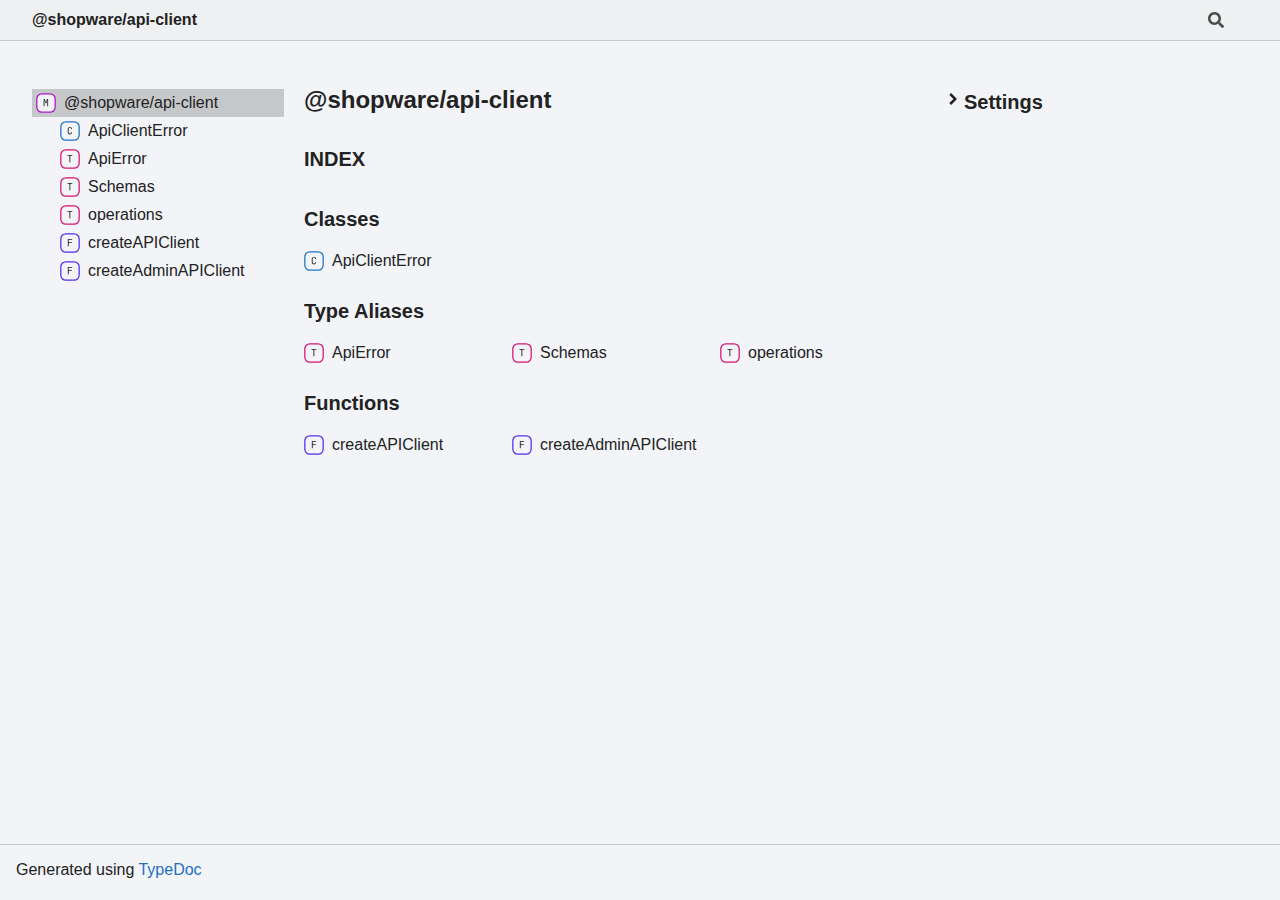
<file: modules.html>
<!DOCTYPE html><html class="default" lang="en"><head><meta charSet="utf-8"/><meta http-equiv="x-ua-compatible" content="IE=edge"/><title>@shopware/api-client</title><meta name="description" content="Documentation for @shopware/api-client"/><meta name="viewport" content="width=device-width, initial-scale=1"/><link rel="stylesheet" href="assets/style.css"/><link rel="stylesheet" href="assets/highlight.css"/><script defer src="assets/main.js"></script><script async src="assets/icons.js" id="tsd-icons-script"></script><script async src="assets/search.js" id="tsd-search-script"></script><script async src="assets/navigation.js" id="tsd-nav-script"></script></head><body><script>document.documentElement.dataset.theme = localStorage.getItem("tsd-theme") || "os";document.body.style.display="none";setTimeout(() => app?app.showPage():document.body.style.removeProperty("display"),500)</script><header class="tsd-page-toolbar"><div class="tsd-toolbar-contents container"><div class="table-cell" id="tsd-search" data-base="."><div class="field"><label for="tsd-search-field" class="tsd-widget tsd-toolbar-icon search no-caption"><svg width="16" height="16" viewBox="0 0 16 16" fill="none"><use href="assets/icons.svg#icon-search"></use></svg></label><input type="text" id="tsd-search-field" aria-label="Search"/></div><div class="field"><div id="tsd-toolbar-links"></div></div><ul class="results"><li class="state loading">Preparing search index...</li><li class="state failure">The search index is not available</li></ul><a href="index.html" class="title">@shopware/api-client</a></div><div class="table-cell" id="tsd-widgets"><a href="#" class="tsd-widget tsd-toolbar-icon menu no-caption" data-toggle="menu" aria-label="Menu"><svg width="16" height="16" viewBox="0 0 16 16" fill="none"><use href="assets/icons.svg#icon-menu"></use></svg></a></div></div></header><div class="container container-main"><div class="col-content"><div class="tsd-page-title"><h2>@shopware/api-client</h2></div><section class="tsd-panel-group tsd-index-group"><section class="tsd-panel tsd-index-panel"><h3 class="tsd-index-heading uppercase">Index</h3><section class="tsd-index-section"><h3 class="tsd-index-heading">Classes</h3><div class="tsd-index-list"><a href="classes/ApiClientError.html" class="tsd-index-link"><svg class="tsd-kind-icon" viewBox="0 0 24 24"><use href="assets/icons.svg#icon-128"></use></svg><span>Api<wbr/>Client<wbr/>Error</span></a>
</div></section><section class="tsd-index-section"><h3 class="tsd-index-heading">Type Aliases</h3><div class="tsd-index-list"><a href="types/ApiError.html" class="tsd-index-link"><svg class="tsd-kind-icon" viewBox="0 0 24 24"><use href="assets/icons.svg#icon-2097152"></use></svg><span>Api<wbr/>Error</span></a>
<a href="types/Schemas.html" class="tsd-index-link"><svg class="tsd-kind-icon" viewBox="0 0 24 24"><use href="assets/icons.svg#icon-2097152"></use></svg><span>Schemas</span></a>
<a href="types/operations.html" class="tsd-index-link"><svg class="tsd-kind-icon" viewBox="0 0 24 24"><use href="assets/icons.svg#icon-2097152"></use></svg><span>operations</span></a>
</div></section><section class="tsd-index-section"><h3 class="tsd-index-heading">Functions</h3><div class="tsd-index-list"><a href="functions/createAPIClient.html" class="tsd-index-link"><svg class="tsd-kind-icon" viewBox="0 0 24 24"><use href="assets/icons.svg#icon-64"></use></svg><span>createAPIClient</span></a>
<a href="functions/createAdminAPIClient.html" class="tsd-index-link"><svg class="tsd-kind-icon" viewBox="0 0 24 24"><use href="assets/icons.svg#icon-64"></use></svg><span>create<wbr/>AdminAPIClient</span></a>
</div></section></section></section></div><div class="col-sidebar"><div class="page-menu"><div class="tsd-navigation settings"><details class="tsd-index-accordion"><summary class="tsd-accordion-summary"><h3><svg width="20" height="20" viewBox="0 0 24 24" fill="none"><use href="assets/icons.svg#icon-chevronDown"></use></svg>Settings</h3></summary><div class="tsd-accordion-details"><div class="tsd-filter-visibility"><h4 class="uppercase">Member Visibility</h4><form><ul id="tsd-filter-options"><li class="tsd-filter-item"><label class="tsd-filter-input"><input type="checkbox" id="tsd-filter-protected" name="protected"/><svg width="32" height="32" viewBox="0 0 32 32" aria-hidden="true"><rect class="tsd-checkbox-background" width="30" height="30" x="1" y="1" rx="6" fill="none"></rect><path class="tsd-checkbox-checkmark" d="M8.35422 16.8214L13.2143 21.75L24.6458 10.25" stroke="none" stroke-width="3.5" stroke-linejoin="round" fill="none"></path></svg><span>Protected</span></label></li><li class="tsd-filter-item"><label class="tsd-filter-input"><input type="checkbox" id="tsd-filter-private" name="private"/><svg width="32" height="32" viewBox="0 0 32 32" aria-hidden="true"><rect class="tsd-checkbox-background" width="30" height="30" x="1" y="1" rx="6" fill="none"></rect><path class="tsd-checkbox-checkmark" d="M8.35422 16.8214L13.2143 21.75L24.6458 10.25" stroke="none" stroke-width="3.5" stroke-linejoin="round" fill="none"></path></svg><span>Private</span></label></li><li class="tsd-filter-item"><label class="tsd-filter-input"><input type="checkbox" id="tsd-filter-inherited" name="inherited" checked/><svg width="32" height="32" viewBox="0 0 32 32" aria-hidden="true"><rect class="tsd-checkbox-background" width="30" height="30" x="1" y="1" rx="6" fill="none"></rect><path class="tsd-checkbox-checkmark" d="M8.35422 16.8214L13.2143 21.75L24.6458 10.25" stroke="none" stroke-width="3.5" stroke-linejoin="round" fill="none"></path></svg><span>Inherited</span></label></li><li class="tsd-filter-item"><label class="tsd-filter-input"><input type="checkbox" id="tsd-filter-external" name="external"/><svg width="32" height="32" viewBox="0 0 32 32" aria-hidden="true"><rect class="tsd-checkbox-background" width="30" height="30" x="1" y="1" rx="6" fill="none"></rect><path class="tsd-checkbox-checkmark" d="M8.35422 16.8214L13.2143 21.75L24.6458 10.25" stroke="none" stroke-width="3.5" stroke-linejoin="round" fill="none"></path></svg><span>External</span></label></li></ul></form></div><div class="tsd-theme-toggle"><h4 class="uppercase">Theme</h4><select id="tsd-theme"><option value="os">OS</option><option value="light">Light</option><option value="dark">Dark</option></select></div></div></details></div></div><div class="site-menu"><nav class="tsd-navigation"><a href="modules.html" class="current"><svg class="tsd-kind-icon" viewBox="0 0 24 24"><use href="assets/icons.svg#icon-1"></use></svg><span>@shopware/api-client</span></a><ul class="tsd-small-nested-navigation" id="tsd-nav-container" data-base="."><li>Loading...</li></ul></nav></div></div></div><footer><p class="tsd-generator">Generated using <a href="https://typedoc.org/" target="_blank">TypeDoc</a></p></footer><div class="overlay"></div></body></html>
</file>
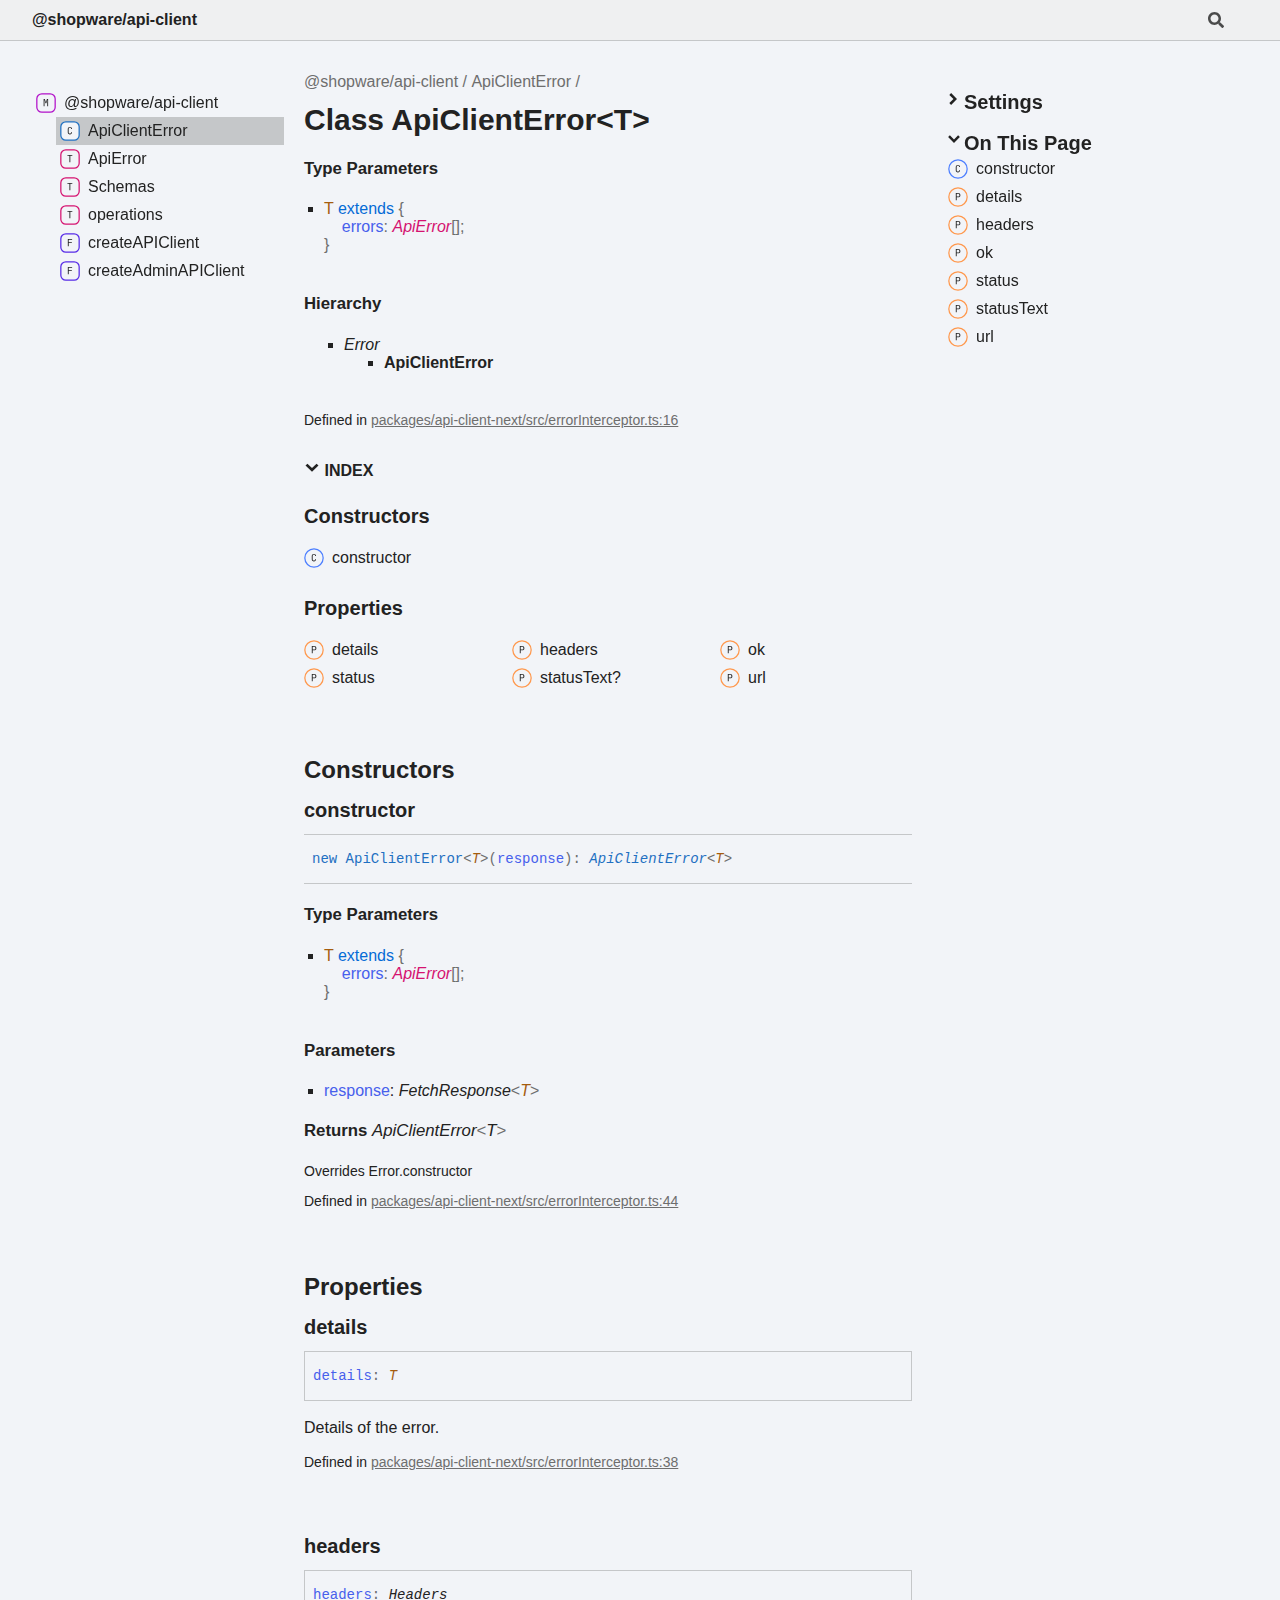
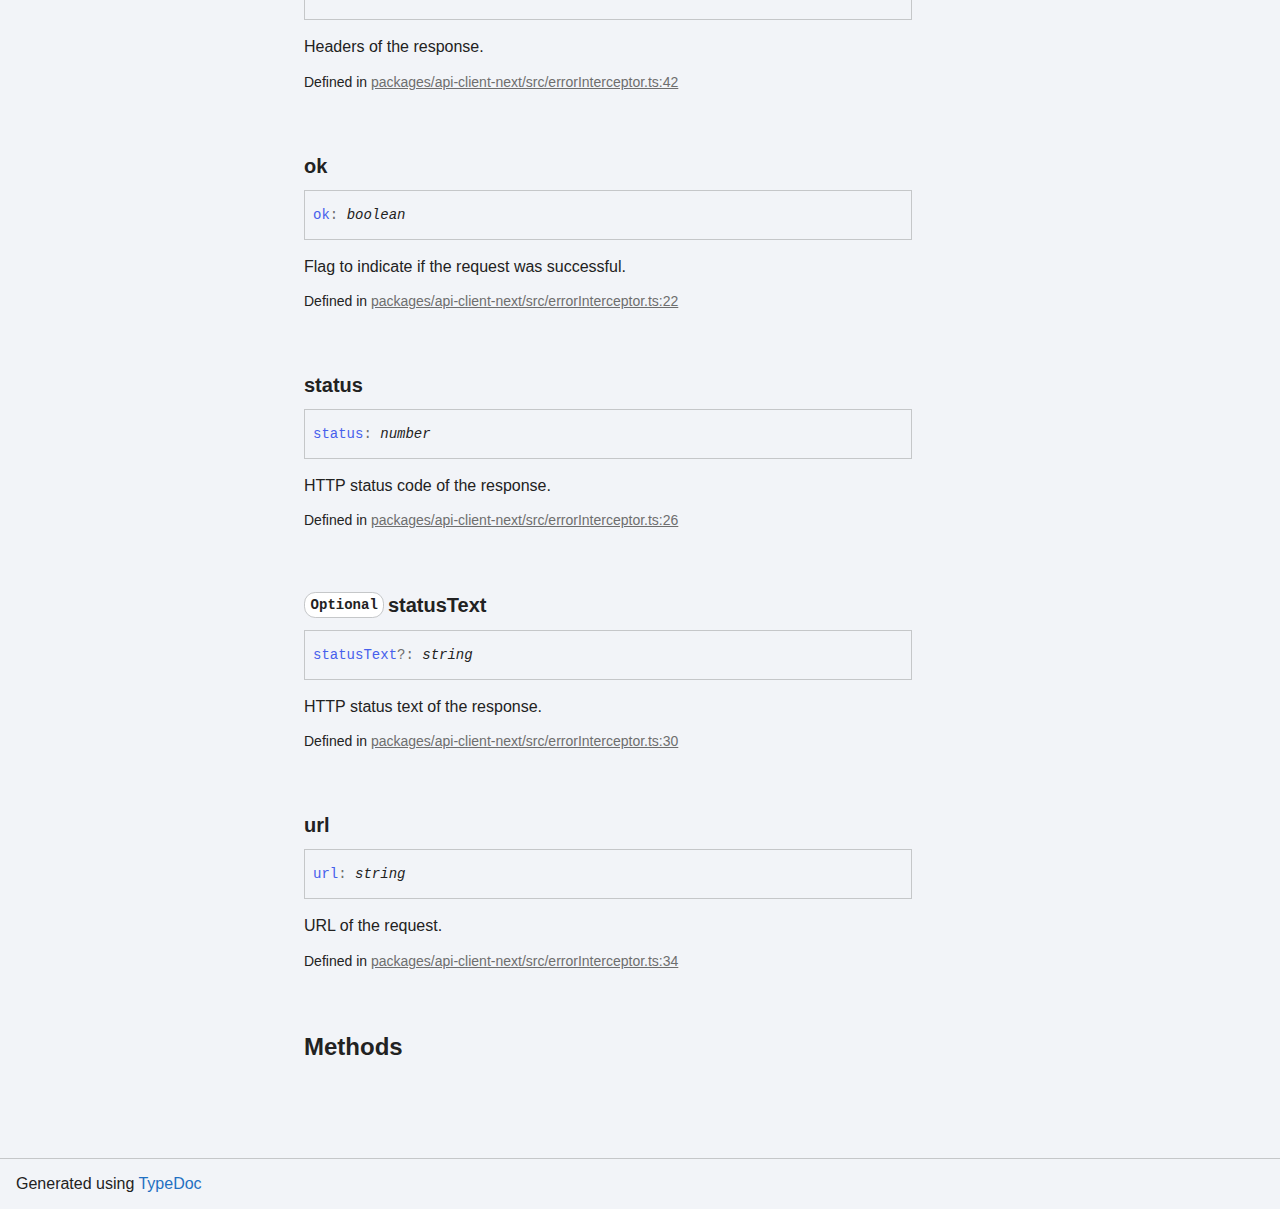
<file: classes/ApiClientError.html>
<!DOCTYPE html><html class="default" lang="en"><head><meta charSet="utf-8"/><meta http-equiv="x-ua-compatible" content="IE=edge"/><title>ApiClientError | @shopware/api-client</title><meta name="description" content="Documentation for @shopware/api-client"/><meta name="viewport" content="width=device-width, initial-scale=1"/><link rel="stylesheet" href="../assets/style.css"/><link rel="stylesheet" href="../assets/highlight.css"/><script defer src="../assets/main.js"></script><script async src="../assets/icons.js" id="tsd-icons-script"></script><script async src="../assets/search.js" id="tsd-search-script"></script><script async src="../assets/navigation.js" id="tsd-nav-script"></script></head><body><script>document.documentElement.dataset.theme = localStorage.getItem("tsd-theme") || "os";document.body.style.display="none";setTimeout(() => app?app.showPage():document.body.style.removeProperty("display"),500)</script><header class="tsd-page-toolbar"><div class="tsd-toolbar-contents container"><div class="table-cell" id="tsd-search" data-base=".."><div class="field"><label for="tsd-search-field" class="tsd-widget tsd-toolbar-icon search no-caption"><svg width="16" height="16" viewBox="0 0 16 16" fill="none"><use href="../assets/icons.svg#icon-search"></use></svg></label><input type="text" id="tsd-search-field" aria-label="Search"/></div><div class="field"><div id="tsd-toolbar-links"></div></div><ul class="results"><li class="state loading">Preparing search index...</li><li class="state failure">The search index is not available</li></ul><a href="../index.html" class="title">@shopware/api-client</a></div><div class="table-cell" id="tsd-widgets"><a href="#" class="tsd-widget tsd-toolbar-icon menu no-caption" data-toggle="menu" aria-label="Menu"><svg width="16" height="16" viewBox="0 0 16 16" fill="none"><use href="../assets/icons.svg#icon-menu"></use></svg></a></div></div></header><div class="container container-main"><div class="col-content"><div class="tsd-page-title"><ul class="tsd-breadcrumb"><li><a href="../modules.html">@shopware/api-client</a></li><li><a href="ApiClientError.html">ApiClientError</a></li></ul><h1>Class ApiClientError&lt;T&gt;</h1></div> <section class="tsd-panel"><h4>Type Parameters</h4><ul class="tsd-type-parameter-list"><li><span><a id="T" class="tsd-anchor"></a><span class="tsd-kind-type-parameter">T</span><span class="tsd-signature-keyword"> extends </span><span class="tsd-signature-symbol">{ </span><br/><span>    </span><span class="tsd-kind-property">errors</span><span class="tsd-signature-symbol">: </span><a href="../types/ApiError.html" class="tsd-signature-type tsd-kind-type-alias">ApiError</a><span class="tsd-signature-symbol">[]</span><span class="tsd-signature-symbol">; </span><br/><span class="tsd-signature-symbol">}</span></span></li></ul></section> <section class="tsd-panel tsd-hierarchy"><h4>Hierarchy</h4><ul class="tsd-hierarchy"><li><span class="tsd-signature-type">Error</span><ul class="tsd-hierarchy"><li><span class="target">ApiClientError</span></li></ul></li></ul></section><aside class="tsd-sources"><ul><li>Defined in <a href="https://github.com/shopware/frontends/blob/3a701a564f463352abeca765cc3e0afa7fcdffc4/packages/api-client-next/src/errorInterceptor.ts#L16">packages/api-client-next/src/errorInterceptor.ts:16</a></li></ul></aside><section class="tsd-panel-group tsd-index-group"><section class="tsd-panel tsd-index-panel"><details class="tsd-index-content tsd-index-accordion" open><summary class="tsd-accordion-summary tsd-index-summary"><h5 class="tsd-index-heading uppercase" role="button" aria-expanded="false" tabIndex="0"><svg width="16" height="16" viewBox="0 0 16 16" fill="none"><use href="../assets/icons.svg#icon-chevronSmall"></use></svg> Index</h5></summary><div class="tsd-accordion-details"><section class="tsd-index-section"><h3 class="tsd-index-heading">Constructors</h3><div class="tsd-index-list"><a href="ApiClientError.html#constructor" class="tsd-index-link"><svg class="tsd-kind-icon" viewBox="0 0 24 24"><use href="../assets/icons.svg#icon-512"></use></svg><span>constructor</span></a>
</div></section><section class="tsd-index-section"><h3 class="tsd-index-heading">Properties</h3><div class="tsd-index-list"><a href="ApiClientError.html#details" class="tsd-index-link"><svg class="tsd-kind-icon" viewBox="0 0 24 24"><use href="../assets/icons.svg#icon-1024"></use></svg><span>details</span></a>
<a href="ApiClientError.html#headers" class="tsd-index-link"><svg class="tsd-kind-icon" viewBox="0 0 24 24"><use href="../assets/icons.svg#icon-1024"></use></svg><span>headers</span></a>
<a href="ApiClientError.html#message" class="tsd-index-link tsd-is-inherited tsd-is-external"><svg class="tsd-kind-icon" viewBox="0 0 24 24"><use href="../assets/icons.svg#icon-1024"></use></svg><span>message</span></a>
<a href="ApiClientError.html#name" class="tsd-index-link tsd-is-inherited tsd-is-external"><svg class="tsd-kind-icon" viewBox="0 0 24 24"><use href="../assets/icons.svg#icon-1024"></use></svg><span>name</span></a>
<a href="ApiClientError.html#ok" class="tsd-index-link"><svg class="tsd-kind-icon" viewBox="0 0 24 24"><use href="../assets/icons.svg#icon-1024"></use></svg><span>ok</span></a>
<a href="ApiClientError.html#stack" class="tsd-index-link tsd-is-inherited tsd-is-external"><svg class="tsd-kind-icon" viewBox="0 0 24 24"><use href="../assets/icons.svg#icon-1024"></use></svg><span>stack?</span></a>
<a href="ApiClientError.html#status" class="tsd-index-link"><svg class="tsd-kind-icon" viewBox="0 0 24 24"><use href="../assets/icons.svg#icon-1024"></use></svg><span>status</span></a>
<a href="ApiClientError.html#statusText" class="tsd-index-link"><svg class="tsd-kind-icon" viewBox="0 0 24 24"><use href="../assets/icons.svg#icon-1024"></use></svg><span>status<wbr/>Text?</span></a>
<a href="ApiClientError.html#url" class="tsd-index-link"><svg class="tsd-kind-icon" viewBox="0 0 24 24"><use href="../assets/icons.svg#icon-1024"></use></svg><span>url</span></a>
<a href="ApiClientError.html#prepareStackTrace" class="tsd-index-link tsd-is-inherited tsd-is-external"><svg class="tsd-kind-icon" viewBox="0 0 24 24"><use href="../assets/icons.svg#icon-1024"></use></svg><span>prepare<wbr/>Stack<wbr/>Trace?</span></a>
<a href="ApiClientError.html#stackTraceLimit" class="tsd-index-link tsd-is-inherited tsd-is-external"><svg class="tsd-kind-icon" viewBox="0 0 24 24"><use href="../assets/icons.svg#icon-1024"></use></svg><span>stack<wbr/>Trace<wbr/>Limit</span></a>
</div></section><section class="tsd-index-section"><h3 class="tsd-index-heading">Methods</h3><div class="tsd-index-list"><a href="ApiClientError.html#captureStackTrace" class="tsd-index-link tsd-is-inherited tsd-is-external"><svg class="tsd-kind-icon" viewBox="0 0 24 24"><use href="../assets/icons.svg#icon-2048"></use></svg><span>capture<wbr/>Stack<wbr/>Trace</span></a>
</div></section></div></details></section></section><section class="tsd-panel-group tsd-member-group"><h2>Constructors</h2><section class="tsd-panel tsd-member"><a id="constructor" class="tsd-anchor"></a><h3 class="tsd-anchor-link"><span>constructor</span><a href="#constructor" aria-label="Permalink" class="tsd-anchor-icon"><svg viewBox="0 0 24 24"><use href="../assets/icons.svg#icon-anchor"></use></svg></a></h3><ul class="tsd-signatures"><li class="tsd-signature tsd-anchor-link"><a id="constructor.new_ApiClientError" class="tsd-anchor"></a><span class="tsd-kind-constructor-signature">new <wbr/>Api<wbr/>Client<wbr/>Error</span><span class="tsd-signature-symbol">&lt;</span><a class="tsd-signature-type tsd-kind-type-parameter" href="ApiClientError.html#constructor.new_ApiClientError.T-1">T</a><span class="tsd-signature-symbol">&gt;</span><span class="tsd-signature-symbol">(</span><span class="tsd-kind-parameter">response</span><span class="tsd-signature-symbol">)</span><span class="tsd-signature-symbol">: </span><a href="ApiClientError.html" class="tsd-signature-type tsd-kind-class">ApiClientError</a><span class="tsd-signature-symbol">&lt;</span><a class="tsd-signature-type tsd-kind-type-parameter" href="ApiClientError.html#constructor.new_ApiClientError.T-1">T</a><span class="tsd-signature-symbol">&gt;</span><a href="#constructor.new_ApiClientError" aria-label="Permalink" class="tsd-anchor-icon"><svg viewBox="0 0 24 24"><use href="../assets/icons.svg#icon-anchor"></use></svg></a></li><li class="tsd-description"><section class="tsd-panel"><h4>Type Parameters</h4><ul class="tsd-type-parameter-list"><li><span><a id="constructor.new_ApiClientError.T-1" class="tsd-anchor"></a><span class="tsd-kind-type-parameter">T</span><span class="tsd-signature-keyword"> extends </span><span class="tsd-signature-symbol">{ </span><br/><span>    </span><span class="tsd-kind-property">errors</span><span class="tsd-signature-symbol">: </span><a href="../types/ApiError.html" class="tsd-signature-type tsd-kind-type-alias">ApiError</a><span class="tsd-signature-symbol">[]</span><span class="tsd-signature-symbol">; </span><br/><span class="tsd-signature-symbol">}</span></span></li></ul></section><div class="tsd-parameters"><h4 class="tsd-parameters-title">Parameters</h4><ul class="tsd-parameter-list"><li><span><span class="tsd-kind-parameter">response</span>: <span class="tsd-signature-type">FetchResponse</span><span class="tsd-signature-symbol">&lt;</span><a class="tsd-signature-type tsd-kind-type-parameter" href="ApiClientError.html#constructor.new_ApiClientError.T-1">T</a><span class="tsd-signature-symbol">&gt;</span></span></li></ul></div><h4 class="tsd-returns-title">Returns <a href="ApiClientError.html" class="tsd-signature-type tsd-kind-class">ApiClientError</a><span class="tsd-signature-symbol">&lt;</span><a class="tsd-signature-type tsd-kind-type-parameter" href="ApiClientError.html#constructor.new_ApiClientError.T-1">T</a><span class="tsd-signature-symbol">&gt;</span></h4><aside class="tsd-sources"><p>Overrides Error.constructor</p><ul><li>Defined in <a href="https://github.com/shopware/frontends/blob/3a701a564f463352abeca765cc3e0afa7fcdffc4/packages/api-client-next/src/errorInterceptor.ts#L44">packages/api-client-next/src/errorInterceptor.ts:44</a></li></ul></aside></li></ul></section></section><section class="tsd-panel-group tsd-member-group"><h2>Properties</h2><section class="tsd-panel tsd-member"><a id="details" class="tsd-anchor"></a><h3 class="tsd-anchor-link"><span>details</span><a href="#details" aria-label="Permalink" class="tsd-anchor-icon"><svg viewBox="0 0 24 24"><use href="../assets/icons.svg#icon-anchor"></use></svg></a></h3><div class="tsd-signature"><span class="tsd-kind-property">details</span><span class="tsd-signature-symbol">:</span> <a class="tsd-signature-type tsd-kind-type-parameter" href="ApiClientError.html#constructor.new_ApiClientError.T-1">T</a></div><div class="tsd-comment tsd-typography"><p>Details of the error.</p>
</div><div class="tsd-comment tsd-typography"></div><aside class="tsd-sources"><ul><li>Defined in <a href="https://github.com/shopware/frontends/blob/3a701a564f463352abeca765cc3e0afa7fcdffc4/packages/api-client-next/src/errorInterceptor.ts#L38">packages/api-client-next/src/errorInterceptor.ts:38</a></li></ul></aside></section><section class="tsd-panel tsd-member"><a id="headers" class="tsd-anchor"></a><h3 class="tsd-anchor-link"><span>headers</span><a href="#headers" aria-label="Permalink" class="tsd-anchor-icon"><svg viewBox="0 0 24 24"><use href="../assets/icons.svg#icon-anchor"></use></svg></a></h3><div class="tsd-signature"><span class="tsd-kind-property">headers</span><span class="tsd-signature-symbol">:</span> <span class="tsd-signature-type">Headers</span></div><div class="tsd-comment tsd-typography"><p>Headers of the response.</p>
</div><div class="tsd-comment tsd-typography"></div><aside class="tsd-sources"><ul><li>Defined in <a href="https://github.com/shopware/frontends/blob/3a701a564f463352abeca765cc3e0afa7fcdffc4/packages/api-client-next/src/errorInterceptor.ts#L42">packages/api-client-next/src/errorInterceptor.ts:42</a></li></ul></aside></section><section class="tsd-panel tsd-member tsd-is-inherited tsd-is-external"><a id="message" class="tsd-anchor"></a><h3 class="tsd-anchor-link"><span>message</span><a href="#message" aria-label="Permalink" class="tsd-anchor-icon"><svg viewBox="0 0 24 24"><use href="../assets/icons.svg#icon-anchor"></use></svg></a></h3><div class="tsd-signature"><span class="tsd-kind-property">message</span><span class="tsd-signature-symbol">:</span> <span class="tsd-signature-type">string</span></div><aside class="tsd-sources"><p>Inherited from Error.message</p><ul><li>Defined in node_modules/.pnpm/typescript@5.4.5/node_modules/typescript/lib/lib.es5.d.ts:1077</li></ul></aside></section><section class="tsd-panel tsd-member tsd-is-inherited tsd-is-external"><a id="name" class="tsd-anchor"></a><h3 class="tsd-anchor-link"><span>name</span><a href="#name" aria-label="Permalink" class="tsd-anchor-icon"><svg viewBox="0 0 24 24"><use href="../assets/icons.svg#icon-anchor"></use></svg></a></h3><div class="tsd-signature"><span class="tsd-kind-property">name</span><span class="tsd-signature-symbol">:</span> <span class="tsd-signature-type">string</span></div><aside class="tsd-sources"><p>Inherited from Error.name</p><ul><li>Defined in node_modules/.pnpm/typescript@5.4.5/node_modules/typescript/lib/lib.es5.d.ts:1076</li></ul></aside></section><section class="tsd-panel tsd-member"><a id="ok" class="tsd-anchor"></a><h3 class="tsd-anchor-link"><span>ok</span><a href="#ok" aria-label="Permalink" class="tsd-anchor-icon"><svg viewBox="0 0 24 24"><use href="../assets/icons.svg#icon-anchor"></use></svg></a></h3><div class="tsd-signature"><span class="tsd-kind-property">ok</span><span class="tsd-signature-symbol">:</span> <span class="tsd-signature-type">boolean</span></div><div class="tsd-comment tsd-typography"><p>Flag to indicate if the request was successful.</p>
</div><div class="tsd-comment tsd-typography"></div><aside class="tsd-sources"><ul><li>Defined in <a href="https://github.com/shopware/frontends/blob/3a701a564f463352abeca765cc3e0afa7fcdffc4/packages/api-client-next/src/errorInterceptor.ts#L22">packages/api-client-next/src/errorInterceptor.ts:22</a></li></ul></aside></section><section class="tsd-panel tsd-member tsd-is-inherited tsd-is-external"><a id="stack" class="tsd-anchor"></a><h3 class="tsd-anchor-link"><code class="tsd-tag ts-flagOptional">Optional</code> <span>stack</span><a href="#stack" aria-label="Permalink" class="tsd-anchor-icon"><svg viewBox="0 0 24 24"><use href="../assets/icons.svg#icon-anchor"></use></svg></a></h3><div class="tsd-signature"><span class="tsd-kind-property">stack</span><span class="tsd-signature-symbol">?:</span> <span class="tsd-signature-type">string</span></div><aside class="tsd-sources"><p>Inherited from Error.stack</p><ul><li>Defined in node_modules/.pnpm/typescript@5.4.5/node_modules/typescript/lib/lib.es5.d.ts:1078</li></ul></aside></section><section class="tsd-panel tsd-member"><a id="status" class="tsd-anchor"></a><h3 class="tsd-anchor-link"><span>status</span><a href="#status" aria-label="Permalink" class="tsd-anchor-icon"><svg viewBox="0 0 24 24"><use href="../assets/icons.svg#icon-anchor"></use></svg></a></h3><div class="tsd-signature"><span class="tsd-kind-property">status</span><span class="tsd-signature-symbol">:</span> <span class="tsd-signature-type">number</span></div><div class="tsd-comment tsd-typography"><p>HTTP status code of the response.</p>
</div><div class="tsd-comment tsd-typography"></div><aside class="tsd-sources"><ul><li>Defined in <a href="https://github.com/shopware/frontends/blob/3a701a564f463352abeca765cc3e0afa7fcdffc4/packages/api-client-next/src/errorInterceptor.ts#L26">packages/api-client-next/src/errorInterceptor.ts:26</a></li></ul></aside></section><section class="tsd-panel tsd-member"><a id="statusText" class="tsd-anchor"></a><h3 class="tsd-anchor-link"><code class="tsd-tag ts-flagOptional">Optional</code> <span>status<wbr/>Text</span><a href="#statusText" aria-label="Permalink" class="tsd-anchor-icon"><svg viewBox="0 0 24 24"><use href="../assets/icons.svg#icon-anchor"></use></svg></a></h3><div class="tsd-signature"><span class="tsd-kind-property">status<wbr/>Text</span><span class="tsd-signature-symbol">?:</span> <span class="tsd-signature-type">string</span></div><div class="tsd-comment tsd-typography"><p>HTTP status text of the response.</p>
</div><div class="tsd-comment tsd-typography"></div><aside class="tsd-sources"><ul><li>Defined in <a href="https://github.com/shopware/frontends/blob/3a701a564f463352abeca765cc3e0afa7fcdffc4/packages/api-client-next/src/errorInterceptor.ts#L30">packages/api-client-next/src/errorInterceptor.ts:30</a></li></ul></aside></section><section class="tsd-panel tsd-member"><a id="url" class="tsd-anchor"></a><h3 class="tsd-anchor-link"><span>url</span><a href="#url" aria-label="Permalink" class="tsd-anchor-icon"><svg viewBox="0 0 24 24"><use href="../assets/icons.svg#icon-anchor"></use></svg></a></h3><div class="tsd-signature"><span class="tsd-kind-property">url</span><span class="tsd-signature-symbol">:</span> <span class="tsd-signature-type">string</span></div><div class="tsd-comment tsd-typography"><p>URL of the request.</p>
</div><div class="tsd-comment tsd-typography"></div><aside class="tsd-sources"><ul><li>Defined in <a href="https://github.com/shopware/frontends/blob/3a701a564f463352abeca765cc3e0afa7fcdffc4/packages/api-client-next/src/errorInterceptor.ts#L34">packages/api-client-next/src/errorInterceptor.ts:34</a></li></ul></aside></section><section class="tsd-panel tsd-member tsd-is-inherited tsd-is-external"><a id="prepareStackTrace" class="tsd-anchor"></a><h3 class="tsd-anchor-link"><code class="tsd-tag ts-flagStatic">Static</code> <code class="tsd-tag ts-flagOptional">Optional</code> <span>prepare<wbr/>Stack<wbr/>Trace</span><a href="#prepareStackTrace" aria-label="Permalink" class="tsd-anchor-icon"><svg viewBox="0 0 24 24"><use href="../assets/icons.svg#icon-anchor"></use></svg></a></h3><div class="tsd-signature"><span class="tsd-kind-property">prepare<wbr/>Stack<wbr/>Trace</span><span class="tsd-signature-symbol">?:</span> <span class="tsd-signature-symbol">(</span><span class="tsd-signature-symbol">(</span><span class="tsd-kind-parameter">err</span>, <span class="tsd-kind-parameter">stackTraces</span><span class="tsd-signature-symbol">)</span><span class="tsd-signature-symbol"> =&gt; </span><span class="tsd-signature-type">any</span><span class="tsd-signature-symbol">)</span></div><div class="tsd-comment tsd-typography"><p>Optional override for formatting stack traces</p>
</div><div class="tsd-type-declaration"><h4>Type declaration</h4><ul class="tsd-parameters"><li class="tsd-parameter-signature"><ul class="tsd-signatures tsd-is-external"><li class="tsd-signature" id="prepareStackTrace.__type.__type-1"><span class="tsd-signature-symbol">(</span><span class="tsd-kind-parameter">err</span>, <span class="tsd-kind-parameter">stackTraces</span><span class="tsd-signature-symbol">)</span><span class="tsd-signature-symbol">: </span><span class="tsd-signature-type">any</span></li><li class="tsd-description"><div class="tsd-parameters"><h4 class="tsd-parameters-title">Parameters</h4><ul class="tsd-parameter-list"><li><span><span class="tsd-kind-parameter">err</span>: <span class="tsd-signature-type">Error</span></span></li><li><span><span class="tsd-kind-parameter">stackTraces</span>: <span class="tsd-signature-type">CallSite</span><span class="tsd-signature-symbol">[]</span></span></li></ul></div><h4 class="tsd-returns-title">Returns <span class="tsd-signature-type">any</span></h4></li></ul></li></ul></div><div class="tsd-comment tsd-typography"><h4>See</h4><p><a href="https://v8.dev/docs/stack-trace-api#customizing-stack-traces">https://v8.dev/docs/stack-trace-api#customizing-stack-traces</a></p>
</div><aside class="tsd-sources"><p>Inherited from Error.prepareStackTrace</p><ul><li>Defined in node_modules/.pnpm/@types+node@20.11.17/node_modules/@types/node/globals.d.ts:28</li></ul></aside></section><section class="tsd-panel tsd-member tsd-is-inherited tsd-is-external"><a id="stackTraceLimit" class="tsd-anchor"></a><h3 class="tsd-anchor-link"><code class="tsd-tag ts-flagStatic">Static</code> <span>stack<wbr/>Trace<wbr/>Limit</span><a href="#stackTraceLimit" aria-label="Permalink" class="tsd-anchor-icon"><svg viewBox="0 0 24 24"><use href="../assets/icons.svg#icon-anchor"></use></svg></a></h3><div class="tsd-signature"><span class="tsd-kind-property">stack<wbr/>Trace<wbr/>Limit</span><span class="tsd-signature-symbol">:</span> <span class="tsd-signature-type">number</span></div><aside class="tsd-sources"><p>Inherited from Error.stackTraceLimit</p><ul><li>Defined in node_modules/.pnpm/@types+node@20.11.17/node_modules/@types/node/globals.d.ts:30</li></ul></aside></section></section><section class="tsd-panel-group tsd-member-group"><h2>Methods</h2><section class="tsd-panel tsd-member tsd-is-inherited tsd-is-external"><a id="captureStackTrace" class="tsd-anchor"></a><h3 class="tsd-anchor-link"><code class="tsd-tag ts-flagStatic">Static</code> <span>capture<wbr/>Stack<wbr/>Trace</span><a href="#captureStackTrace" aria-label="Permalink" class="tsd-anchor-icon"><svg viewBox="0 0 24 24"><use href="../assets/icons.svg#icon-anchor"></use></svg></a></h3><ul class="tsd-signatures tsd-is-inherited tsd-is-external"><li class="tsd-signature tsd-anchor-link"><a id="captureStackTrace.captureStackTrace-1" class="tsd-anchor"></a><span class="tsd-kind-call-signature">capture<wbr/>Stack<wbr/>Trace</span><span class="tsd-signature-symbol">(</span><span class="tsd-kind-parameter">targetObject</span>, <span class="tsd-kind-parameter">constructorOpt</span><span class="tsd-signature-symbol">?</span><span class="tsd-signature-symbol">)</span><span class="tsd-signature-symbol">: </span><span class="tsd-signature-type">void</span><a href="#captureStackTrace.captureStackTrace-1" aria-label="Permalink" class="tsd-anchor-icon"><svg viewBox="0 0 24 24"><use href="../assets/icons.svg#icon-anchor"></use></svg></a></li><li class="tsd-description"><div class="tsd-comment tsd-typography"><p>Create .stack property on a target object</p>
</div><div class="tsd-parameters"><h4 class="tsd-parameters-title">Parameters</h4><ul class="tsd-parameter-list"><li><span><span class="tsd-kind-parameter">targetObject</span>: <span class="tsd-signature-type">object</span></span></li><li><span><code class="tsd-tag ts-flagOptional">Optional</code> <span class="tsd-kind-parameter">constructorOpt</span>: <span class="tsd-signature-type">Function</span></span></li></ul></div><h4 class="tsd-returns-title">Returns <span class="tsd-signature-type">void</span></h4><div class="tsd-comment tsd-typography"></div><aside class="tsd-sources"><p>Inherited from Error.captureStackTrace</p><ul><li>Defined in node_modules/.pnpm/@types+node@20.11.17/node_modules/@types/node/globals.d.ts:21</li></ul></aside></li></ul></section></section></div><div class="col-sidebar"><div class="page-menu"><div class="tsd-navigation settings"><details class="tsd-index-accordion"><summary class="tsd-accordion-summary"><h3><svg width="20" height="20" viewBox="0 0 24 24" fill="none"><use href="../assets/icons.svg#icon-chevronDown"></use></svg>Settings</h3></summary><div class="tsd-accordion-details"><div class="tsd-filter-visibility"><h4 class="uppercase">Member Visibility</h4><form><ul id="tsd-filter-options"><li class="tsd-filter-item"><label class="tsd-filter-input"><input type="checkbox" id="tsd-filter-protected" name="protected"/><svg width="32" height="32" viewBox="0 0 32 32" aria-hidden="true"><rect class="tsd-checkbox-background" width="30" height="30" x="1" y="1" rx="6" fill="none"></rect><path class="tsd-checkbox-checkmark" d="M8.35422 16.8214L13.2143 21.75L24.6458 10.25" stroke="none" stroke-width="3.5" stroke-linejoin="round" fill="none"></path></svg><span>Protected</span></label></li><li class="tsd-filter-item"><label class="tsd-filter-input"><input type="checkbox" id="tsd-filter-private" name="private"/><svg width="32" height="32" viewBox="0 0 32 32" aria-hidden="true"><rect class="tsd-checkbox-background" width="30" height="30" x="1" y="1" rx="6" fill="none"></rect><path class="tsd-checkbox-checkmark" d="M8.35422 16.8214L13.2143 21.75L24.6458 10.25" stroke="none" stroke-width="3.5" stroke-linejoin="round" fill="none"></path></svg><span>Private</span></label></li><li class="tsd-filter-item"><label class="tsd-filter-input"><input type="checkbox" id="tsd-filter-inherited" name="inherited" checked/><svg width="32" height="32" viewBox="0 0 32 32" aria-hidden="true"><rect class="tsd-checkbox-background" width="30" height="30" x="1" y="1" rx="6" fill="none"></rect><path class="tsd-checkbox-checkmark" d="M8.35422 16.8214L13.2143 21.75L24.6458 10.25" stroke="none" stroke-width="3.5" stroke-linejoin="round" fill="none"></path></svg><span>Inherited</span></label></li><li class="tsd-filter-item"><label class="tsd-filter-input"><input type="checkbox" id="tsd-filter-external" name="external"/><svg width="32" height="32" viewBox="0 0 32 32" aria-hidden="true"><rect class="tsd-checkbox-background" width="30" height="30" x="1" y="1" rx="6" fill="none"></rect><path class="tsd-checkbox-checkmark" d="M8.35422 16.8214L13.2143 21.75L24.6458 10.25" stroke="none" stroke-width="3.5" stroke-linejoin="round" fill="none"></path></svg><span>External</span></label></li></ul></form></div><div class="tsd-theme-toggle"><h4 class="uppercase">Theme</h4><select id="tsd-theme"><option value="os">OS</option><option value="light">Light</option><option value="dark">Dark</option></select></div></div></details></div><details open class="tsd-index-accordion tsd-page-navigation"><summary class="tsd-accordion-summary"><h3><svg width="20" height="20" viewBox="0 0 24 24" fill="none"><use href="../assets/icons.svg#icon-chevronDown"></use></svg>On This Page</h3></summary><div class="tsd-accordion-details"><a href="#constructor" class=""><svg class="tsd-kind-icon" viewBox="0 0 24 24"><use href="../assets/icons.svg#icon-512"></use></svg><span>constructor</span></a><a href="#details" class=""><svg class="tsd-kind-icon" viewBox="0 0 24 24"><use href="../assets/icons.svg#icon-1024"></use></svg><span>details</span></a><a href="#headers" class=""><svg class="tsd-kind-icon" viewBox="0 0 24 24"><use href="../assets/icons.svg#icon-1024"></use></svg><span>headers</span></a><a href="#message" class="tsd-is-inherited tsd-is-external"><svg class="tsd-kind-icon" viewBox="0 0 24 24"><use href="../assets/icons.svg#icon-1024"></use></svg><span>message</span></a><a href="#name" class="tsd-is-inherited tsd-is-external"><svg class="tsd-kind-icon" viewBox="0 0 24 24"><use href="../assets/icons.svg#icon-1024"></use></svg><span>name</span></a><a href="#ok" class=""><svg class="tsd-kind-icon" viewBox="0 0 24 24"><use href="../assets/icons.svg#icon-1024"></use></svg><span>ok</span></a><a href="#stack" class="tsd-is-inherited tsd-is-external"><svg class="tsd-kind-icon" viewBox="0 0 24 24"><use href="../assets/icons.svg#icon-1024"></use></svg><span>stack</span></a><a href="#status" class=""><svg class="tsd-kind-icon" viewBox="0 0 24 24"><use href="../assets/icons.svg#icon-1024"></use></svg><span>status</span></a><a href="#statusText" class=""><svg class="tsd-kind-icon" viewBox="0 0 24 24"><use href="../assets/icons.svg#icon-1024"></use></svg><span>status<wbr/>Text</span></a><a href="#url" class=""><svg class="tsd-kind-icon" viewBox="0 0 24 24"><use href="../assets/icons.svg#icon-1024"></use></svg><span>url</span></a><a href="#prepareStackTrace" class="tsd-is-inherited tsd-is-external"><svg class="tsd-kind-icon" viewBox="0 0 24 24"><use href="../assets/icons.svg#icon-1024"></use></svg><span>prepare<wbr/>Stack<wbr/>Trace</span></a><a href="#stackTraceLimit" class="tsd-is-inherited tsd-is-external"><svg class="tsd-kind-icon" viewBox="0 0 24 24"><use href="../assets/icons.svg#icon-1024"></use></svg><span>stack<wbr/>Trace<wbr/>Limit</span></a><a href="#captureStackTrace" class="tsd-is-inherited tsd-is-external"><svg class="tsd-kind-icon" viewBox="0 0 24 24"><use href="../assets/icons.svg#icon-2048"></use></svg><span>capture<wbr/>Stack<wbr/>Trace</span></a></div></details></div><div class="site-menu"><nav class="tsd-navigation"><a href="../modules.html"><svg class="tsd-kind-icon" viewBox="0 0 24 24"><use href="../assets/icons.svg#icon-1"></use></svg><span>@shopware/api-client</span></a><ul class="tsd-small-nested-navigation" id="tsd-nav-container" data-base=".."><li>Loading...</li></ul></nav></div></div></div><footer><p class="tsd-generator">Generated using <a href="https://typedoc.org/" target="_blank">TypeDoc</a></p></footer><div class="overlay"></div></body></html>
</file>
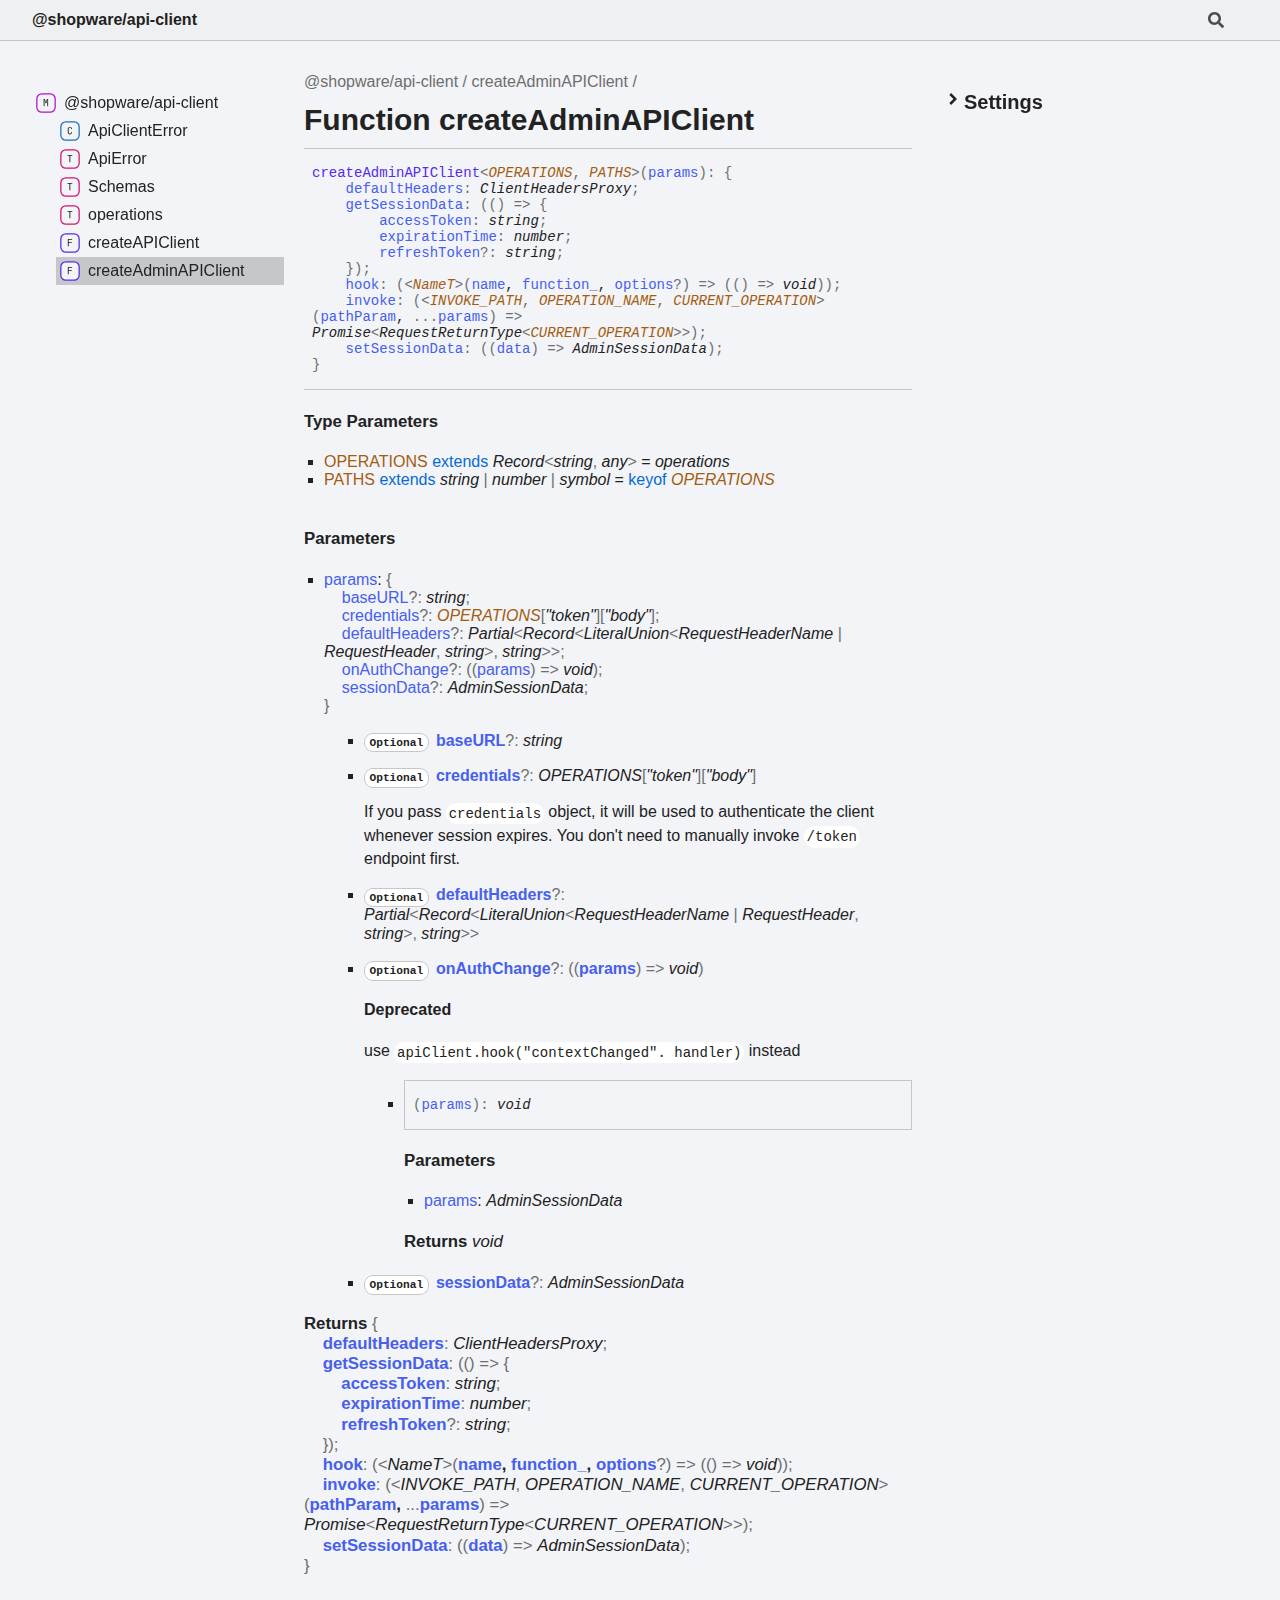
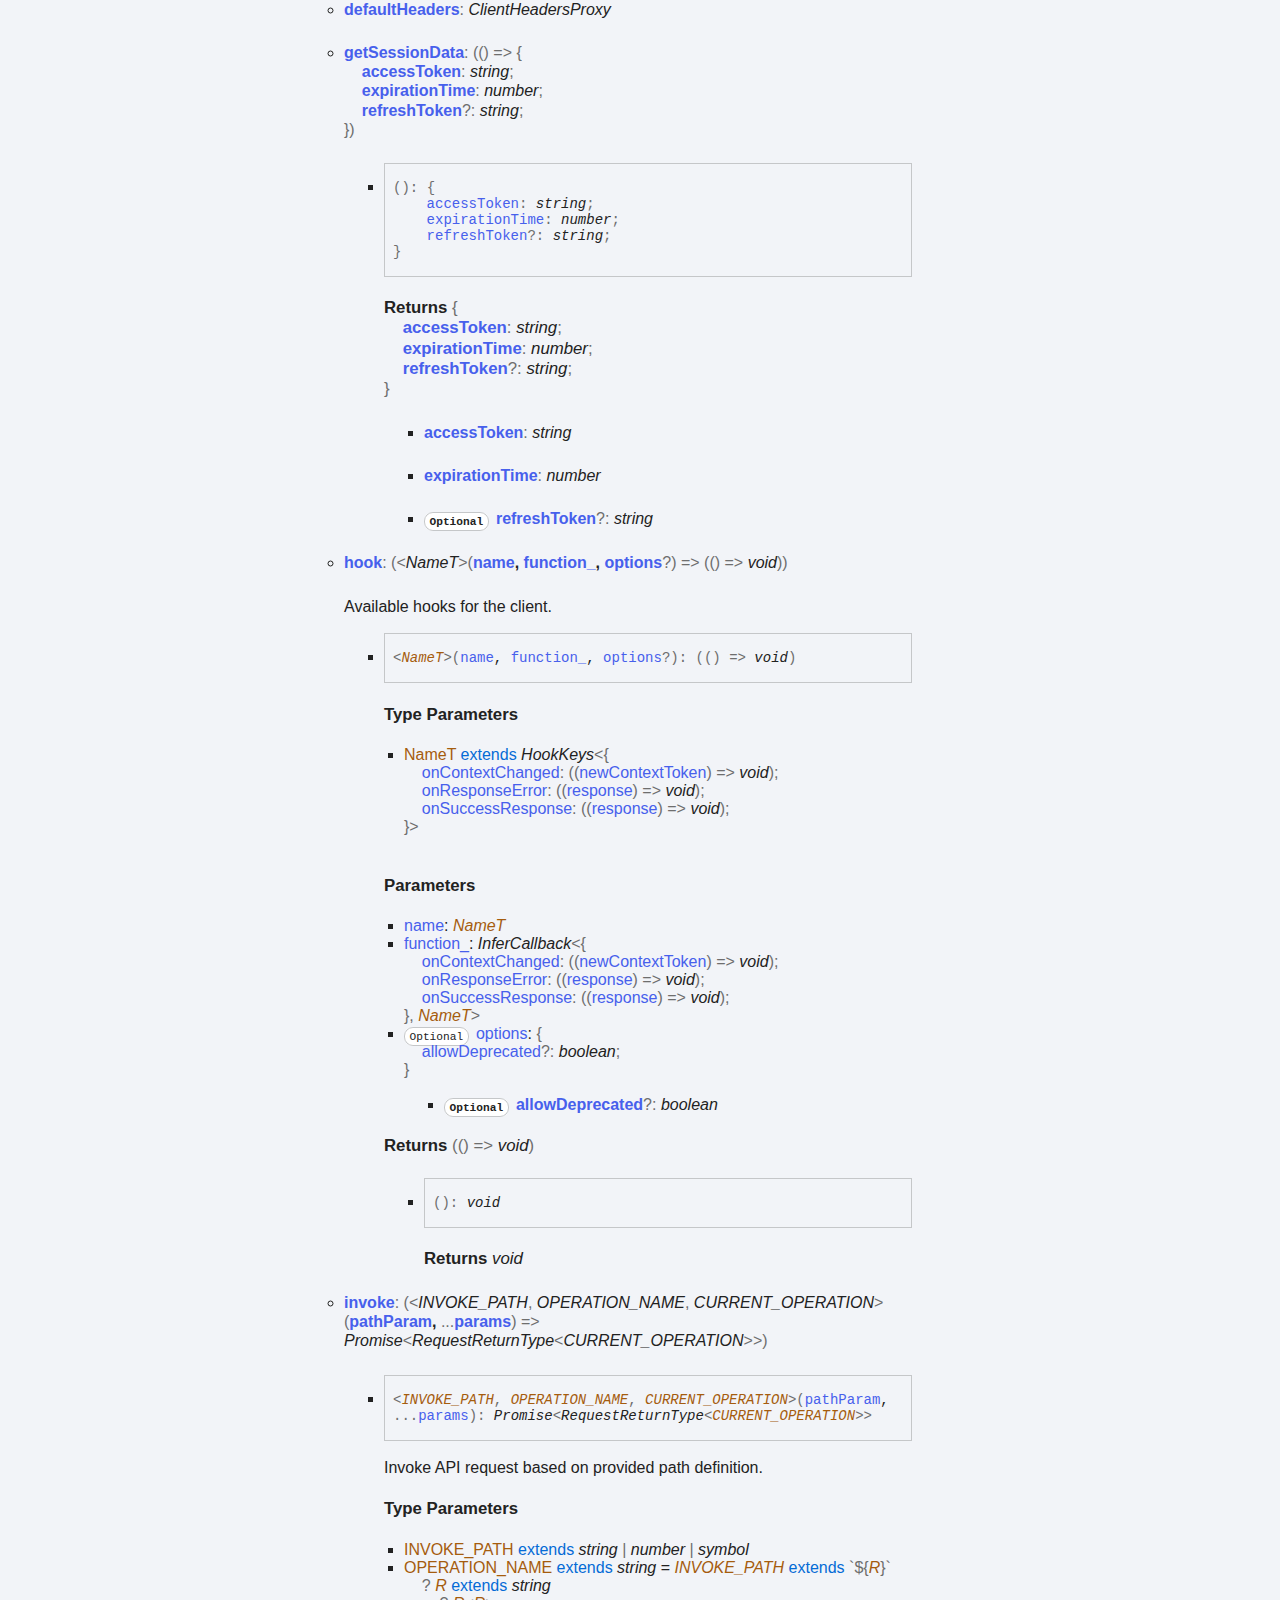
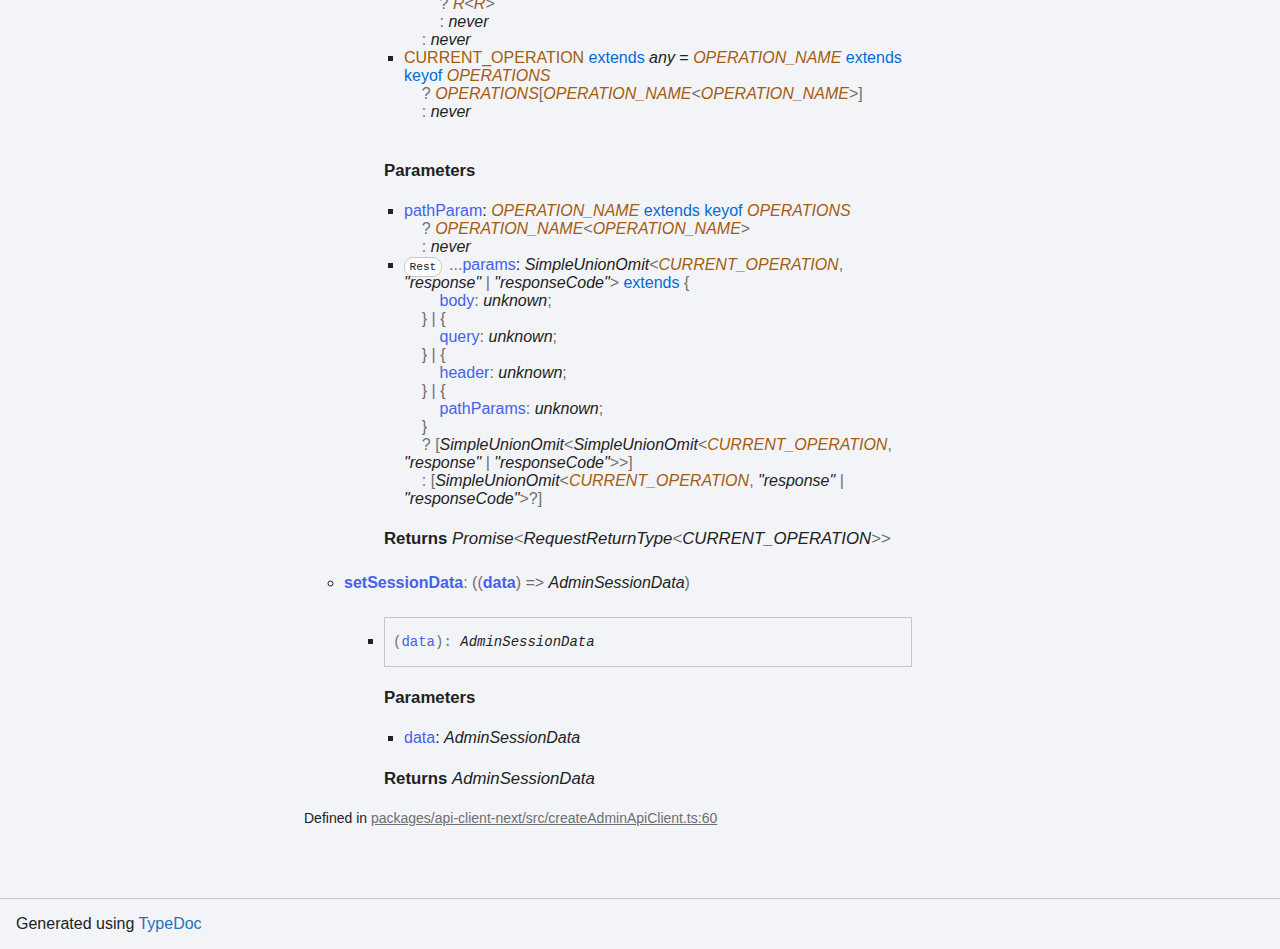
<file: functions/createAdminAPIClient.html>
<!DOCTYPE html><html class="default" lang="en"><head><meta charSet="utf-8"/><meta http-equiv="x-ua-compatible" content="IE=edge"/><title>createAdminAPIClient | @shopware/api-client</title><meta name="description" content="Documentation for @shopware/api-client"/><meta name="viewport" content="width=device-width, initial-scale=1"/><link rel="stylesheet" href="../assets/style.css"/><link rel="stylesheet" href="../assets/highlight.css"/><script defer src="../assets/main.js"></script><script async src="../assets/icons.js" id="tsd-icons-script"></script><script async src="../assets/search.js" id="tsd-search-script"></script><script async src="../assets/navigation.js" id="tsd-nav-script"></script></head><body><script>document.documentElement.dataset.theme = localStorage.getItem("tsd-theme") || "os";document.body.style.display="none";setTimeout(() => app?app.showPage():document.body.style.removeProperty("display"),500)</script><header class="tsd-page-toolbar"><div class="tsd-toolbar-contents container"><div class="table-cell" id="tsd-search" data-base=".."><div class="field"><label for="tsd-search-field" class="tsd-widget tsd-toolbar-icon search no-caption"><svg width="16" height="16" viewBox="0 0 16 16" fill="none"><use href="../assets/icons.svg#icon-search"></use></svg></label><input type="text" id="tsd-search-field" aria-label="Search"/></div><div class="field"><div id="tsd-toolbar-links"></div></div><ul class="results"><li class="state loading">Preparing search index...</li><li class="state failure">The search index is not available</li></ul><a href="../index.html" class="title">@shopware/api-client</a></div><div class="table-cell" id="tsd-widgets"><a href="#" class="tsd-widget tsd-toolbar-icon menu no-caption" data-toggle="menu" aria-label="Menu"><svg width="16" height="16" viewBox="0 0 16 16" fill="none"><use href="../assets/icons.svg#icon-menu"></use></svg></a></div></div></header><div class="container container-main"><div class="col-content"><div class="tsd-page-title"><ul class="tsd-breadcrumb"><li><a href="../modules.html">@shopware/api-client</a></li><li><a href="createAdminAPIClient.html">createAdminAPIClient</a></li></ul><h1>Function createAdminAPIClient</h1></div><section class="tsd-panel"><ul class="tsd-signatures"><li class="tsd-signature tsd-anchor-link"><a id="createAdminAPIClient" class="tsd-anchor"></a><span class="tsd-kind-call-signature">create<wbr/>AdminAPIClient</span><span class="tsd-signature-symbol">&lt;</span><a class="tsd-signature-type tsd-kind-type-parameter" href="createAdminAPIClient.html#createAdminAPIClient.OPERATIONS">OPERATIONS</a><span class="tsd-signature-symbol">, </span><a class="tsd-signature-type tsd-kind-type-parameter" href="createAdminAPIClient.html#createAdminAPIClient.PATHS">PATHS</a><span class="tsd-signature-symbol">&gt;</span><span class="tsd-signature-symbol">(</span><span class="tsd-kind-parameter">params</span><span class="tsd-signature-symbol">)</span><span class="tsd-signature-symbol">: </span><span class="tsd-signature-symbol">{ </span><br/><span>    </span><span class="tsd-kind-property">defaultHeaders</span><span class="tsd-signature-symbol">: </span><span class="tsd-signature-type">ClientHeadersProxy</span><span class="tsd-signature-symbol">; </span><br/><span>    </span><span class="tsd-kind-property">getSessionData</span><span class="tsd-signature-symbol">: </span><span class="tsd-signature-symbol">(</span><span class="tsd-signature-symbol">(</span><span class="tsd-signature-symbol">)</span><span class="tsd-signature-symbol"> =&gt; </span><span class="tsd-signature-symbol">{ </span><br/><span>        </span><span class="tsd-kind-property">accessToken</span><span class="tsd-signature-symbol">: </span><span class="tsd-signature-type">string</span><span class="tsd-signature-symbol">; </span><br/><span>        </span><span class="tsd-kind-property">expirationTime</span><span class="tsd-signature-symbol">: </span><span class="tsd-signature-type">number</span><span class="tsd-signature-symbol">; </span><br/><span>        </span><span class="tsd-kind-property">refreshToken</span><span class="tsd-signature-symbol">?: </span><span class="tsd-signature-type">string</span><span class="tsd-signature-symbol">; </span><br/><span>    </span><span class="tsd-signature-symbol">}</span><span class="tsd-signature-symbol">)</span><span class="tsd-signature-symbol">; </span><br/><span>    </span><span class="tsd-kind-property">hook</span><span class="tsd-signature-symbol">: </span><span class="tsd-signature-symbol">(</span><span class="tsd-signature-symbol">&lt;</span><a class="tsd-signature-type tsd-kind-type-parameter" href="createAdminAPIClient.html#createAdminAPIClient.__type.hook.__type-4.__type-5.NameT">NameT</a><span class="tsd-signature-symbol">&gt;</span><span class="tsd-signature-symbol">(</span><span class="tsd-kind-parameter">name</span>, <span class="tsd-kind-parameter">function_</span>, <span class="tsd-kind-parameter">options</span><span class="tsd-signature-symbol">?</span><span class="tsd-signature-symbol">)</span><span class="tsd-signature-symbol"> =&gt; </span><span class="tsd-signature-symbol">(</span><span class="tsd-signature-symbol">(</span><span class="tsd-signature-symbol">)</span><span class="tsd-signature-symbol"> =&gt; </span><span class="tsd-signature-type">void</span><span class="tsd-signature-symbol">)</span><span class="tsd-signature-symbol">)</span><span class="tsd-signature-symbol">; </span><br/><span>    </span><span class="tsd-kind-property">invoke</span><span class="tsd-signature-symbol">: </span><span class="tsd-signature-symbol">(</span><span class="tsd-signature-symbol">&lt;</span><a class="tsd-signature-type tsd-kind-type-parameter" href="createAdminAPIClient.html#createAdminAPIClient.__type.invoke.__type-8.__type-9.INVOKE_PATH">INVOKE_PATH</a><span class="tsd-signature-symbol">, </span><a class="tsd-signature-type tsd-kind-type-parameter" href="createAdminAPIClient.html#createAdminAPIClient.__type.invoke.__type-8.__type-9.OPERATION_NAME">OPERATION_NAME</a><span class="tsd-signature-symbol">, </span><a class="tsd-signature-type tsd-kind-type-parameter" href="createAdminAPIClient.html#createAdminAPIClient.__type.invoke.__type-8.__type-9.CURRENT_OPERATION">CURRENT_OPERATION</a><span class="tsd-signature-symbol">&gt;</span><span class="tsd-signature-symbol">(</span><span class="tsd-kind-parameter">pathParam</span>, <span class="tsd-signature-symbol">...</span><span class="tsd-kind-parameter">params</span><span class="tsd-signature-symbol">)</span><span class="tsd-signature-symbol"> =&gt; </span><span class="tsd-signature-type">Promise</span><span class="tsd-signature-symbol">&lt;</span><span class="tsd-signature-type">RequestReturnType</span><span class="tsd-signature-symbol">&lt;</span><a class="tsd-signature-type tsd-kind-type-parameter" href="createAdminAPIClient.html#createAdminAPIClient.__type.invoke.__type-8.__type-9.CURRENT_OPERATION">CURRENT_OPERATION</a><span class="tsd-signature-symbol">&gt;</span><span class="tsd-signature-symbol">&gt;</span><span class="tsd-signature-symbol">)</span><span class="tsd-signature-symbol">; </span><br/><span>    </span><span class="tsd-kind-property">setSessionData</span><span class="tsd-signature-symbol">: </span><span class="tsd-signature-symbol">(</span><span class="tsd-signature-symbol">(</span><span class="tsd-kind-parameter">data</span><span class="tsd-signature-symbol">)</span><span class="tsd-signature-symbol"> =&gt; </span><span class="tsd-signature-type">AdminSessionData</span><span class="tsd-signature-symbol">)</span><span class="tsd-signature-symbol">; </span><br/><span class="tsd-signature-symbol">}</span><a href="#createAdminAPIClient" aria-label="Permalink" class="tsd-anchor-icon"><svg viewBox="0 0 24 24"><use href="../assets/icons.svg#icon-anchor"></use></svg></a></li><li class="tsd-description"><section class="tsd-panel"><h4>Type Parameters</h4><ul class="tsd-type-parameter-list"><li><span><a id="createAdminAPIClient.OPERATIONS" class="tsd-anchor"></a><span class="tsd-kind-type-parameter">OPERATIONS</span><span class="tsd-signature-keyword"> extends </span><span class="tsd-signature-type">Record</span><span class="tsd-signature-symbol">&lt;</span><span class="tsd-signature-type">string</span><span class="tsd-signature-symbol">, </span><span class="tsd-signature-type">any</span><span class="tsd-signature-symbol">&gt;</span> = <span class="tsd-signature-type">operations</span></span></li><li><span><a id="createAdminAPIClient.PATHS" class="tsd-anchor"></a><span class="tsd-kind-type-parameter">PATHS</span><span class="tsd-signature-keyword"> extends </span><span class="tsd-signature-type">string</span><span class="tsd-signature-symbol"> | </span><span class="tsd-signature-type">number</span><span class="tsd-signature-symbol"> | </span><span class="tsd-signature-type">symbol</span> = <span class="tsd-signature-keyword">keyof </span><a class="tsd-signature-type tsd-kind-type-parameter" href="createAdminAPIClient.html#createAdminAPIClient.OPERATIONS">OPERATIONS</a></span></li></ul></section><div class="tsd-parameters"><h4 class="tsd-parameters-title">Parameters</h4><ul class="tsd-parameter-list"><li><span><span class="tsd-kind-parameter">params</span>: <span class="tsd-signature-symbol">{ </span><br/><span>    </span><span class="tsd-kind-property">baseURL</span><span class="tsd-signature-symbol">?: </span><span class="tsd-signature-type">string</span><span class="tsd-signature-symbol">; </span><br/><span>    </span><span class="tsd-kind-property">credentials</span><span class="tsd-signature-symbol">?: </span><a class="tsd-signature-type tsd-kind-type-parameter" href="createAdminAPIClient.html#createAdminAPIClient.OPERATIONS">OPERATIONS</a><span class="tsd-signature-symbol">[</span><span class="tsd-signature-type">&quot;token&quot;</span><span class="tsd-signature-symbol">]</span><span class="tsd-signature-symbol">[</span><span class="tsd-signature-type">&quot;body&quot;</span><span class="tsd-signature-symbol">]</span><span class="tsd-signature-symbol">; </span><br/><span>    </span><span class="tsd-kind-property">defaultHeaders</span><span class="tsd-signature-symbol">?: </span><span class="tsd-signature-type">Partial</span><span class="tsd-signature-symbol">&lt;</span><span class="tsd-signature-type">Record</span><span class="tsd-signature-symbol">&lt;</span><span class="tsd-signature-type">LiteralUnion</span><span class="tsd-signature-symbol">&lt;</span><span class="tsd-signature-type">RequestHeaderName</span><span class="tsd-signature-symbol"> | </span><span class="tsd-signature-type">RequestHeader</span><span class="tsd-signature-symbol">, </span><span class="tsd-signature-type">string</span><span class="tsd-signature-symbol">&gt;</span><span class="tsd-signature-symbol">, </span><span class="tsd-signature-type">string</span><span class="tsd-signature-symbol">&gt;</span><span class="tsd-signature-symbol">&gt;</span><span class="tsd-signature-symbol">; </span><br/><span>    </span><span class="tsd-kind-property">onAuthChange</span><span class="tsd-signature-symbol">?: </span><span class="tsd-signature-symbol">(</span><span class="tsd-signature-symbol">(</span><span class="tsd-kind-parameter">params</span><span class="tsd-signature-symbol">)</span><span class="tsd-signature-symbol"> =&gt; </span><span class="tsd-signature-type">void</span><span class="tsd-signature-symbol">)</span><span class="tsd-signature-symbol">; </span><br/><span>    </span><span class="tsd-kind-property">sessionData</span><span class="tsd-signature-symbol">?: </span><span class="tsd-signature-type">AdminSessionData</span><span class="tsd-signature-symbol">; </span><br/><span class="tsd-signature-symbol">}</span></span><ul class="tsd-parameters"><li class="tsd-parameter"><h5><code class="tsd-tag ts-flagOptional">Optional</code> <span class="tsd-kind-property">baseURL</span><span class="tsd-signature-symbol">?: </span><span class="tsd-signature-type">string</span></h5></li><li class="tsd-parameter"><h5><code class="tsd-tag ts-flagOptional">Optional</code> <span class="tsd-kind-property">credentials</span><span class="tsd-signature-symbol">?: </span><a class="tsd-signature-type tsd-kind-type-parameter" href="createAdminAPIClient.html#createAdminAPIClient.OPERATIONS">OPERATIONS</a><span class="tsd-signature-symbol">[</span><span class="tsd-signature-type">&quot;token&quot;</span><span class="tsd-signature-symbol">]</span><span class="tsd-signature-symbol">[</span><span class="tsd-signature-type">&quot;body&quot;</span><span class="tsd-signature-symbol">]</span></h5><div class="tsd-comment tsd-typography"><p>If you pass <code>credentials</code> object, it will be used to authenticate the client whenever session expires.
You don&#39;t need to manually invoke <code>/token</code> endpoint first.</p>
</div><div class="tsd-comment tsd-typography"></div></li><li class="tsd-parameter"><h5><code class="tsd-tag ts-flagOptional">Optional</code> <span class="tsd-kind-property">default<wbr/>Headers</span><span class="tsd-signature-symbol">?: </span><span class="tsd-signature-type">Partial</span><span class="tsd-signature-symbol">&lt;</span><span class="tsd-signature-type">Record</span><span class="tsd-signature-symbol">&lt;</span><span class="tsd-signature-type">LiteralUnion</span><span class="tsd-signature-symbol">&lt;</span><span class="tsd-signature-type">RequestHeaderName</span><span class="tsd-signature-symbol"> | </span><span class="tsd-signature-type">RequestHeader</span><span class="tsd-signature-symbol">, </span><span class="tsd-signature-type">string</span><span class="tsd-signature-symbol">&gt;</span><span class="tsd-signature-symbol">, </span><span class="tsd-signature-type">string</span><span class="tsd-signature-symbol">&gt;</span><span class="tsd-signature-symbol">&gt;</span></h5></li><li class="tsd-parameter"><h5><code class="tsd-tag ts-flagOptional">Optional</code> <span class="tsd-kind-property">on<wbr/>Auth<wbr/>Change</span><span class="tsd-signature-symbol">?: </span><span class="tsd-signature-symbol">(</span><span class="tsd-signature-symbol">(</span><span class="tsd-kind-parameter">params</span><span class="tsd-signature-symbol">)</span><span class="tsd-signature-symbol"> =&gt; </span><span class="tsd-signature-type">void</span><span class="tsd-signature-symbol">)</span></h5><div class="tsd-comment tsd-typography"><h4>Deprecated</h4><p>use <code>apiClient.hook(&quot;contextChanged&quot;. handler)</code> instead</p>
</div><ul class="tsd-parameters"><li class="tsd-parameter-signature"><ul class="tsd-signatures"><li class="tsd-signature"><span class="tsd-signature-symbol">(</span><span class="tsd-kind-parameter">params</span><span class="tsd-signature-symbol">)</span><span class="tsd-signature-symbol">: </span><span class="tsd-signature-type">void</span></li><li class="tsd-description"><div class="tsd-parameters"><h4 class="tsd-parameters-title">Parameters</h4><ul class="tsd-parameter-list"><li><span><span class="tsd-kind-parameter">params</span>: <span class="tsd-signature-type">AdminSessionData</span></span></li></ul></div><h4 class="tsd-returns-title">Returns <span class="tsd-signature-type">void</span></h4></li></ul></li></ul></li><li class="tsd-parameter"><h5><code class="tsd-tag ts-flagOptional">Optional</code> <span class="tsd-kind-property">session<wbr/>Data</span><span class="tsd-signature-symbol">?: </span><span class="tsd-signature-type">AdminSessionData</span></h5></li></ul></li></ul></div><h4 class="tsd-returns-title">Returns <span class="tsd-signature-symbol">{ </span><br/><span>    </span><span class="tsd-kind-property">defaultHeaders</span><span class="tsd-signature-symbol">: </span><span class="tsd-signature-type">ClientHeadersProxy</span><span class="tsd-signature-symbol">; </span><br/><span>    </span><span class="tsd-kind-property">getSessionData</span><span class="tsd-signature-symbol">: </span><span class="tsd-signature-symbol">(</span><span class="tsd-signature-symbol">(</span><span class="tsd-signature-symbol">)</span><span class="tsd-signature-symbol"> =&gt; </span><span class="tsd-signature-symbol">{ </span><br/><span>        </span><span class="tsd-kind-property">accessToken</span><span class="tsd-signature-symbol">: </span><span class="tsd-signature-type">string</span><span class="tsd-signature-symbol">; </span><br/><span>        </span><span class="tsd-kind-property">expirationTime</span><span class="tsd-signature-symbol">: </span><span class="tsd-signature-type">number</span><span class="tsd-signature-symbol">; </span><br/><span>        </span><span class="tsd-kind-property">refreshToken</span><span class="tsd-signature-symbol">?: </span><span class="tsd-signature-type">string</span><span class="tsd-signature-symbol">; </span><br/><span>    </span><span class="tsd-signature-symbol">}</span><span class="tsd-signature-symbol">)</span><span class="tsd-signature-symbol">; </span><br/><span>    </span><span class="tsd-kind-property">hook</span><span class="tsd-signature-symbol">: </span><span class="tsd-signature-symbol">(</span><span class="tsd-signature-symbol">&lt;</span><a class="tsd-signature-type tsd-kind-type-parameter" href="createAdminAPIClient.html#createAdminAPIClient.__type.hook.__type-4.__type-5.NameT">NameT</a><span class="tsd-signature-symbol">&gt;</span><span class="tsd-signature-symbol">(</span><span class="tsd-kind-parameter">name</span>, <span class="tsd-kind-parameter">function_</span>, <span class="tsd-kind-parameter">options</span><span class="tsd-signature-symbol">?</span><span class="tsd-signature-symbol">)</span><span class="tsd-signature-symbol"> =&gt; </span><span class="tsd-signature-symbol">(</span><span class="tsd-signature-symbol">(</span><span class="tsd-signature-symbol">)</span><span class="tsd-signature-symbol"> =&gt; </span><span class="tsd-signature-type">void</span><span class="tsd-signature-symbol">)</span><span class="tsd-signature-symbol">)</span><span class="tsd-signature-symbol">; </span><br/><span>    </span><span class="tsd-kind-property">invoke</span><span class="tsd-signature-symbol">: </span><span class="tsd-signature-symbol">(</span><span class="tsd-signature-symbol">&lt;</span><a class="tsd-signature-type tsd-kind-type-parameter" href="createAdminAPIClient.html#createAdminAPIClient.__type.invoke.__type-8.__type-9.INVOKE_PATH">INVOKE_PATH</a><span class="tsd-signature-symbol">, </span><a class="tsd-signature-type tsd-kind-type-parameter" href="createAdminAPIClient.html#createAdminAPIClient.__type.invoke.__type-8.__type-9.OPERATION_NAME">OPERATION_NAME</a><span class="tsd-signature-symbol">, </span><a class="tsd-signature-type tsd-kind-type-parameter" href="createAdminAPIClient.html#createAdminAPIClient.__type.invoke.__type-8.__type-9.CURRENT_OPERATION">CURRENT_OPERATION</a><span class="tsd-signature-symbol">&gt;</span><span class="tsd-signature-symbol">(</span><span class="tsd-kind-parameter">pathParam</span>, <span class="tsd-signature-symbol">...</span><span class="tsd-kind-parameter">params</span><span class="tsd-signature-symbol">)</span><span class="tsd-signature-symbol"> =&gt; </span><span class="tsd-signature-type">Promise</span><span class="tsd-signature-symbol">&lt;</span><span class="tsd-signature-type">RequestReturnType</span><span class="tsd-signature-symbol">&lt;</span><a class="tsd-signature-type tsd-kind-type-parameter" href="createAdminAPIClient.html#createAdminAPIClient.__type.invoke.__type-8.__type-9.CURRENT_OPERATION">CURRENT_OPERATION</a><span class="tsd-signature-symbol">&gt;</span><span class="tsd-signature-symbol">&gt;</span><span class="tsd-signature-symbol">)</span><span class="tsd-signature-symbol">; </span><br/><span>    </span><span class="tsd-kind-property">setSessionData</span><span class="tsd-signature-symbol">: </span><span class="tsd-signature-symbol">(</span><span class="tsd-signature-symbol">(</span><span class="tsd-kind-parameter">data</span><span class="tsd-signature-symbol">)</span><span class="tsd-signature-symbol"> =&gt; </span><span class="tsd-signature-type">AdminSessionData</span><span class="tsd-signature-symbol">)</span><span class="tsd-signature-symbol">; </span><br/><span class="tsd-signature-symbol">}</span></h4><ul class="tsd-parameters"><li class="tsd-parameter"><h5><span class="tsd-kind-property">default<wbr/>Headers</span><span class="tsd-signature-symbol">: </span><span class="tsd-signature-type">ClientHeadersProxy</span></h5></li><li class="tsd-parameter"><h5><span class="tsd-kind-property">get<wbr/>Session<wbr/>Data</span><span class="tsd-signature-symbol">: </span><span class="tsd-signature-symbol">(</span><span class="tsd-signature-symbol">(</span><span class="tsd-signature-symbol">)</span><span class="tsd-signature-symbol"> =&gt; </span><span class="tsd-signature-symbol">{ </span><br/><span>    </span><span class="tsd-kind-property">accessToken</span><span class="tsd-signature-symbol">: </span><span class="tsd-signature-type">string</span><span class="tsd-signature-symbol">; </span><br/><span>    </span><span class="tsd-kind-property">expirationTime</span><span class="tsd-signature-symbol">: </span><span class="tsd-signature-type">number</span><span class="tsd-signature-symbol">; </span><br/><span>    </span><span class="tsd-kind-property">refreshToken</span><span class="tsd-signature-symbol">?: </span><span class="tsd-signature-type">string</span><span class="tsd-signature-symbol">; </span><br/><span class="tsd-signature-symbol">}</span><span class="tsd-signature-symbol">)</span></h5><ul class="tsd-parameters"><li class="tsd-parameter-signature"><ul class="tsd-signatures"><li class="tsd-signature" id="createAdminAPIClient.__type.getSessionData.__type-1.__type-2"><span class="tsd-signature-symbol">(</span><span class="tsd-signature-symbol">)</span><span class="tsd-signature-symbol">: </span><span class="tsd-signature-symbol">{ </span><br/><span>    </span><span class="tsd-kind-property">accessToken</span><span class="tsd-signature-symbol">: </span><span class="tsd-signature-type">string</span><span class="tsd-signature-symbol">; </span><br/><span>    </span><span class="tsd-kind-property">expirationTime</span><span class="tsd-signature-symbol">: </span><span class="tsd-signature-type">number</span><span class="tsd-signature-symbol">; </span><br/><span>    </span><span class="tsd-kind-property">refreshToken</span><span class="tsd-signature-symbol">?: </span><span class="tsd-signature-type">string</span><span class="tsd-signature-symbol">; </span><br/><span class="tsd-signature-symbol">}</span></li><li class="tsd-description"><h4 class="tsd-returns-title">Returns <span class="tsd-signature-symbol">{ </span><br/><span>    </span><span class="tsd-kind-property">accessToken</span><span class="tsd-signature-symbol">: </span><span class="tsd-signature-type">string</span><span class="tsd-signature-symbol">; </span><br/><span>    </span><span class="tsd-kind-property">expirationTime</span><span class="tsd-signature-symbol">: </span><span class="tsd-signature-type">number</span><span class="tsd-signature-symbol">; </span><br/><span>    </span><span class="tsd-kind-property">refreshToken</span><span class="tsd-signature-symbol">?: </span><span class="tsd-signature-type">string</span><span class="tsd-signature-symbol">; </span><br/><span class="tsd-signature-symbol">}</span></h4><ul class="tsd-parameters"><li class="tsd-parameter"><h5><span class="tsd-kind-property">access<wbr/>Token</span><span class="tsd-signature-symbol">: </span><span class="tsd-signature-type">string</span></h5></li><li class="tsd-parameter"><h5><span class="tsd-kind-property">expiration<wbr/>Time</span><span class="tsd-signature-symbol">: </span><span class="tsd-signature-type">number</span></h5></li><li class="tsd-parameter"><h5><code class="tsd-tag ts-flagOptional">Optional</code> <span class="tsd-kind-property">refresh<wbr/>Token</span><span class="tsd-signature-symbol">?: </span><span class="tsd-signature-type">string</span></h5></li></ul></li></ul></li></ul></li><li class="tsd-parameter"><h5><span class="tsd-kind-property">hook</span><span class="tsd-signature-symbol">: </span><span class="tsd-signature-symbol">(</span><span class="tsd-signature-symbol">&lt;</span><a class="tsd-signature-type tsd-kind-type-parameter" href="createAdminAPIClient.html#createAdminAPIClient.__type.hook.__type-4.__type-5.NameT">NameT</a><span class="tsd-signature-symbol">&gt;</span><span class="tsd-signature-symbol">(</span><span class="tsd-kind-parameter">name</span>, <span class="tsd-kind-parameter">function_</span>, <span class="tsd-kind-parameter">options</span><span class="tsd-signature-symbol">?</span><span class="tsd-signature-symbol">)</span><span class="tsd-signature-symbol"> =&gt; </span><span class="tsd-signature-symbol">(</span><span class="tsd-signature-symbol">(</span><span class="tsd-signature-symbol">)</span><span class="tsd-signature-symbol"> =&gt; </span><span class="tsd-signature-type">void</span><span class="tsd-signature-symbol">)</span><span class="tsd-signature-symbol">)</span></h5><div class="tsd-comment tsd-typography"><p>Available hooks for the client.</p>
</div><div class="tsd-comment tsd-typography"></div><ul class="tsd-parameters"><li class="tsd-parameter-signature"><ul class="tsd-signatures"><li class="tsd-signature" id="createAdminAPIClient.__type.hook.__type-4.__type-5"><span class="tsd-signature-symbol">&lt;</span><a class="tsd-signature-type tsd-kind-type-parameter" href="createAdminAPIClient.html#createAdminAPIClient.__type.hook.__type-4.__type-5.NameT">NameT</a><span class="tsd-signature-symbol">&gt;</span><span class="tsd-signature-symbol">(</span><span class="tsd-kind-parameter">name</span>, <span class="tsd-kind-parameter">function_</span>, <span class="tsd-kind-parameter">options</span><span class="tsd-signature-symbol">?</span><span class="tsd-signature-symbol">)</span><span class="tsd-signature-symbol">: </span><span class="tsd-signature-symbol">(</span><span class="tsd-signature-symbol">(</span><span class="tsd-signature-symbol">)</span><span class="tsd-signature-symbol"> =&gt; </span><span class="tsd-signature-type">void</span><span class="tsd-signature-symbol">)</span></li><li class="tsd-description"><section class="tsd-panel"><h4>Type Parameters</h4><ul class="tsd-type-parameter-list"><li><span><a id="createAdminAPIClient.__type.hook.__type-4.__type-5.NameT" class="tsd-anchor"></a><span class="tsd-kind-type-parameter">NameT</span><span class="tsd-signature-keyword"> extends </span><span class="tsd-signature-type">HookKeys</span><span class="tsd-signature-symbol">&lt;</span><span class="tsd-signature-symbol">{ </span><br/><span>    </span><span class="tsd-kind-property">onContextChanged</span><span class="tsd-signature-symbol">: </span><span class="tsd-signature-symbol">(</span><span class="tsd-signature-symbol">(</span><span class="tsd-kind-parameter">newContextToken</span><span class="tsd-signature-symbol">)</span><span class="tsd-signature-symbol"> =&gt; </span><span class="tsd-signature-type">void</span><span class="tsd-signature-symbol">)</span><span class="tsd-signature-symbol">; </span><br/><span>    </span><span class="tsd-kind-property">onResponseError</span><span class="tsd-signature-symbol">: </span><span class="tsd-signature-symbol">(</span><span class="tsd-signature-symbol">(</span><span class="tsd-kind-parameter">response</span><span class="tsd-signature-symbol">)</span><span class="tsd-signature-symbol"> =&gt; </span><span class="tsd-signature-type">void</span><span class="tsd-signature-symbol">)</span><span class="tsd-signature-symbol">; </span><br/><span>    </span><span class="tsd-kind-property">onSuccessResponse</span><span class="tsd-signature-symbol">: </span><span class="tsd-signature-symbol">(</span><span class="tsd-signature-symbol">(</span><span class="tsd-kind-parameter">response</span><span class="tsd-signature-symbol">)</span><span class="tsd-signature-symbol"> =&gt; </span><span class="tsd-signature-type">void</span><span class="tsd-signature-symbol">)</span><span class="tsd-signature-symbol">; </span><br/><span class="tsd-signature-symbol">}</span><span class="tsd-signature-symbol">&gt;</span></span></li></ul></section><div class="tsd-parameters"><h4 class="tsd-parameters-title">Parameters</h4><ul class="tsd-parameter-list"><li><span><span class="tsd-kind-parameter">name</span>: <a class="tsd-signature-type tsd-kind-type-parameter" href="createAPIClient.html#createAPIClient.__type.hook.__type-1.__type-2.NameT">NameT</a></span></li><li><span><span class="tsd-kind-parameter">function_</span>: <span class="tsd-signature-type">InferCallback</span><span class="tsd-signature-symbol">&lt;</span><span class="tsd-signature-symbol">{ </span><br/><span>    </span><span class="tsd-kind-property">onContextChanged</span><span class="tsd-signature-symbol">: </span><span class="tsd-signature-symbol">(</span><span class="tsd-signature-symbol">(</span><span class="tsd-kind-parameter">newContextToken</span><span class="tsd-signature-symbol">)</span><span class="tsd-signature-symbol"> =&gt; </span><span class="tsd-signature-type">void</span><span class="tsd-signature-symbol">)</span><span class="tsd-signature-symbol">; </span><br/><span>    </span><span class="tsd-kind-property">onResponseError</span><span class="tsd-signature-symbol">: </span><span class="tsd-signature-symbol">(</span><span class="tsd-signature-symbol">(</span><span class="tsd-kind-parameter">response</span><span class="tsd-signature-symbol">)</span><span class="tsd-signature-symbol"> =&gt; </span><span class="tsd-signature-type">void</span><span class="tsd-signature-symbol">)</span><span class="tsd-signature-symbol">; </span><br/><span>    </span><span class="tsd-kind-property">onSuccessResponse</span><span class="tsd-signature-symbol">: </span><span class="tsd-signature-symbol">(</span><span class="tsd-signature-symbol">(</span><span class="tsd-kind-parameter">response</span><span class="tsd-signature-symbol">)</span><span class="tsd-signature-symbol"> =&gt; </span><span class="tsd-signature-type">void</span><span class="tsd-signature-symbol">)</span><span class="tsd-signature-symbol">; </span><br/><span class="tsd-signature-symbol">}</span><span class="tsd-signature-symbol">, </span><a class="tsd-signature-type tsd-kind-type-parameter" href="createAPIClient.html#createAPIClient.__type.hook.__type-1.__type-2.NameT">NameT</a><span class="tsd-signature-symbol">&gt;</span></span></li><li><span><code class="tsd-tag ts-flagOptional">Optional</code> <span class="tsd-kind-parameter">options</span>: <span class="tsd-signature-symbol">{ </span><br/><span>    </span><span class="tsd-kind-property">allowDeprecated</span><span class="tsd-signature-symbol">?: </span><span class="tsd-signature-type">boolean</span><span class="tsd-signature-symbol">; </span><br/><span class="tsd-signature-symbol">}</span></span><ul class="tsd-parameters"><li class="tsd-parameter"><h5><code class="tsd-tag ts-flagOptional">Optional</code> <span class="tsd-kind-property">allow<wbr/>Deprecated</span><span class="tsd-signature-symbol">?: </span><span class="tsd-signature-type">boolean</span></h5></li></ul></li></ul></div><h4 class="tsd-returns-title">Returns <span class="tsd-signature-symbol">(</span><span class="tsd-signature-symbol">(</span><span class="tsd-signature-symbol">)</span><span class="tsd-signature-symbol"> =&gt; </span><span class="tsd-signature-type">void</span><span class="tsd-signature-symbol">)</span></h4><ul class="tsd-parameters"><li class="tsd-parameter-signature"><ul class="tsd-signatures"><li class="tsd-signature" id="createAdminAPIClient.__type.hook.__type-4.__type-5.__type-6.__type-7"><span class="tsd-signature-symbol">(</span><span class="tsd-signature-symbol">)</span><span class="tsd-signature-symbol">: </span><span class="tsd-signature-type">void</span></li><li class="tsd-description"><h4 class="tsd-returns-title">Returns <span class="tsd-signature-type">void</span></h4></li></ul></li></ul></li></ul></li></ul></li><li class="tsd-parameter"><h5><span class="tsd-kind-property">invoke</span><span class="tsd-signature-symbol">: </span><span class="tsd-signature-symbol">(</span><span class="tsd-signature-symbol">&lt;</span><a class="tsd-signature-type tsd-kind-type-parameter" href="createAdminAPIClient.html#createAdminAPIClient.__type.invoke.__type-8.__type-9.INVOKE_PATH">INVOKE_PATH</a><span class="tsd-signature-symbol">, </span><a class="tsd-signature-type tsd-kind-type-parameter" href="createAdminAPIClient.html#createAdminAPIClient.__type.invoke.__type-8.__type-9.OPERATION_NAME">OPERATION_NAME</a><span class="tsd-signature-symbol">, </span><a class="tsd-signature-type tsd-kind-type-parameter" href="createAdminAPIClient.html#createAdminAPIClient.__type.invoke.__type-8.__type-9.CURRENT_OPERATION">CURRENT_OPERATION</a><span class="tsd-signature-symbol">&gt;</span><span class="tsd-signature-symbol">(</span><span class="tsd-kind-parameter">pathParam</span>, <span class="tsd-signature-symbol">...</span><span class="tsd-kind-parameter">params</span><span class="tsd-signature-symbol">)</span><span class="tsd-signature-symbol"> =&gt; </span><span class="tsd-signature-type">Promise</span><span class="tsd-signature-symbol">&lt;</span><span class="tsd-signature-type">RequestReturnType</span><span class="tsd-signature-symbol">&lt;</span><a class="tsd-signature-type tsd-kind-type-parameter" href="createAdminAPIClient.html#createAdminAPIClient.__type.invoke.__type-8.__type-9.CURRENT_OPERATION">CURRENT_OPERATION</a><span class="tsd-signature-symbol">&gt;</span><span class="tsd-signature-symbol">&gt;</span><span class="tsd-signature-symbol">)</span></h5><ul class="tsd-parameters"><li class="tsd-parameter-signature"><ul class="tsd-signatures"><li class="tsd-signature" id="createAdminAPIClient.__type.invoke.__type-8.__type-9"><span class="tsd-signature-symbol">&lt;</span><a class="tsd-signature-type tsd-kind-type-parameter" href="createAdminAPIClient.html#createAdminAPIClient.__type.invoke.__type-8.__type-9.INVOKE_PATH">INVOKE_PATH</a><span class="tsd-signature-symbol">, </span><a class="tsd-signature-type tsd-kind-type-parameter" href="createAdminAPIClient.html#createAdminAPIClient.__type.invoke.__type-8.__type-9.OPERATION_NAME">OPERATION_NAME</a><span class="tsd-signature-symbol">, </span><a class="tsd-signature-type tsd-kind-type-parameter" href="createAdminAPIClient.html#createAdminAPIClient.__type.invoke.__type-8.__type-9.CURRENT_OPERATION">CURRENT_OPERATION</a><span class="tsd-signature-symbol">&gt;</span><span class="tsd-signature-symbol">(</span><span class="tsd-kind-parameter">pathParam</span>, <span class="tsd-signature-symbol">...</span><span class="tsd-kind-parameter">params</span><span class="tsd-signature-symbol">)</span><span class="tsd-signature-symbol">: </span><span class="tsd-signature-type">Promise</span><span class="tsd-signature-symbol">&lt;</span><span class="tsd-signature-type">RequestReturnType</span><span class="tsd-signature-symbol">&lt;</span><a class="tsd-signature-type tsd-kind-type-parameter" href="createAdminAPIClient.html#createAdminAPIClient.__type.invoke.__type-8.__type-9.CURRENT_OPERATION">CURRENT_OPERATION</a><span class="tsd-signature-symbol">&gt;</span><span class="tsd-signature-symbol">&gt;</span></li><li class="tsd-description"><div class="tsd-comment tsd-typography"><p>Invoke API request based on provided path definition.</p>
</div><section class="tsd-panel"><h4>Type Parameters</h4><ul class="tsd-type-parameter-list"><li><span><a id="createAdminAPIClient.__type.invoke.__type-8.__type-9.INVOKE_PATH" class="tsd-anchor"></a><span class="tsd-kind-type-parameter">INVOKE_PATH</span><span class="tsd-signature-keyword"> extends </span><span class="tsd-signature-type">string</span><span class="tsd-signature-symbol"> | </span><span class="tsd-signature-type">number</span><span class="tsd-signature-symbol"> | </span><span class="tsd-signature-type">symbol</span></span></li><li><span><a id="createAdminAPIClient.__type.invoke.__type-8.__type-9.OPERATION_NAME" class="tsd-anchor"></a><span class="tsd-kind-type-parameter">OPERATION_NAME</span><span class="tsd-signature-keyword"> extends </span><span class="tsd-signature-type">string</span> = <a class="tsd-signature-type tsd-kind-type-parameter" href="createAdminAPIClient.html#createAdminAPIClient.__type.invoke.__type-8.__type-9.INVOKE_PATH">INVOKE_PATH</a><span class="tsd-signature-keyword"> extends </span><span class="tsd-signature-symbol">`</span><span class="tsd-signature-symbol">${</span><span class="tsd-signature-type tsd-kind-type-parameter">R</span><span class="tsd-signature-symbol">}</span><span class="tsd-signature-symbol">`</span><br/><span>    </span><span class="tsd-signature-symbol">? </span><span class="tsd-signature-type tsd-kind-type-parameter">R</span><span class="tsd-signature-keyword"> extends </span><span class="tsd-signature-type">string</span><br/><span>        </span><span class="tsd-signature-symbol">? </span><span class="tsd-signature-type tsd-kind-type-parameter">R</span><span class="tsd-signature-symbol">&lt;</span><span class="tsd-signature-type tsd-kind-type-parameter">R</span><span class="tsd-signature-symbol">&gt;</span><br/><span>        </span><span class="tsd-signature-symbol">: </span><span class="tsd-signature-type">never</span><br/><span>    </span><span class="tsd-signature-symbol">: </span><span class="tsd-signature-type">never</span></span></li><li><span><a id="createAdminAPIClient.__type.invoke.__type-8.__type-9.CURRENT_OPERATION" class="tsd-anchor"></a><span class="tsd-kind-type-parameter">CURRENT_OPERATION</span><span class="tsd-signature-keyword"> extends </span><span class="tsd-signature-type">any</span> = <a class="tsd-signature-type tsd-kind-type-parameter" href="createAdminAPIClient.html#createAdminAPIClient.__type.invoke.__type-8.__type-9.OPERATION_NAME">OPERATION_NAME</a><span class="tsd-signature-keyword"> extends </span><span class="tsd-signature-keyword">keyof </span><a class="tsd-signature-type tsd-kind-type-parameter" href="createAdminAPIClient.html#createAdminAPIClient.OPERATIONS">OPERATIONS</a><br/><span>    </span><span class="tsd-signature-symbol">? </span><a class="tsd-signature-type tsd-kind-type-parameter" href="createAdminAPIClient.html#createAdminAPIClient.OPERATIONS">OPERATIONS</a><span class="tsd-signature-symbol">[</span><a class="tsd-signature-type tsd-kind-type-parameter" href="createAdminAPIClient.html#createAdminAPIClient.__type.invoke.__type-8.__type-9.OPERATION_NAME">OPERATION_NAME</a><span class="tsd-signature-symbol">&lt;</span><a class="tsd-signature-type tsd-kind-type-parameter" href="createAdminAPIClient.html#createAdminAPIClient.__type.invoke.__type-8.__type-9.OPERATION_NAME">OPERATION_NAME</a><span class="tsd-signature-symbol">&gt;</span><span class="tsd-signature-symbol">]</span><br/><span>    </span><span class="tsd-signature-symbol">: </span><span class="tsd-signature-type">never</span></span></li></ul></section><div class="tsd-parameters"><h4 class="tsd-parameters-title">Parameters</h4><ul class="tsd-parameter-list"><li><span><span class="tsd-kind-parameter">pathParam</span>: <a class="tsd-signature-type tsd-kind-type-parameter" href="createAdminAPIClient.html#createAdminAPIClient.__type.invoke.__type-8.__type-9.OPERATION_NAME">OPERATION_NAME</a><span class="tsd-signature-keyword"> extends </span><span class="tsd-signature-keyword">keyof </span><a class="tsd-signature-type tsd-kind-type-parameter" href="createAdminAPIClient.html#createAdminAPIClient.OPERATIONS">OPERATIONS</a><br/><span>    </span><span class="tsd-signature-symbol">? </span><a class="tsd-signature-type tsd-kind-type-parameter" href="createAdminAPIClient.html#createAdminAPIClient.__type.invoke.__type-8.__type-9.OPERATION_NAME">OPERATION_NAME</a><span class="tsd-signature-symbol">&lt;</span><a class="tsd-signature-type tsd-kind-type-parameter" href="createAdminAPIClient.html#createAdminAPIClient.__type.invoke.__type-8.__type-9.OPERATION_NAME">OPERATION_NAME</a><span class="tsd-signature-symbol">&gt;</span><br/><span>    </span><span class="tsd-signature-symbol">: </span><span class="tsd-signature-type">never</span></span></li><li><span><code class="tsd-tag ts-flagRest">Rest</code> <span class="tsd-signature-symbol">...</span><span class="tsd-kind-parameter">params</span>: <span class="tsd-signature-type">SimpleUnionOmit</span><span class="tsd-signature-symbol">&lt;</span><a class="tsd-signature-type tsd-kind-type-parameter" href="createAdminAPIClient.html#createAdminAPIClient.__type.invoke.__type-8.__type-9.CURRENT_OPERATION">CURRENT_OPERATION</a><span class="tsd-signature-symbol">, </span><span class="tsd-signature-type">&quot;response&quot;</span><span class="tsd-signature-symbol"> | </span><span class="tsd-signature-type">&quot;responseCode&quot;</span><span class="tsd-signature-symbol">&gt;</span><span class="tsd-signature-keyword"> extends </span><span class="tsd-signature-symbol">{ </span><br/><span>        </span><span class="tsd-kind-property">body</span><span class="tsd-signature-symbol">: </span><span class="tsd-signature-type">unknown</span><span class="tsd-signature-symbol">; </span><br/><span>    </span><span class="tsd-signature-symbol">}</span><span class="tsd-signature-symbol"> | </span><span class="tsd-signature-symbol">{ </span><br/><span>        </span><span class="tsd-kind-property">query</span><span class="tsd-signature-symbol">: </span><span class="tsd-signature-type">unknown</span><span class="tsd-signature-symbol">; </span><br/><span>    </span><span class="tsd-signature-symbol">}</span><span class="tsd-signature-symbol"> | </span><span class="tsd-signature-symbol">{ </span><br/><span>        </span><span class="tsd-kind-property">header</span><span class="tsd-signature-symbol">: </span><span class="tsd-signature-type">unknown</span><span class="tsd-signature-symbol">; </span><br/><span>    </span><span class="tsd-signature-symbol">}</span><span class="tsd-signature-symbol"> | </span><span class="tsd-signature-symbol">{ </span><br/><span>        </span><span class="tsd-kind-property">pathParams</span><span class="tsd-signature-symbol">: </span><span class="tsd-signature-type">unknown</span><span class="tsd-signature-symbol">; </span><br/><span>    </span><span class="tsd-signature-symbol">}</span><br/><span>    </span><span class="tsd-signature-symbol">? </span><span class="tsd-signature-symbol">[</span><span class="tsd-signature-type">SimpleUnionOmit</span><span class="tsd-signature-symbol">&lt;</span><span class="tsd-signature-type">SimpleUnionOmit</span><span class="tsd-signature-symbol">&lt;</span><a class="tsd-signature-type tsd-kind-type-parameter" href="createAdminAPIClient.html#createAdminAPIClient.__type.invoke.__type-8.__type-9.CURRENT_OPERATION">CURRENT_OPERATION</a><span class="tsd-signature-symbol">, </span><span class="tsd-signature-type">&quot;response&quot;</span><span class="tsd-signature-symbol"> | </span><span class="tsd-signature-type">&quot;responseCode&quot;</span><span class="tsd-signature-symbol">&gt;</span><span class="tsd-signature-symbol">&gt;</span><span class="tsd-signature-symbol">]</span><br/><span>    </span><span class="tsd-signature-symbol">: </span><span class="tsd-signature-symbol">[</span><span class="tsd-signature-type">SimpleUnionOmit</span><span class="tsd-signature-symbol">&lt;</span><a class="tsd-signature-type tsd-kind-type-parameter" href="createAdminAPIClient.html#createAdminAPIClient.__type.invoke.__type-8.__type-9.CURRENT_OPERATION">CURRENT_OPERATION</a><span class="tsd-signature-symbol">, </span><span class="tsd-signature-type">&quot;response&quot;</span><span class="tsd-signature-symbol"> | </span><span class="tsd-signature-type">&quot;responseCode&quot;</span><span class="tsd-signature-symbol">&gt;</span><span class="tsd-signature-symbol">?</span><span class="tsd-signature-symbol">]</span></span></li></ul></div><h4 class="tsd-returns-title">Returns <span class="tsd-signature-type">Promise</span><span class="tsd-signature-symbol">&lt;</span><span class="tsd-signature-type">RequestReturnType</span><span class="tsd-signature-symbol">&lt;</span><a class="tsd-signature-type tsd-kind-type-parameter" href="createAdminAPIClient.html#createAdminAPIClient.__type.invoke.__type-8.__type-9.CURRENT_OPERATION">CURRENT_OPERATION</a><span class="tsd-signature-symbol">&gt;</span><span class="tsd-signature-symbol">&gt;</span></h4><div class="tsd-comment tsd-typography"></div></li></ul></li></ul></li><li class="tsd-parameter"><h5><span class="tsd-kind-property">set<wbr/>Session<wbr/>Data</span><span class="tsd-signature-symbol">: </span><span class="tsd-signature-symbol">(</span><span class="tsd-signature-symbol">(</span><span class="tsd-kind-parameter">data</span><span class="tsd-signature-symbol">)</span><span class="tsd-signature-symbol"> =&gt; </span><span class="tsd-signature-type">AdminSessionData</span><span class="tsd-signature-symbol">)</span></h5><ul class="tsd-parameters"><li class="tsd-parameter-signature"><ul class="tsd-signatures"><li class="tsd-signature" id="createAdminAPIClient.__type.setSessionData.__type-10.__type-11"><span class="tsd-signature-symbol">(</span><span class="tsd-kind-parameter">data</span><span class="tsd-signature-symbol">)</span><span class="tsd-signature-symbol">: </span><span class="tsd-signature-type">AdminSessionData</span></li><li class="tsd-description"><div class="tsd-parameters"><h4 class="tsd-parameters-title">Parameters</h4><ul class="tsd-parameter-list"><li><span><span class="tsd-kind-parameter">data</span>: <span class="tsd-signature-type">AdminSessionData</span></span></li></ul></div><h4 class="tsd-returns-title">Returns <span class="tsd-signature-type">AdminSessionData</span></h4></li></ul></li></ul></li></ul><aside class="tsd-sources"><ul><li>Defined in <a href="https://github.com/shopware/frontends/blob/3a701a564f463352abeca765cc3e0afa7fcdffc4/packages/api-client-next/src/createAdminApiClient.ts#L60">packages/api-client-next/src/createAdminApiClient.ts:60</a></li></ul></aside></li></ul></section></div><div class="col-sidebar"><div class="page-menu"><div class="tsd-navigation settings"><details class="tsd-index-accordion"><summary class="tsd-accordion-summary"><h3><svg width="20" height="20" viewBox="0 0 24 24" fill="none"><use href="../assets/icons.svg#icon-chevronDown"></use></svg>Settings</h3></summary><div class="tsd-accordion-details"><div class="tsd-filter-visibility"><h4 class="uppercase">Member Visibility</h4><form><ul id="tsd-filter-options"><li class="tsd-filter-item"><label class="tsd-filter-input"><input type="checkbox" id="tsd-filter-protected" name="protected"/><svg width="32" height="32" viewBox="0 0 32 32" aria-hidden="true"><rect class="tsd-checkbox-background" width="30" height="30" x="1" y="1" rx="6" fill="none"></rect><path class="tsd-checkbox-checkmark" d="M8.35422 16.8214L13.2143 21.75L24.6458 10.25" stroke="none" stroke-width="3.5" stroke-linejoin="round" fill="none"></path></svg><span>Protected</span></label></li><li class="tsd-filter-item"><label class="tsd-filter-input"><input type="checkbox" id="tsd-filter-private" name="private"/><svg width="32" height="32" viewBox="0 0 32 32" aria-hidden="true"><rect class="tsd-checkbox-background" width="30" height="30" x="1" y="1" rx="6" fill="none"></rect><path class="tsd-checkbox-checkmark" d="M8.35422 16.8214L13.2143 21.75L24.6458 10.25" stroke="none" stroke-width="3.5" stroke-linejoin="round" fill="none"></path></svg><span>Private</span></label></li><li class="tsd-filter-item"><label class="tsd-filter-input"><input type="checkbox" id="tsd-filter-inherited" name="inherited" checked/><svg width="32" height="32" viewBox="0 0 32 32" aria-hidden="true"><rect class="tsd-checkbox-background" width="30" height="30" x="1" y="1" rx="6" fill="none"></rect><path class="tsd-checkbox-checkmark" d="M8.35422 16.8214L13.2143 21.75L24.6458 10.25" stroke="none" stroke-width="3.5" stroke-linejoin="round" fill="none"></path></svg><span>Inherited</span></label></li><li class="tsd-filter-item"><label class="tsd-filter-input"><input type="checkbox" id="tsd-filter-external" name="external"/><svg width="32" height="32" viewBox="0 0 32 32" aria-hidden="true"><rect class="tsd-checkbox-background" width="30" height="30" x="1" y="1" rx="6" fill="none"></rect><path class="tsd-checkbox-checkmark" d="M8.35422 16.8214L13.2143 21.75L24.6458 10.25" stroke="none" stroke-width="3.5" stroke-linejoin="round" fill="none"></path></svg><span>External</span></label></li></ul></form></div><div class="tsd-theme-toggle"><h4 class="uppercase">Theme</h4><select id="tsd-theme"><option value="os">OS</option><option value="light">Light</option><option value="dark">Dark</option></select></div></div></details></div></div><div class="site-menu"><nav class="tsd-navigation"><a href="../modules.html"><svg class="tsd-kind-icon" viewBox="0 0 24 24"><use href="../assets/icons.svg#icon-1"></use></svg><span>@shopware/api-client</span></a><ul class="tsd-small-nested-navigation" id="tsd-nav-container" data-base=".."><li>Loading...</li></ul></nav></div></div></div><footer><p class="tsd-generator">Generated using <a href="https://typedoc.org/" target="_blank">TypeDoc</a></p></footer><div class="overlay"></div></body></html>
</file>
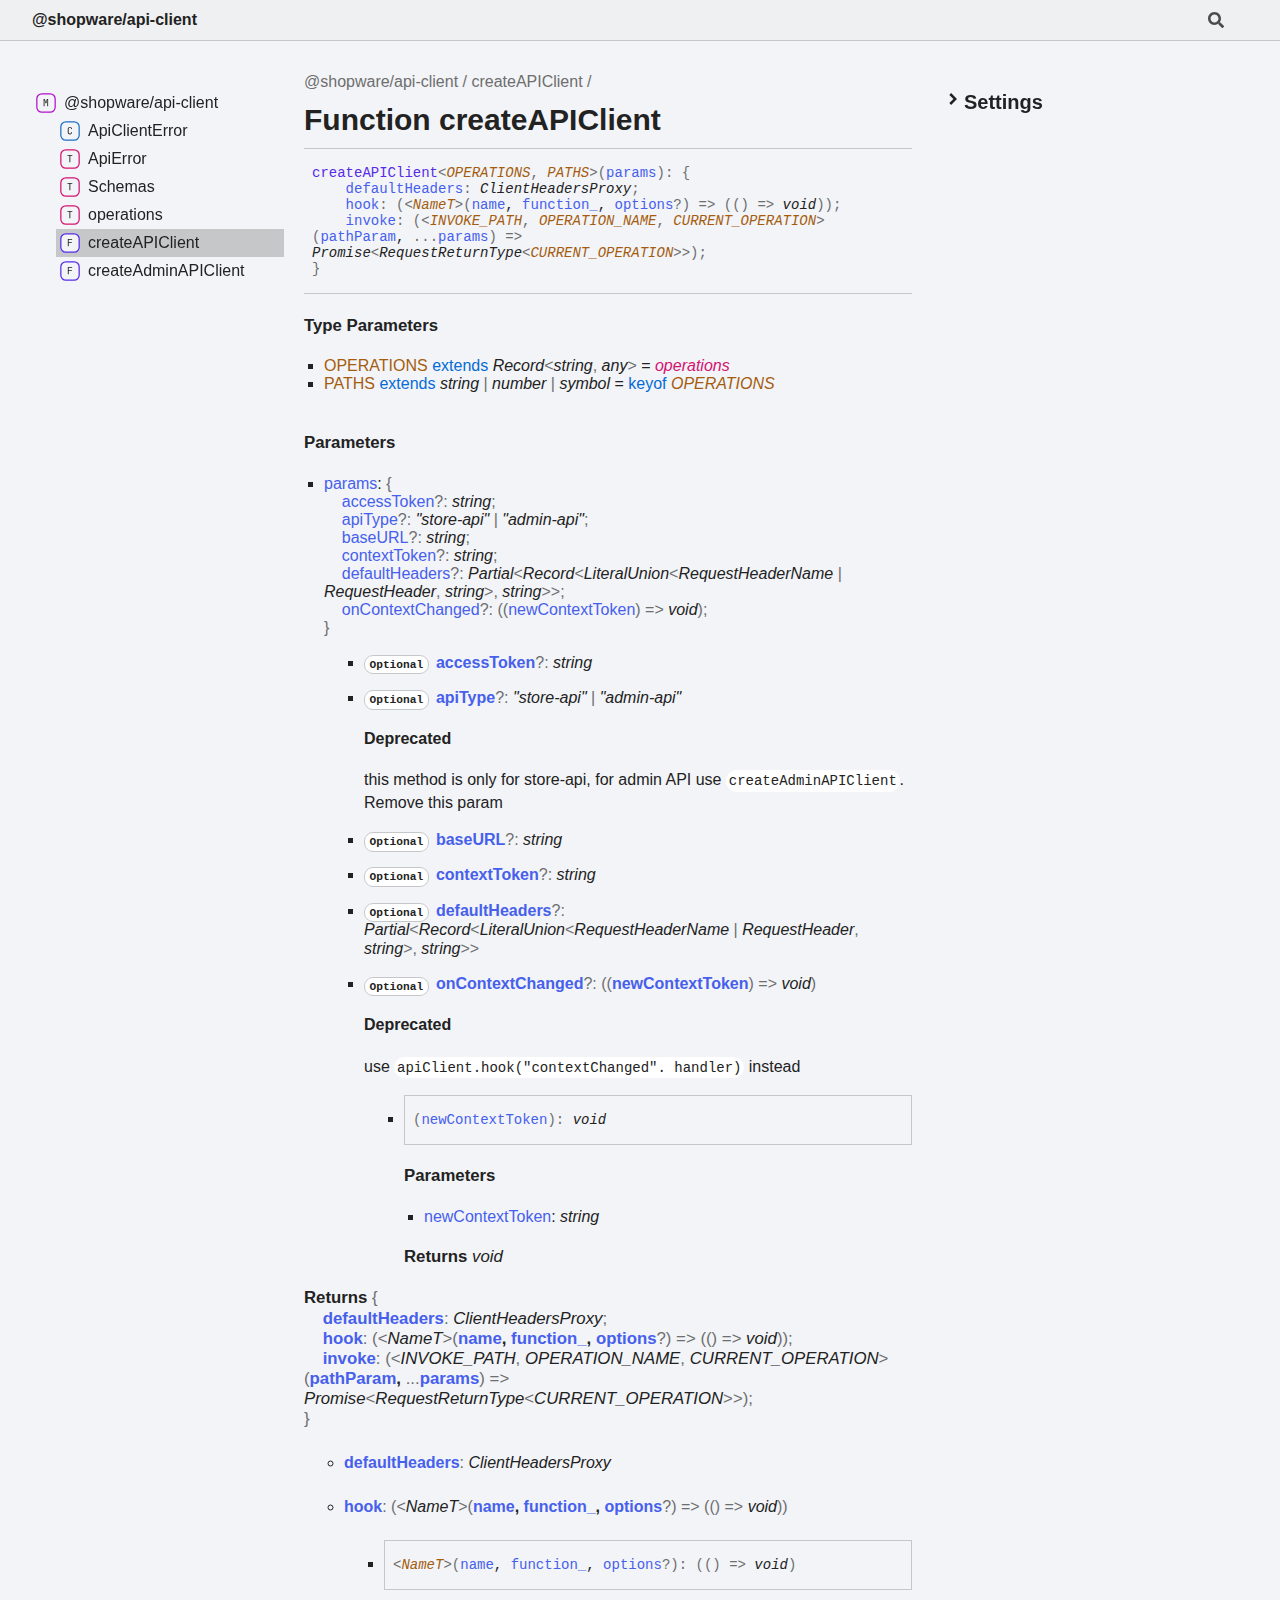
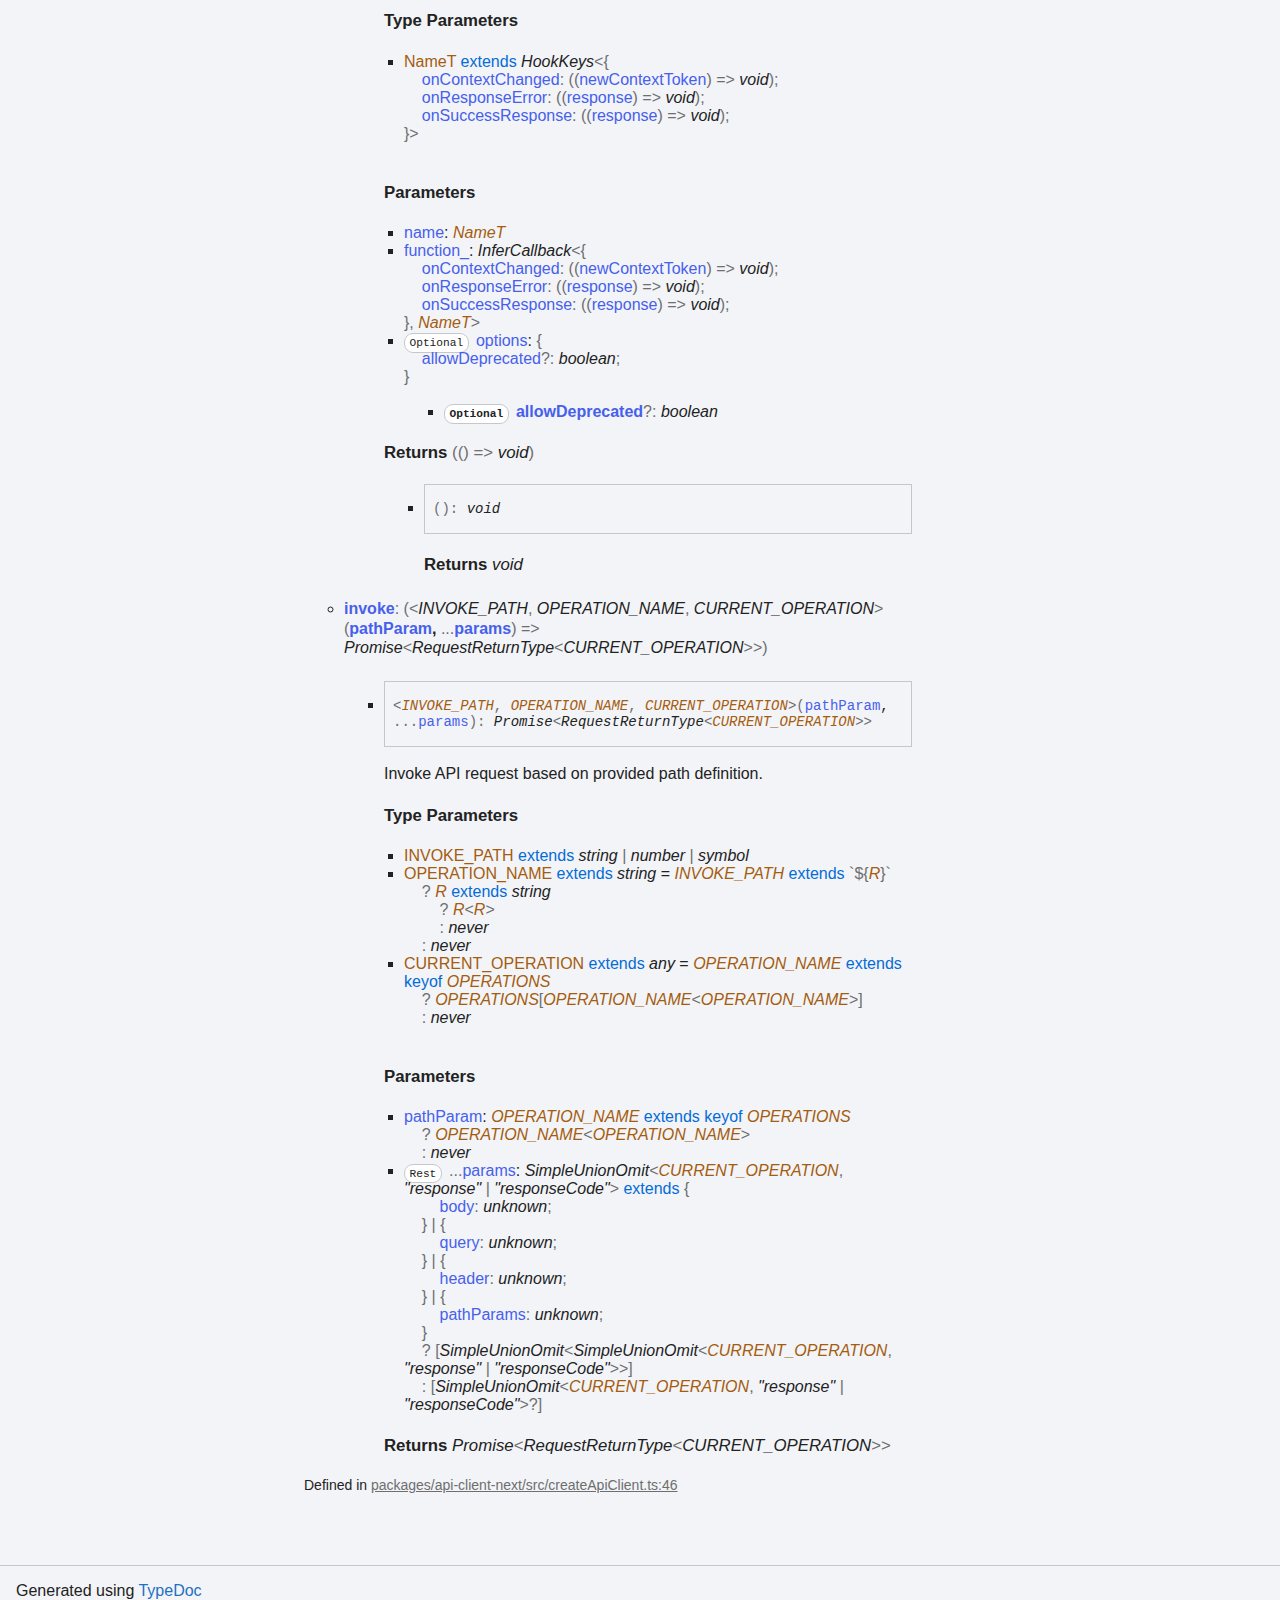
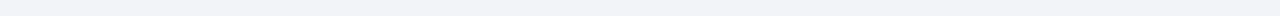
<file: functions/createAPIClient.html>
<!DOCTYPE html><html class="default" lang="en"><head><meta charSet="utf-8"/><meta http-equiv="x-ua-compatible" content="IE=edge"/><title>createAPIClient | @shopware/api-client</title><meta name="description" content="Documentation for @shopware/api-client"/><meta name="viewport" content="width=device-width, initial-scale=1"/><link rel="stylesheet" href="../assets/style.css"/><link rel="stylesheet" href="../assets/highlight.css"/><script defer src="../assets/main.js"></script><script async src="../assets/icons.js" id="tsd-icons-script"></script><script async src="../assets/search.js" id="tsd-search-script"></script><script async src="../assets/navigation.js" id="tsd-nav-script"></script></head><body><script>document.documentElement.dataset.theme = localStorage.getItem("tsd-theme") || "os";document.body.style.display="none";setTimeout(() => app?app.showPage():document.body.style.removeProperty("display"),500)</script><header class="tsd-page-toolbar"><div class="tsd-toolbar-contents container"><div class="table-cell" id="tsd-search" data-base=".."><div class="field"><label for="tsd-search-field" class="tsd-widget tsd-toolbar-icon search no-caption"><svg width="16" height="16" viewBox="0 0 16 16" fill="none"><use href="../assets/icons.svg#icon-search"></use></svg></label><input type="text" id="tsd-search-field" aria-label="Search"/></div><div class="field"><div id="tsd-toolbar-links"></div></div><ul class="results"><li class="state loading">Preparing search index...</li><li class="state failure">The search index is not available</li></ul><a href="../index.html" class="title">@shopware/api-client</a></div><div class="table-cell" id="tsd-widgets"><a href="#" class="tsd-widget tsd-toolbar-icon menu no-caption" data-toggle="menu" aria-label="Menu"><svg width="16" height="16" viewBox="0 0 16 16" fill="none"><use href="../assets/icons.svg#icon-menu"></use></svg></a></div></div></header><div class="container container-main"><div class="col-content"><div class="tsd-page-title"><ul class="tsd-breadcrumb"><li><a href="../modules.html">@shopware/api-client</a></li><li><a href="createAPIClient.html">createAPIClient</a></li></ul><h1>Function createAPIClient</h1></div><section class="tsd-panel"><ul class="tsd-signatures"><li class="tsd-signature tsd-anchor-link"><a id="createAPIClient" class="tsd-anchor"></a><span class="tsd-kind-call-signature">createAPIClient</span><span class="tsd-signature-symbol">&lt;</span><a class="tsd-signature-type tsd-kind-type-parameter" href="createAPIClient.html#createAPIClient.OPERATIONS">OPERATIONS</a><span class="tsd-signature-symbol">, </span><a class="tsd-signature-type tsd-kind-type-parameter" href="createAPIClient.html#createAPIClient.PATHS">PATHS</a><span class="tsd-signature-symbol">&gt;</span><span class="tsd-signature-symbol">(</span><span class="tsd-kind-parameter">params</span><span class="tsd-signature-symbol">)</span><span class="tsd-signature-symbol">: </span><span class="tsd-signature-symbol">{ </span><br/><span>    </span><span class="tsd-kind-property">defaultHeaders</span><span class="tsd-signature-symbol">: </span><span class="tsd-signature-type">ClientHeadersProxy</span><span class="tsd-signature-symbol">; </span><br/><span>    </span><span class="tsd-kind-property">hook</span><span class="tsd-signature-symbol">: </span><span class="tsd-signature-symbol">(</span><span class="tsd-signature-symbol">&lt;</span><a class="tsd-signature-type tsd-kind-type-parameter" href="createAPIClient.html#createAPIClient.__type.hook.__type-1.__type-2.NameT">NameT</a><span class="tsd-signature-symbol">&gt;</span><span class="tsd-signature-symbol">(</span><span class="tsd-kind-parameter">name</span>, <span class="tsd-kind-parameter">function_</span>, <span class="tsd-kind-parameter">options</span><span class="tsd-signature-symbol">?</span><span class="tsd-signature-symbol">)</span><span class="tsd-signature-symbol"> =&gt; </span><span class="tsd-signature-symbol">(</span><span class="tsd-signature-symbol">(</span><span class="tsd-signature-symbol">)</span><span class="tsd-signature-symbol"> =&gt; </span><span class="tsd-signature-type">void</span><span class="tsd-signature-symbol">)</span><span class="tsd-signature-symbol">)</span><span class="tsd-signature-symbol">; </span><br/><span>    </span><span class="tsd-kind-property">invoke</span><span class="tsd-signature-symbol">: </span><span class="tsd-signature-symbol">(</span><span class="tsd-signature-symbol">&lt;</span><a class="tsd-signature-type tsd-kind-type-parameter" href="createAPIClient.html#createAPIClient.__type.invoke.__type-5.__type-6.INVOKE_PATH">INVOKE_PATH</a><span class="tsd-signature-symbol">, </span><a class="tsd-signature-type tsd-kind-type-parameter" href="createAPIClient.html#createAPIClient.__type.invoke.__type-5.__type-6.OPERATION_NAME">OPERATION_NAME</a><span class="tsd-signature-symbol">, </span><a class="tsd-signature-type tsd-kind-type-parameter" href="createAPIClient.html#createAPIClient.__type.invoke.__type-5.__type-6.CURRENT_OPERATION">CURRENT_OPERATION</a><span class="tsd-signature-symbol">&gt;</span><span class="tsd-signature-symbol">(</span><span class="tsd-kind-parameter">pathParam</span>, <span class="tsd-signature-symbol">...</span><span class="tsd-kind-parameter">params</span><span class="tsd-signature-symbol">)</span><span class="tsd-signature-symbol"> =&gt; </span><span class="tsd-signature-type">Promise</span><span class="tsd-signature-symbol">&lt;</span><span class="tsd-signature-type">RequestReturnType</span><span class="tsd-signature-symbol">&lt;</span><a class="tsd-signature-type tsd-kind-type-parameter" href="createAPIClient.html#createAPIClient.__type.invoke.__type-5.__type-6.CURRENT_OPERATION">CURRENT_OPERATION</a><span class="tsd-signature-symbol">&gt;</span><span class="tsd-signature-symbol">&gt;</span><span class="tsd-signature-symbol">)</span><span class="tsd-signature-symbol">; </span><br/><span class="tsd-signature-symbol">}</span><a href="#createAPIClient" aria-label="Permalink" class="tsd-anchor-icon"><svg viewBox="0 0 24 24"><use href="../assets/icons.svg#icon-anchor"></use></svg></a></li><li class="tsd-description"><section class="tsd-panel"><h4>Type Parameters</h4><ul class="tsd-type-parameter-list"><li><span><a id="createAPIClient.OPERATIONS" class="tsd-anchor"></a><span class="tsd-kind-type-parameter">OPERATIONS</span><span class="tsd-signature-keyword"> extends </span><span class="tsd-signature-type">Record</span><span class="tsd-signature-symbol">&lt;</span><span class="tsd-signature-type">string</span><span class="tsd-signature-symbol">, </span><span class="tsd-signature-type">any</span><span class="tsd-signature-symbol">&gt;</span> = <a href="../types/operations.html" class="tsd-signature-type tsd-kind-type-alias">operations</a></span></li><li><span><a id="createAPIClient.PATHS" class="tsd-anchor"></a><span class="tsd-kind-type-parameter">PATHS</span><span class="tsd-signature-keyword"> extends </span><span class="tsd-signature-type">string</span><span class="tsd-signature-symbol"> | </span><span class="tsd-signature-type">number</span><span class="tsd-signature-symbol"> | </span><span class="tsd-signature-type">symbol</span> = <span class="tsd-signature-keyword">keyof </span><a class="tsd-signature-type tsd-kind-type-parameter" href="createAPIClient.html#createAPIClient.OPERATIONS">OPERATIONS</a></span></li></ul></section><div class="tsd-parameters"><h4 class="tsd-parameters-title">Parameters</h4><ul class="tsd-parameter-list"><li><span><span class="tsd-kind-parameter">params</span>: <span class="tsd-signature-symbol">{ </span><br/><span>    </span><span class="tsd-kind-property">accessToken</span><span class="tsd-signature-symbol">?: </span><span class="tsd-signature-type">string</span><span class="tsd-signature-symbol">; </span><br/><span>    </span><span class="tsd-kind-property">apiType</span><span class="tsd-signature-symbol">?: </span><span class="tsd-signature-type">&quot;store-api&quot;</span><span class="tsd-signature-symbol"> | </span><span class="tsd-signature-type">&quot;admin-api&quot;</span><span class="tsd-signature-symbol">; </span><br/><span>    </span><span class="tsd-kind-property">baseURL</span><span class="tsd-signature-symbol">?: </span><span class="tsd-signature-type">string</span><span class="tsd-signature-symbol">; </span><br/><span>    </span><span class="tsd-kind-property">contextToken</span><span class="tsd-signature-symbol">?: </span><span class="tsd-signature-type">string</span><span class="tsd-signature-symbol">; </span><br/><span>    </span><span class="tsd-kind-property">defaultHeaders</span><span class="tsd-signature-symbol">?: </span><span class="tsd-signature-type">Partial</span><span class="tsd-signature-symbol">&lt;</span><span class="tsd-signature-type">Record</span><span class="tsd-signature-symbol">&lt;</span><span class="tsd-signature-type">LiteralUnion</span><span class="tsd-signature-symbol">&lt;</span><span class="tsd-signature-type">RequestHeaderName</span><span class="tsd-signature-symbol"> | </span><span class="tsd-signature-type">RequestHeader</span><span class="tsd-signature-symbol">, </span><span class="tsd-signature-type">string</span><span class="tsd-signature-symbol">&gt;</span><span class="tsd-signature-symbol">, </span><span class="tsd-signature-type">string</span><span class="tsd-signature-symbol">&gt;</span><span class="tsd-signature-symbol">&gt;</span><span class="tsd-signature-symbol">; </span><br/><span>    </span><span class="tsd-kind-property">onContextChanged</span><span class="tsd-signature-symbol">?: </span><span class="tsd-signature-symbol">(</span><span class="tsd-signature-symbol">(</span><span class="tsd-kind-parameter">newContextToken</span><span class="tsd-signature-symbol">)</span><span class="tsd-signature-symbol"> =&gt; </span><span class="tsd-signature-type">void</span><span class="tsd-signature-symbol">)</span><span class="tsd-signature-symbol">; </span><br/><span class="tsd-signature-symbol">}</span></span><ul class="tsd-parameters"><li class="tsd-parameter"><h5><code class="tsd-tag ts-flagOptional">Optional</code> <span class="tsd-kind-property">access<wbr/>Token</span><span class="tsd-signature-symbol">?: </span><span class="tsd-signature-type">string</span></h5></li><li class="tsd-parameter"><h5><code class="tsd-tag ts-flagOptional">Optional</code> <span class="tsd-kind-property">api<wbr/>Type</span><span class="tsd-signature-symbol">?: </span><span class="tsd-signature-type">&quot;store-api&quot;</span><span class="tsd-signature-symbol"> | </span><span class="tsd-signature-type">&quot;admin-api&quot;</span></h5><div class="tsd-comment tsd-typography"><h4>Deprecated</h4><p>this method is only for store-api, for admin API use <code>createAdminAPIClient</code>. Remove this param</p>
</div></li><li class="tsd-parameter"><h5><code class="tsd-tag ts-flagOptional">Optional</code> <span class="tsd-kind-property">baseURL</span><span class="tsd-signature-symbol">?: </span><span class="tsd-signature-type">string</span></h5></li><li class="tsd-parameter"><h5><code class="tsd-tag ts-flagOptional">Optional</code> <span class="tsd-kind-property">context<wbr/>Token</span><span class="tsd-signature-symbol">?: </span><span class="tsd-signature-type">string</span></h5></li><li class="tsd-parameter"><h5><code class="tsd-tag ts-flagOptional">Optional</code> <span class="tsd-kind-property">default<wbr/>Headers</span><span class="tsd-signature-symbol">?: </span><span class="tsd-signature-type">Partial</span><span class="tsd-signature-symbol">&lt;</span><span class="tsd-signature-type">Record</span><span class="tsd-signature-symbol">&lt;</span><span class="tsd-signature-type">LiteralUnion</span><span class="tsd-signature-symbol">&lt;</span><span class="tsd-signature-type">RequestHeaderName</span><span class="tsd-signature-symbol"> | </span><span class="tsd-signature-type">RequestHeader</span><span class="tsd-signature-symbol">, </span><span class="tsd-signature-type">string</span><span class="tsd-signature-symbol">&gt;</span><span class="tsd-signature-symbol">, </span><span class="tsd-signature-type">string</span><span class="tsd-signature-symbol">&gt;</span><span class="tsd-signature-symbol">&gt;</span></h5></li><li class="tsd-parameter"><h5><code class="tsd-tag ts-flagOptional">Optional</code> <span class="tsd-kind-property">on<wbr/>Context<wbr/>Changed</span><span class="tsd-signature-symbol">?: </span><span class="tsd-signature-symbol">(</span><span class="tsd-signature-symbol">(</span><span class="tsd-kind-parameter">newContextToken</span><span class="tsd-signature-symbol">)</span><span class="tsd-signature-symbol"> =&gt; </span><span class="tsd-signature-type">void</span><span class="tsd-signature-symbol">)</span></h5><div class="tsd-comment tsd-typography"><h4>Deprecated</h4><p>use <code>apiClient.hook(&quot;contextChanged&quot;. handler)</code> instead</p>
</div><ul class="tsd-parameters"><li class="tsd-parameter-signature"><ul class="tsd-signatures"><li class="tsd-signature"><span class="tsd-signature-symbol">(</span><span class="tsd-kind-parameter">newContextToken</span><span class="tsd-signature-symbol">)</span><span class="tsd-signature-symbol">: </span><span class="tsd-signature-type">void</span></li><li class="tsd-description"><div class="tsd-parameters"><h4 class="tsd-parameters-title">Parameters</h4><ul class="tsd-parameter-list"><li><span><span class="tsd-kind-parameter">newContextToken</span>: <span class="tsd-signature-type">string</span></span></li></ul></div><h4 class="tsd-returns-title">Returns <span class="tsd-signature-type">void</span></h4></li></ul></li></ul></li></ul></li></ul></div><h4 class="tsd-returns-title">Returns <span class="tsd-signature-symbol">{ </span><br/><span>    </span><span class="tsd-kind-property">defaultHeaders</span><span class="tsd-signature-symbol">: </span><span class="tsd-signature-type">ClientHeadersProxy</span><span class="tsd-signature-symbol">; </span><br/><span>    </span><span class="tsd-kind-property">hook</span><span class="tsd-signature-symbol">: </span><span class="tsd-signature-symbol">(</span><span class="tsd-signature-symbol">&lt;</span><a class="tsd-signature-type tsd-kind-type-parameter" href="createAPIClient.html#createAPIClient.__type.hook.__type-1.__type-2.NameT">NameT</a><span class="tsd-signature-symbol">&gt;</span><span class="tsd-signature-symbol">(</span><span class="tsd-kind-parameter">name</span>, <span class="tsd-kind-parameter">function_</span>, <span class="tsd-kind-parameter">options</span><span class="tsd-signature-symbol">?</span><span class="tsd-signature-symbol">)</span><span class="tsd-signature-symbol"> =&gt; </span><span class="tsd-signature-symbol">(</span><span class="tsd-signature-symbol">(</span><span class="tsd-signature-symbol">)</span><span class="tsd-signature-symbol"> =&gt; </span><span class="tsd-signature-type">void</span><span class="tsd-signature-symbol">)</span><span class="tsd-signature-symbol">)</span><span class="tsd-signature-symbol">; </span><br/><span>    </span><span class="tsd-kind-property">invoke</span><span class="tsd-signature-symbol">: </span><span class="tsd-signature-symbol">(</span><span class="tsd-signature-symbol">&lt;</span><a class="tsd-signature-type tsd-kind-type-parameter" href="createAPIClient.html#createAPIClient.__type.invoke.__type-5.__type-6.INVOKE_PATH">INVOKE_PATH</a><span class="tsd-signature-symbol">, </span><a class="tsd-signature-type tsd-kind-type-parameter" href="createAPIClient.html#createAPIClient.__type.invoke.__type-5.__type-6.OPERATION_NAME">OPERATION_NAME</a><span class="tsd-signature-symbol">, </span><a class="tsd-signature-type tsd-kind-type-parameter" href="createAPIClient.html#createAPIClient.__type.invoke.__type-5.__type-6.CURRENT_OPERATION">CURRENT_OPERATION</a><span class="tsd-signature-symbol">&gt;</span><span class="tsd-signature-symbol">(</span><span class="tsd-kind-parameter">pathParam</span>, <span class="tsd-signature-symbol">...</span><span class="tsd-kind-parameter">params</span><span class="tsd-signature-symbol">)</span><span class="tsd-signature-symbol"> =&gt; </span><span class="tsd-signature-type">Promise</span><span class="tsd-signature-symbol">&lt;</span><span class="tsd-signature-type">RequestReturnType</span><span class="tsd-signature-symbol">&lt;</span><a class="tsd-signature-type tsd-kind-type-parameter" href="createAPIClient.html#createAPIClient.__type.invoke.__type-5.__type-6.CURRENT_OPERATION">CURRENT_OPERATION</a><span class="tsd-signature-symbol">&gt;</span><span class="tsd-signature-symbol">&gt;</span><span class="tsd-signature-symbol">)</span><span class="tsd-signature-symbol">; </span><br/><span class="tsd-signature-symbol">}</span></h4><ul class="tsd-parameters"><li class="tsd-parameter"><h5><span class="tsd-kind-property">default<wbr/>Headers</span><span class="tsd-signature-symbol">: </span><span class="tsd-signature-type">ClientHeadersProxy</span></h5></li><li class="tsd-parameter"><h5><span class="tsd-kind-property">hook</span><span class="tsd-signature-symbol">: </span><span class="tsd-signature-symbol">(</span><span class="tsd-signature-symbol">&lt;</span><a class="tsd-signature-type tsd-kind-type-parameter" href="createAPIClient.html#createAPIClient.__type.hook.__type-1.__type-2.NameT">NameT</a><span class="tsd-signature-symbol">&gt;</span><span class="tsd-signature-symbol">(</span><span class="tsd-kind-parameter">name</span>, <span class="tsd-kind-parameter">function_</span>, <span class="tsd-kind-parameter">options</span><span class="tsd-signature-symbol">?</span><span class="tsd-signature-symbol">)</span><span class="tsd-signature-symbol"> =&gt; </span><span class="tsd-signature-symbol">(</span><span class="tsd-signature-symbol">(</span><span class="tsd-signature-symbol">)</span><span class="tsd-signature-symbol"> =&gt; </span><span class="tsd-signature-type">void</span><span class="tsd-signature-symbol">)</span><span class="tsd-signature-symbol">)</span></h5><ul class="tsd-parameters"><li class="tsd-parameter-signature"><ul class="tsd-signatures"><li class="tsd-signature" id="createAPIClient.__type.hook.__type-1.__type-2"><span class="tsd-signature-symbol">&lt;</span><a class="tsd-signature-type tsd-kind-type-parameter" href="createAPIClient.html#createAPIClient.__type.hook.__type-1.__type-2.NameT">NameT</a><span class="tsd-signature-symbol">&gt;</span><span class="tsd-signature-symbol">(</span><span class="tsd-kind-parameter">name</span>, <span class="tsd-kind-parameter">function_</span>, <span class="tsd-kind-parameter">options</span><span class="tsd-signature-symbol">?</span><span class="tsd-signature-symbol">)</span><span class="tsd-signature-symbol">: </span><span class="tsd-signature-symbol">(</span><span class="tsd-signature-symbol">(</span><span class="tsd-signature-symbol">)</span><span class="tsd-signature-symbol"> =&gt; </span><span class="tsd-signature-type">void</span><span class="tsd-signature-symbol">)</span></li><li class="tsd-description"><section class="tsd-panel"><h4>Type Parameters</h4><ul class="tsd-type-parameter-list"><li><span><a id="createAPIClient.__type.hook.__type-1.__type-2.NameT" class="tsd-anchor"></a><span class="tsd-kind-type-parameter">NameT</span><span class="tsd-signature-keyword"> extends </span><span class="tsd-signature-type">HookKeys</span><span class="tsd-signature-symbol">&lt;</span><span class="tsd-signature-symbol">{ </span><br/><span>    </span><span class="tsd-kind-property">onContextChanged</span><span class="tsd-signature-symbol">: </span><span class="tsd-signature-symbol">(</span><span class="tsd-signature-symbol">(</span><span class="tsd-kind-parameter">newContextToken</span><span class="tsd-signature-symbol">)</span><span class="tsd-signature-symbol"> =&gt; </span><span class="tsd-signature-type">void</span><span class="tsd-signature-symbol">)</span><span class="tsd-signature-symbol">; </span><br/><span>    </span><span class="tsd-kind-property">onResponseError</span><span class="tsd-signature-symbol">: </span><span class="tsd-signature-symbol">(</span><span class="tsd-signature-symbol">(</span><span class="tsd-kind-parameter">response</span><span class="tsd-signature-symbol">)</span><span class="tsd-signature-symbol"> =&gt; </span><span class="tsd-signature-type">void</span><span class="tsd-signature-symbol">)</span><span class="tsd-signature-symbol">; </span><br/><span>    </span><span class="tsd-kind-property">onSuccessResponse</span><span class="tsd-signature-symbol">: </span><span class="tsd-signature-symbol">(</span><span class="tsd-signature-symbol">(</span><span class="tsd-kind-parameter">response</span><span class="tsd-signature-symbol">)</span><span class="tsd-signature-symbol"> =&gt; </span><span class="tsd-signature-type">void</span><span class="tsd-signature-symbol">)</span><span class="tsd-signature-symbol">; </span><br/><span class="tsd-signature-symbol">}</span><span class="tsd-signature-symbol">&gt;</span></span></li></ul></section><div class="tsd-parameters"><h4 class="tsd-parameters-title">Parameters</h4><ul class="tsd-parameter-list"><li><span><span class="tsd-kind-parameter">name</span>: <a class="tsd-signature-type tsd-kind-type-parameter" href="createAPIClient.html#createAPIClient.__type.hook.__type-1.__type-2.NameT">NameT</a></span></li><li><span><span class="tsd-kind-parameter">function_</span>: <span class="tsd-signature-type">InferCallback</span><span class="tsd-signature-symbol">&lt;</span><span class="tsd-signature-symbol">{ </span><br/><span>    </span><span class="tsd-kind-property">onContextChanged</span><span class="tsd-signature-symbol">: </span><span class="tsd-signature-symbol">(</span><span class="tsd-signature-symbol">(</span><span class="tsd-kind-parameter">newContextToken</span><span class="tsd-signature-symbol">)</span><span class="tsd-signature-symbol"> =&gt; </span><span class="tsd-signature-type">void</span><span class="tsd-signature-symbol">)</span><span class="tsd-signature-symbol">; </span><br/><span>    </span><span class="tsd-kind-property">onResponseError</span><span class="tsd-signature-symbol">: </span><span class="tsd-signature-symbol">(</span><span class="tsd-signature-symbol">(</span><span class="tsd-kind-parameter">response</span><span class="tsd-signature-symbol">)</span><span class="tsd-signature-symbol"> =&gt; </span><span class="tsd-signature-type">void</span><span class="tsd-signature-symbol">)</span><span class="tsd-signature-symbol">; </span><br/><span>    </span><span class="tsd-kind-property">onSuccessResponse</span><span class="tsd-signature-symbol">: </span><span class="tsd-signature-symbol">(</span><span class="tsd-signature-symbol">(</span><span class="tsd-kind-parameter">response</span><span class="tsd-signature-symbol">)</span><span class="tsd-signature-symbol"> =&gt; </span><span class="tsd-signature-type">void</span><span class="tsd-signature-symbol">)</span><span class="tsd-signature-symbol">; </span><br/><span class="tsd-signature-symbol">}</span><span class="tsd-signature-symbol">, </span><a class="tsd-signature-type tsd-kind-type-parameter" href="createAPIClient.html#createAPIClient.__type.hook.__type-1.__type-2.NameT">NameT</a><span class="tsd-signature-symbol">&gt;</span></span></li><li><span><code class="tsd-tag ts-flagOptional">Optional</code> <span class="tsd-kind-parameter">options</span>: <span class="tsd-signature-symbol">{ </span><br/><span>    </span><span class="tsd-kind-property">allowDeprecated</span><span class="tsd-signature-symbol">?: </span><span class="tsd-signature-type">boolean</span><span class="tsd-signature-symbol">; </span><br/><span class="tsd-signature-symbol">}</span></span><ul class="tsd-parameters"><li class="tsd-parameter"><h5><code class="tsd-tag ts-flagOptional">Optional</code> <span class="tsd-kind-property">allow<wbr/>Deprecated</span><span class="tsd-signature-symbol">?: </span><span class="tsd-signature-type">boolean</span></h5></li></ul></li></ul></div><h4 class="tsd-returns-title">Returns <span class="tsd-signature-symbol">(</span><span class="tsd-signature-symbol">(</span><span class="tsd-signature-symbol">)</span><span class="tsd-signature-symbol"> =&gt; </span><span class="tsd-signature-type">void</span><span class="tsd-signature-symbol">)</span></h4><ul class="tsd-parameters"><li class="tsd-parameter-signature"><ul class="tsd-signatures"><li class="tsd-signature" id="createAPIClient.__type.hook.__type-1.__type-2.__type-3.__type-4"><span class="tsd-signature-symbol">(</span><span class="tsd-signature-symbol">)</span><span class="tsd-signature-symbol">: </span><span class="tsd-signature-type">void</span></li><li class="tsd-description"><h4 class="tsd-returns-title">Returns <span class="tsd-signature-type">void</span></h4></li></ul></li></ul></li></ul></li></ul></li><li class="tsd-parameter"><h5><span class="tsd-kind-property">invoke</span><span class="tsd-signature-symbol">: </span><span class="tsd-signature-symbol">(</span><span class="tsd-signature-symbol">&lt;</span><a class="tsd-signature-type tsd-kind-type-parameter" href="createAPIClient.html#createAPIClient.__type.invoke.__type-5.__type-6.INVOKE_PATH">INVOKE_PATH</a><span class="tsd-signature-symbol">, </span><a class="tsd-signature-type tsd-kind-type-parameter" href="createAPIClient.html#createAPIClient.__type.invoke.__type-5.__type-6.OPERATION_NAME">OPERATION_NAME</a><span class="tsd-signature-symbol">, </span><a class="tsd-signature-type tsd-kind-type-parameter" href="createAPIClient.html#createAPIClient.__type.invoke.__type-5.__type-6.CURRENT_OPERATION">CURRENT_OPERATION</a><span class="tsd-signature-symbol">&gt;</span><span class="tsd-signature-symbol">(</span><span class="tsd-kind-parameter">pathParam</span>, <span class="tsd-signature-symbol">...</span><span class="tsd-kind-parameter">params</span><span class="tsd-signature-symbol">)</span><span class="tsd-signature-symbol"> =&gt; </span><span class="tsd-signature-type">Promise</span><span class="tsd-signature-symbol">&lt;</span><span class="tsd-signature-type">RequestReturnType</span><span class="tsd-signature-symbol">&lt;</span><a class="tsd-signature-type tsd-kind-type-parameter" href="createAPIClient.html#createAPIClient.__type.invoke.__type-5.__type-6.CURRENT_OPERATION">CURRENT_OPERATION</a><span class="tsd-signature-symbol">&gt;</span><span class="tsd-signature-symbol">&gt;</span><span class="tsd-signature-symbol">)</span></h5><ul class="tsd-parameters"><li class="tsd-parameter-signature"><ul class="tsd-signatures"><li class="tsd-signature" id="createAPIClient.__type.invoke.__type-5.__type-6"><span class="tsd-signature-symbol">&lt;</span><a class="tsd-signature-type tsd-kind-type-parameter" href="createAPIClient.html#createAPIClient.__type.invoke.__type-5.__type-6.INVOKE_PATH">INVOKE_PATH</a><span class="tsd-signature-symbol">, </span><a class="tsd-signature-type tsd-kind-type-parameter" href="createAPIClient.html#createAPIClient.__type.invoke.__type-5.__type-6.OPERATION_NAME">OPERATION_NAME</a><span class="tsd-signature-symbol">, </span><a class="tsd-signature-type tsd-kind-type-parameter" href="createAPIClient.html#createAPIClient.__type.invoke.__type-5.__type-6.CURRENT_OPERATION">CURRENT_OPERATION</a><span class="tsd-signature-symbol">&gt;</span><span class="tsd-signature-symbol">(</span><span class="tsd-kind-parameter">pathParam</span>, <span class="tsd-signature-symbol">...</span><span class="tsd-kind-parameter">params</span><span class="tsd-signature-symbol">)</span><span class="tsd-signature-symbol">: </span><span class="tsd-signature-type">Promise</span><span class="tsd-signature-symbol">&lt;</span><span class="tsd-signature-type">RequestReturnType</span><span class="tsd-signature-symbol">&lt;</span><a class="tsd-signature-type tsd-kind-type-parameter" href="createAPIClient.html#createAPIClient.__type.invoke.__type-5.__type-6.CURRENT_OPERATION">CURRENT_OPERATION</a><span class="tsd-signature-symbol">&gt;</span><span class="tsd-signature-symbol">&gt;</span></li><li class="tsd-description"><div class="tsd-comment tsd-typography"><p>Invoke API request based on provided path definition.</p>
</div><section class="tsd-panel"><h4>Type Parameters</h4><ul class="tsd-type-parameter-list"><li><span><a id="createAPIClient.__type.invoke.__type-5.__type-6.INVOKE_PATH" class="tsd-anchor"></a><span class="tsd-kind-type-parameter">INVOKE_PATH</span><span class="tsd-signature-keyword"> extends </span><span class="tsd-signature-type">string</span><span class="tsd-signature-symbol"> | </span><span class="tsd-signature-type">number</span><span class="tsd-signature-symbol"> | </span><span class="tsd-signature-type">symbol</span></span></li><li><span><a id="createAPIClient.__type.invoke.__type-5.__type-6.OPERATION_NAME" class="tsd-anchor"></a><span class="tsd-kind-type-parameter">OPERATION_NAME</span><span class="tsd-signature-keyword"> extends </span><span class="tsd-signature-type">string</span> = <a class="tsd-signature-type tsd-kind-type-parameter" href="createAPIClient.html#createAPIClient.__type.invoke.__type-5.__type-6.INVOKE_PATH">INVOKE_PATH</a><span class="tsd-signature-keyword"> extends </span><span class="tsd-signature-symbol">`</span><span class="tsd-signature-symbol">${</span><span class="tsd-signature-type tsd-kind-type-parameter">R</span><span class="tsd-signature-symbol">}</span><span class="tsd-signature-symbol">`</span><br/><span>    </span><span class="tsd-signature-symbol">? </span><span class="tsd-signature-type tsd-kind-type-parameter">R</span><span class="tsd-signature-keyword"> extends </span><span class="tsd-signature-type">string</span><br/><span>        </span><span class="tsd-signature-symbol">? </span><span class="tsd-signature-type tsd-kind-type-parameter">R</span><span class="tsd-signature-symbol">&lt;</span><span class="tsd-signature-type tsd-kind-type-parameter">R</span><span class="tsd-signature-symbol">&gt;</span><br/><span>        </span><span class="tsd-signature-symbol">: </span><span class="tsd-signature-type">never</span><br/><span>    </span><span class="tsd-signature-symbol">: </span><span class="tsd-signature-type">never</span></span></li><li><span><a id="createAPIClient.__type.invoke.__type-5.__type-6.CURRENT_OPERATION" class="tsd-anchor"></a><span class="tsd-kind-type-parameter">CURRENT_OPERATION</span><span class="tsd-signature-keyword"> extends </span><span class="tsd-signature-type">any</span> = <a class="tsd-signature-type tsd-kind-type-parameter" href="createAPIClient.html#createAPIClient.__type.invoke.__type-5.__type-6.OPERATION_NAME">OPERATION_NAME</a><span class="tsd-signature-keyword"> extends </span><span class="tsd-signature-keyword">keyof </span><a class="tsd-signature-type tsd-kind-type-parameter" href="createAPIClient.html#createAPIClient.OPERATIONS">OPERATIONS</a><br/><span>    </span><span class="tsd-signature-symbol">? </span><a class="tsd-signature-type tsd-kind-type-parameter" href="createAPIClient.html#createAPIClient.OPERATIONS">OPERATIONS</a><span class="tsd-signature-symbol">[</span><a class="tsd-signature-type tsd-kind-type-parameter" href="createAPIClient.html#createAPIClient.__type.invoke.__type-5.__type-6.OPERATION_NAME">OPERATION_NAME</a><span class="tsd-signature-symbol">&lt;</span><a class="tsd-signature-type tsd-kind-type-parameter" href="createAPIClient.html#createAPIClient.__type.invoke.__type-5.__type-6.OPERATION_NAME">OPERATION_NAME</a><span class="tsd-signature-symbol">&gt;</span><span class="tsd-signature-symbol">]</span><br/><span>    </span><span class="tsd-signature-symbol">: </span><span class="tsd-signature-type">never</span></span></li></ul></section><div class="tsd-parameters"><h4 class="tsd-parameters-title">Parameters</h4><ul class="tsd-parameter-list"><li><span><span class="tsd-kind-parameter">pathParam</span>: <a class="tsd-signature-type tsd-kind-type-parameter" href="createAPIClient.html#createAPIClient.__type.invoke.__type-5.__type-6.OPERATION_NAME">OPERATION_NAME</a><span class="tsd-signature-keyword"> extends </span><span class="tsd-signature-keyword">keyof </span><a class="tsd-signature-type tsd-kind-type-parameter" href="createAPIClient.html#createAPIClient.OPERATIONS">OPERATIONS</a><br/><span>    </span><span class="tsd-signature-symbol">? </span><a class="tsd-signature-type tsd-kind-type-parameter" href="createAPIClient.html#createAPIClient.__type.invoke.__type-5.__type-6.OPERATION_NAME">OPERATION_NAME</a><span class="tsd-signature-symbol">&lt;</span><a class="tsd-signature-type tsd-kind-type-parameter" href="createAPIClient.html#createAPIClient.__type.invoke.__type-5.__type-6.OPERATION_NAME">OPERATION_NAME</a><span class="tsd-signature-symbol">&gt;</span><br/><span>    </span><span class="tsd-signature-symbol">: </span><span class="tsd-signature-type">never</span></span></li><li><span><code class="tsd-tag ts-flagRest">Rest</code> <span class="tsd-signature-symbol">...</span><span class="tsd-kind-parameter">params</span>: <span class="tsd-signature-type">SimpleUnionOmit</span><span class="tsd-signature-symbol">&lt;</span><a class="tsd-signature-type tsd-kind-type-parameter" href="createAPIClient.html#createAPIClient.__type.invoke.__type-5.__type-6.CURRENT_OPERATION">CURRENT_OPERATION</a><span class="tsd-signature-symbol">, </span><span class="tsd-signature-type">&quot;response&quot;</span><span class="tsd-signature-symbol"> | </span><span class="tsd-signature-type">&quot;responseCode&quot;</span><span class="tsd-signature-symbol">&gt;</span><span class="tsd-signature-keyword"> extends </span><span class="tsd-signature-symbol">{ </span><br/><span>        </span><span class="tsd-kind-property">body</span><span class="tsd-signature-symbol">: </span><span class="tsd-signature-type">unknown</span><span class="tsd-signature-symbol">; </span><br/><span>    </span><span class="tsd-signature-symbol">}</span><span class="tsd-signature-symbol"> | </span><span class="tsd-signature-symbol">{ </span><br/><span>        </span><span class="tsd-kind-property">query</span><span class="tsd-signature-symbol">: </span><span class="tsd-signature-type">unknown</span><span class="tsd-signature-symbol">; </span><br/><span>    </span><span class="tsd-signature-symbol">}</span><span class="tsd-signature-symbol"> | </span><span class="tsd-signature-symbol">{ </span><br/><span>        </span><span class="tsd-kind-property">header</span><span class="tsd-signature-symbol">: </span><span class="tsd-signature-type">unknown</span><span class="tsd-signature-symbol">; </span><br/><span>    </span><span class="tsd-signature-symbol">}</span><span class="tsd-signature-symbol"> | </span><span class="tsd-signature-symbol">{ </span><br/><span>        </span><span class="tsd-kind-property">pathParams</span><span class="tsd-signature-symbol">: </span><span class="tsd-signature-type">unknown</span><span class="tsd-signature-symbol">; </span><br/><span>    </span><span class="tsd-signature-symbol">}</span><br/><span>    </span><span class="tsd-signature-symbol">? </span><span class="tsd-signature-symbol">[</span><span class="tsd-signature-type">SimpleUnionOmit</span><span class="tsd-signature-symbol">&lt;</span><span class="tsd-signature-type">SimpleUnionOmit</span><span class="tsd-signature-symbol">&lt;</span><a class="tsd-signature-type tsd-kind-type-parameter" href="createAPIClient.html#createAPIClient.__type.invoke.__type-5.__type-6.CURRENT_OPERATION">CURRENT_OPERATION</a><span class="tsd-signature-symbol">, </span><span class="tsd-signature-type">&quot;response&quot;</span><span class="tsd-signature-symbol"> | </span><span class="tsd-signature-type">&quot;responseCode&quot;</span><span class="tsd-signature-symbol">&gt;</span><span class="tsd-signature-symbol">&gt;</span><span class="tsd-signature-symbol">]</span><br/><span>    </span><span class="tsd-signature-symbol">: </span><span class="tsd-signature-symbol">[</span><span class="tsd-signature-type">SimpleUnionOmit</span><span class="tsd-signature-symbol">&lt;</span><a class="tsd-signature-type tsd-kind-type-parameter" href="createAPIClient.html#createAPIClient.__type.invoke.__type-5.__type-6.CURRENT_OPERATION">CURRENT_OPERATION</a><span class="tsd-signature-symbol">, </span><span class="tsd-signature-type">&quot;response&quot;</span><span class="tsd-signature-symbol"> | </span><span class="tsd-signature-type">&quot;responseCode&quot;</span><span class="tsd-signature-symbol">&gt;</span><span class="tsd-signature-symbol">?</span><span class="tsd-signature-symbol">]</span></span></li></ul></div><h4 class="tsd-returns-title">Returns <span class="tsd-signature-type">Promise</span><span class="tsd-signature-symbol">&lt;</span><span class="tsd-signature-type">RequestReturnType</span><span class="tsd-signature-symbol">&lt;</span><a class="tsd-signature-type tsd-kind-type-parameter" href="createAPIClient.html#createAPIClient.__type.invoke.__type-5.__type-6.CURRENT_OPERATION">CURRENT_OPERATION</a><span class="tsd-signature-symbol">&gt;</span><span class="tsd-signature-symbol">&gt;</span></h4><div class="tsd-comment tsd-typography"></div></li></ul></li></ul></li></ul><aside class="tsd-sources"><ul><li>Defined in <a href="https://github.com/shopware/frontends/blob/3a701a564f463352abeca765cc3e0afa7fcdffc4/packages/api-client-next/src/createApiClient.ts#L46">packages/api-client-next/src/createApiClient.ts:46</a></li></ul></aside></li></ul></section></div><div class="col-sidebar"><div class="page-menu"><div class="tsd-navigation settings"><details class="tsd-index-accordion"><summary class="tsd-accordion-summary"><h3><svg width="20" height="20" viewBox="0 0 24 24" fill="none"><use href="../assets/icons.svg#icon-chevronDown"></use></svg>Settings</h3></summary><div class="tsd-accordion-details"><div class="tsd-filter-visibility"><h4 class="uppercase">Member Visibility</h4><form><ul id="tsd-filter-options"><li class="tsd-filter-item"><label class="tsd-filter-input"><input type="checkbox" id="tsd-filter-protected" name="protected"/><svg width="32" height="32" viewBox="0 0 32 32" aria-hidden="true"><rect class="tsd-checkbox-background" width="30" height="30" x="1" y="1" rx="6" fill="none"></rect><path class="tsd-checkbox-checkmark" d="M8.35422 16.8214L13.2143 21.75L24.6458 10.25" stroke="none" stroke-width="3.5" stroke-linejoin="round" fill="none"></path></svg><span>Protected</span></label></li><li class="tsd-filter-item"><label class="tsd-filter-input"><input type="checkbox" id="tsd-filter-private" name="private"/><svg width="32" height="32" viewBox="0 0 32 32" aria-hidden="true"><rect class="tsd-checkbox-background" width="30" height="30" x="1" y="1" rx="6" fill="none"></rect><path class="tsd-checkbox-checkmark" d="M8.35422 16.8214L13.2143 21.75L24.6458 10.25" stroke="none" stroke-width="3.5" stroke-linejoin="round" fill="none"></path></svg><span>Private</span></label></li><li class="tsd-filter-item"><label class="tsd-filter-input"><input type="checkbox" id="tsd-filter-inherited" name="inherited" checked/><svg width="32" height="32" viewBox="0 0 32 32" aria-hidden="true"><rect class="tsd-checkbox-background" width="30" height="30" x="1" y="1" rx="6" fill="none"></rect><path class="tsd-checkbox-checkmark" d="M8.35422 16.8214L13.2143 21.75L24.6458 10.25" stroke="none" stroke-width="3.5" stroke-linejoin="round" fill="none"></path></svg><span>Inherited</span></label></li><li class="tsd-filter-item"><label class="tsd-filter-input"><input type="checkbox" id="tsd-filter-external" name="external"/><svg width="32" height="32" viewBox="0 0 32 32" aria-hidden="true"><rect class="tsd-checkbox-background" width="30" height="30" x="1" y="1" rx="6" fill="none"></rect><path class="tsd-checkbox-checkmark" d="M8.35422 16.8214L13.2143 21.75L24.6458 10.25" stroke="none" stroke-width="3.5" stroke-linejoin="round" fill="none"></path></svg><span>External</span></label></li></ul></form></div><div class="tsd-theme-toggle"><h4 class="uppercase">Theme</h4><select id="tsd-theme"><option value="os">OS</option><option value="light">Light</option><option value="dark">Dark</option></select></div></div></details></div></div><div class="site-menu"><nav class="tsd-navigation"><a href="../modules.html"><svg class="tsd-kind-icon" viewBox="0 0 24 24"><use href="../assets/icons.svg#icon-1"></use></svg><span>@shopware/api-client</span></a><ul class="tsd-small-nested-navigation" id="tsd-nav-container" data-base=".."><li>Loading...</li></ul></nav></div></div></div><footer><p class="tsd-generator">Generated using <a href="https://typedoc.org/" target="_blank">TypeDoc</a></p></footer><div class="overlay"></div></body></html>
</file>
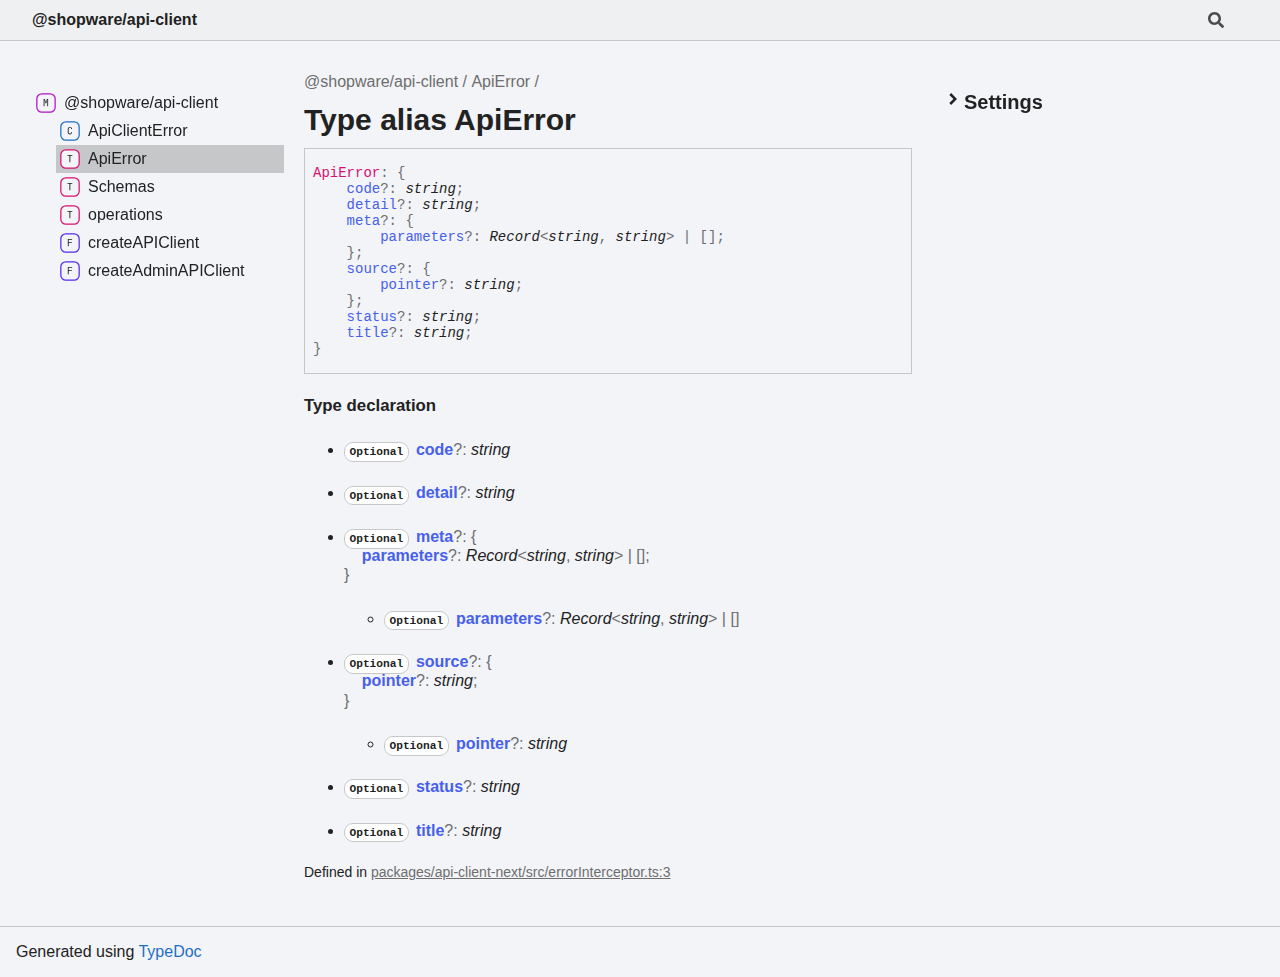
<file: types/ApiError.html>
<!DOCTYPE html><html class="default" lang="en"><head><meta charSet="utf-8"/><meta http-equiv="x-ua-compatible" content="IE=edge"/><title>ApiError | @shopware/api-client</title><meta name="description" content="Documentation for @shopware/api-client"/><meta name="viewport" content="width=device-width, initial-scale=1"/><link rel="stylesheet" href="../assets/style.css"/><link rel="stylesheet" href="../assets/highlight.css"/><script defer src="../assets/main.js"></script><script async src="../assets/icons.js" id="tsd-icons-script"></script><script async src="../assets/search.js" id="tsd-search-script"></script><script async src="../assets/navigation.js" id="tsd-nav-script"></script></head><body><script>document.documentElement.dataset.theme = localStorage.getItem("tsd-theme") || "os";document.body.style.display="none";setTimeout(() => app?app.showPage():document.body.style.removeProperty("display"),500)</script><header class="tsd-page-toolbar"><div class="tsd-toolbar-contents container"><div class="table-cell" id="tsd-search" data-base=".."><div class="field"><label for="tsd-search-field" class="tsd-widget tsd-toolbar-icon search no-caption"><svg width="16" height="16" viewBox="0 0 16 16" fill="none"><use href="../assets/icons.svg#icon-search"></use></svg></label><input type="text" id="tsd-search-field" aria-label="Search"/></div><div class="field"><div id="tsd-toolbar-links"></div></div><ul class="results"><li class="state loading">Preparing search index...</li><li class="state failure">The search index is not available</li></ul><a href="../index.html" class="title">@shopware/api-client</a></div><div class="table-cell" id="tsd-widgets"><a href="#" class="tsd-widget tsd-toolbar-icon menu no-caption" data-toggle="menu" aria-label="Menu"><svg width="16" height="16" viewBox="0 0 16 16" fill="none"><use href="../assets/icons.svg#icon-menu"></use></svg></a></div></div></header><div class="container container-main"><div class="col-content"><div class="tsd-page-title"><ul class="tsd-breadcrumb"><li><a href="../modules.html">@shopware/api-client</a></li><li><a href="ApiError.html">ApiError</a></li></ul><h1>Type alias ApiError</h1></div><div class="tsd-signature"><span class="tsd-kind-type-alias">Api<wbr/>Error</span><span class="tsd-signature-symbol">:</span> <span class="tsd-signature-symbol">{ </span><br/><span>    </span><span class="tsd-kind-property">code</span><span class="tsd-signature-symbol">?: </span><span class="tsd-signature-type">string</span><span class="tsd-signature-symbol">; </span><br/><span>    </span><span class="tsd-kind-property">detail</span><span class="tsd-signature-symbol">?: </span><span class="tsd-signature-type">string</span><span class="tsd-signature-symbol">; </span><br/><span>    </span><span class="tsd-kind-property">meta</span><span class="tsd-signature-symbol">?: </span><span class="tsd-signature-symbol">{ </span><br/><span>        </span><span class="tsd-kind-property">parameters</span><span class="tsd-signature-symbol">?: </span><span class="tsd-signature-type">Record</span><span class="tsd-signature-symbol">&lt;</span><span class="tsd-signature-type">string</span><span class="tsd-signature-symbol">, </span><span class="tsd-signature-type">string</span><span class="tsd-signature-symbol">&gt;</span><span class="tsd-signature-symbol"> | </span><span class="tsd-signature-symbol">[</span><span class="tsd-signature-symbol">]</span><span class="tsd-signature-symbol">; </span><br/><span>    </span><span class="tsd-signature-symbol">}</span><span class="tsd-signature-symbol">; </span><br/><span>    </span><span class="tsd-kind-property">source</span><span class="tsd-signature-symbol">?: </span><span class="tsd-signature-symbol">{ </span><br/><span>        </span><span class="tsd-kind-property">pointer</span><span class="tsd-signature-symbol">?: </span><span class="tsd-signature-type">string</span><span class="tsd-signature-symbol">; </span><br/><span>    </span><span class="tsd-signature-symbol">}</span><span class="tsd-signature-symbol">; </span><br/><span>    </span><span class="tsd-kind-property">status</span><span class="tsd-signature-symbol">?: </span><span class="tsd-signature-type">string</span><span class="tsd-signature-symbol">; </span><br/><span>    </span><span class="tsd-kind-property">title</span><span class="tsd-signature-symbol">?: </span><span class="tsd-signature-type">string</span><span class="tsd-signature-symbol">; </span><br/><span class="tsd-signature-symbol">}</span></div><div class="tsd-type-declaration"><h4>Type declaration</h4><ul class="tsd-parameters"><li class="tsd-parameter"><h5><code class="tsd-tag ts-flagOptional">Optional</code> <span class="tsd-kind-property">code</span><span class="tsd-signature-symbol">?: </span><span class="tsd-signature-type">string</span></h5></li><li class="tsd-parameter"><h5><code class="tsd-tag ts-flagOptional">Optional</code> <span class="tsd-kind-property">detail</span><span class="tsd-signature-symbol">?: </span><span class="tsd-signature-type">string</span></h5></li><li class="tsd-parameter"><h5><code class="tsd-tag ts-flagOptional">Optional</code> <span class="tsd-kind-property">meta</span><span class="tsd-signature-symbol">?: </span><span class="tsd-signature-symbol">{ </span><br/><span>    </span><span class="tsd-kind-property">parameters</span><span class="tsd-signature-symbol">?: </span><span class="tsd-signature-type">Record</span><span class="tsd-signature-symbol">&lt;</span><span class="tsd-signature-type">string</span><span class="tsd-signature-symbol">, </span><span class="tsd-signature-type">string</span><span class="tsd-signature-symbol">&gt;</span><span class="tsd-signature-symbol"> | </span><span class="tsd-signature-symbol">[</span><span class="tsd-signature-symbol">]</span><span class="tsd-signature-symbol">; </span><br/><span class="tsd-signature-symbol">}</span></h5><ul class="tsd-parameters"><li class="tsd-parameter"><h5><code class="tsd-tag ts-flagOptional">Optional</code> <span class="tsd-kind-property">parameters</span><span class="tsd-signature-symbol">?: </span><span class="tsd-signature-type">Record</span><span class="tsd-signature-symbol">&lt;</span><span class="tsd-signature-type">string</span><span class="tsd-signature-symbol">, </span><span class="tsd-signature-type">string</span><span class="tsd-signature-symbol">&gt;</span><span class="tsd-signature-symbol"> | </span><span class="tsd-signature-symbol">[</span><span class="tsd-signature-symbol">]</span></h5></li></ul></li><li class="tsd-parameter"><h5><code class="tsd-tag ts-flagOptional">Optional</code> <span class="tsd-kind-property">source</span><span class="tsd-signature-symbol">?: </span><span class="tsd-signature-symbol">{ </span><br/><span>    </span><span class="tsd-kind-property">pointer</span><span class="tsd-signature-symbol">?: </span><span class="tsd-signature-type">string</span><span class="tsd-signature-symbol">; </span><br/><span class="tsd-signature-symbol">}</span></h5><ul class="tsd-parameters"><li class="tsd-parameter"><h5><code class="tsd-tag ts-flagOptional">Optional</code> <span class="tsd-kind-property">pointer</span><span class="tsd-signature-symbol">?: </span><span class="tsd-signature-type">string</span></h5></li></ul></li><li class="tsd-parameter"><h5><code class="tsd-tag ts-flagOptional">Optional</code> <span class="tsd-kind-property">status</span><span class="tsd-signature-symbol">?: </span><span class="tsd-signature-type">string</span></h5></li><li class="tsd-parameter"><h5><code class="tsd-tag ts-flagOptional">Optional</code> <span class="tsd-kind-property">title</span><span class="tsd-signature-symbol">?: </span><span class="tsd-signature-type">string</span></h5></li></ul></div><aside class="tsd-sources"><ul><li>Defined in <a href="https://github.com/shopware/frontends/blob/3a701a564f463352abeca765cc3e0afa7fcdffc4/packages/api-client-next/src/errorInterceptor.ts#L3">packages/api-client-next/src/errorInterceptor.ts:3</a></li></ul></aside></div><div class="col-sidebar"><div class="page-menu"><div class="tsd-navigation settings"><details class="tsd-index-accordion"><summary class="tsd-accordion-summary"><h3><svg width="20" height="20" viewBox="0 0 24 24" fill="none"><use href="../assets/icons.svg#icon-chevronDown"></use></svg>Settings</h3></summary><div class="tsd-accordion-details"><div class="tsd-filter-visibility"><h4 class="uppercase">Member Visibility</h4><form><ul id="tsd-filter-options"><li class="tsd-filter-item"><label class="tsd-filter-input"><input type="checkbox" id="tsd-filter-protected" name="protected"/><svg width="32" height="32" viewBox="0 0 32 32" aria-hidden="true"><rect class="tsd-checkbox-background" width="30" height="30" x="1" y="1" rx="6" fill="none"></rect><path class="tsd-checkbox-checkmark" d="M8.35422 16.8214L13.2143 21.75L24.6458 10.25" stroke="none" stroke-width="3.5" stroke-linejoin="round" fill="none"></path></svg><span>Protected</span></label></li><li class="tsd-filter-item"><label class="tsd-filter-input"><input type="checkbox" id="tsd-filter-private" name="private"/><svg width="32" height="32" viewBox="0 0 32 32" aria-hidden="true"><rect class="tsd-checkbox-background" width="30" height="30" x="1" y="1" rx="6" fill="none"></rect><path class="tsd-checkbox-checkmark" d="M8.35422 16.8214L13.2143 21.75L24.6458 10.25" stroke="none" stroke-width="3.5" stroke-linejoin="round" fill="none"></path></svg><span>Private</span></label></li><li class="tsd-filter-item"><label class="tsd-filter-input"><input type="checkbox" id="tsd-filter-inherited" name="inherited" checked/><svg width="32" height="32" viewBox="0 0 32 32" aria-hidden="true"><rect class="tsd-checkbox-background" width="30" height="30" x="1" y="1" rx="6" fill="none"></rect><path class="tsd-checkbox-checkmark" d="M8.35422 16.8214L13.2143 21.75L24.6458 10.25" stroke="none" stroke-width="3.5" stroke-linejoin="round" fill="none"></path></svg><span>Inherited</span></label></li><li class="tsd-filter-item"><label class="tsd-filter-input"><input type="checkbox" id="tsd-filter-external" name="external"/><svg width="32" height="32" viewBox="0 0 32 32" aria-hidden="true"><rect class="tsd-checkbox-background" width="30" height="30" x="1" y="1" rx="6" fill="none"></rect><path class="tsd-checkbox-checkmark" d="M8.35422 16.8214L13.2143 21.75L24.6458 10.25" stroke="none" stroke-width="3.5" stroke-linejoin="round" fill="none"></path></svg><span>External</span></label></li></ul></form></div><div class="tsd-theme-toggle"><h4 class="uppercase">Theme</h4><select id="tsd-theme"><option value="os">OS</option><option value="light">Light</option><option value="dark">Dark</option></select></div></div></details></div></div><div class="site-menu"><nav class="tsd-navigation"><a href="../modules.html"><svg class="tsd-kind-icon" viewBox="0 0 24 24"><use href="../assets/icons.svg#icon-1"></use></svg><span>@shopware/api-client</span></a><ul class="tsd-small-nested-navigation" id="tsd-nav-container" data-base=".."><li>Loading...</li></ul></nav></div></div></div><footer><p class="tsd-generator">Generated using <a href="https://typedoc.org/" target="_blank">TypeDoc</a></p></footer><div class="overlay"></div></body></html>
</file>
<file: assets/style.css>
:root {
    /* Light */
    --light-color-background: #f2f4f8;
    --light-color-background-secondary: #eff0f1;
    --light-color-warning-text: #222;
    --light-color-background-warning: #e6e600;
    --light-color-icon-background: var(--light-color-background);
    --light-color-accent: #c5c7c9;
    --light-color-active-menu-item: var(--light-color-accent);
    --light-color-text: #222;
    --light-color-text-aside: #6e6e6e;
    --light-color-link: #1f70c2;

    --light-color-ts-keyword: #056bd6;
    --light-color-ts-project: #b111c9;
    --light-color-ts-module: var(--light-color-ts-project);
    --light-color-ts-namespace: var(--light-color-ts-project);
    --light-color-ts-enum: #7e6f15;
    --light-color-ts-enum-member: var(--light-color-ts-enum);
    --light-color-ts-variable: #4760ec;
    --light-color-ts-function: #572be7;
    --light-color-ts-class: #1f70c2;
    --light-color-ts-interface: #108024;
    --light-color-ts-constructor: var(--light-color-ts-class);
    --light-color-ts-property: var(--light-color-ts-variable);
    --light-color-ts-method: var(--light-color-ts-function);
    --light-color-ts-call-signature: var(--light-color-ts-method);
    --light-color-ts-index-signature: var(--light-color-ts-property);
    --light-color-ts-constructor-signature: var(--light-color-ts-constructor);
    --light-color-ts-parameter: var(--light-color-ts-variable);
    /* type literal not included as links will never be generated to it */
    --light-color-ts-type-parameter: #a55c0e;
    --light-color-ts-accessor: var(--light-color-ts-property);
    --light-color-ts-get-signature: var(--light-color-ts-accessor);
    --light-color-ts-set-signature: var(--light-color-ts-accessor);
    --light-color-ts-type-alias: #d51270;
    /* reference not included as links will be colored with the kind that it points to */

    --light-external-icon: url("data:image/svg+xml;utf8,<svg xmlns='http://www.w3.org/2000/svg' viewBox='0 0 100 100' width='10' height='10'><path fill-opacity='0' stroke='%23000' stroke-width='10' d='m43,35H5v60h60V57M45,5v10l10,10-30,30 20,20 30-30 10,10h10V5z'/></svg>");
    --light-color-scheme: light;

    /* Dark */
    --dark-color-background: #2b2e33;
    --dark-color-background-secondary: #1e2024;
    --dark-color-background-warning: #bebe00;
    --dark-color-warning-text: #222;
    --dark-color-icon-background: var(--dark-color-background-secondary);
    --dark-color-accent: #9096a2;
    --dark-color-active-menu-item: #5d5d6a;
    --dark-color-text: #f5f5f5;
    --dark-color-text-aside: #dddddd;
    --dark-color-link: #00aff4;

    --dark-color-ts-keyword: #3399ff;
    --dark-color-ts-project: #e358ff;
    --dark-color-ts-module: var(--dark-color-ts-project);
    --dark-color-ts-namespace: var(--dark-color-ts-project);
    --dark-color-ts-enum: #f4d93e;
    --dark-color-ts-enum-member: var(--dark-color-ts-enum);
    --dark-color-ts-variable: #798dff;
    --dark-color-ts-function: #a280ff;
    --dark-color-ts-class: #8ac4ff;
    --dark-color-ts-interface: #6cff87;
    --dark-color-ts-constructor: var(--dark-color-ts-class);
    --dark-color-ts-property: var(--dark-color-ts-variable);
    --dark-color-ts-method: var(--dark-color-ts-function);
    --dark-color-ts-call-signature: var(--dark-color-ts-method);
    --dark-color-ts-index-signature: var(--dark-color-ts-property);
    --dark-color-ts-constructor-signature: var(--dark-color-ts-constructor);
    --dark-color-ts-parameter: var(--dark-color-ts-variable);
    /* type literal not included as links will never be generated to it */
    --dark-color-ts-type-parameter: #e07d13;
    --dark-color-ts-accessor: var(--dark-color-ts-property);
    --dark-color-ts-get-signature: var(--dark-color-ts-accessor);
    --dark-color-ts-set-signature: var(--dark-color-ts-accessor);
    --dark-color-ts-type-alias: #ff6492;
    /* reference not included as links will be colored with the kind that it points to */

    --dark-external-icon: url("data:image/svg+xml;utf8,<svg xmlns='http://www.w3.org/2000/svg' viewBox='0 0 100 100' width='10' height='10'><path fill-opacity='0' stroke='%23fff' stroke-width='10' d='m43,35H5v60h60V57M45,5v10l10,10-30,30 20,20 30-30 10,10h10V5z'/></svg>");
    --dark-color-scheme: dark;
}

@media (prefers-color-scheme: light) {
    :root {
        --color-background: var(--light-color-background);
        --color-background-secondary: var(--light-color-background-secondary);
        --color-background-warning: var(--light-color-background-warning);
        --color-warning-text: var(--light-color-warning-text);
        --color-icon-background: var(--light-color-icon-background);
        --color-accent: var(--light-color-accent);
        --color-active-menu-item: var(--light-color-active-menu-item);
        --color-text: var(--light-color-text);
        --color-text-aside: var(--light-color-text-aside);
        --color-link: var(--light-color-link);

        --color-ts-keyword: var(--light-color-ts-keyword);
        --color-ts-module: var(--light-color-ts-module);
        --color-ts-namespace: var(--light-color-ts-namespace);
        --color-ts-enum: var(--light-color-ts-enum);
        --color-ts-enum-member: var(--light-color-ts-enum-member);
        --color-ts-variable: var(--light-color-ts-variable);
        --color-ts-function: var(--light-color-ts-function);
        --color-ts-class: var(--light-color-ts-class);
        --color-ts-interface: var(--light-color-ts-interface);
        --color-ts-constructor: var(--light-color-ts-constructor);
        --color-ts-property: var(--light-color-ts-property);
        --color-ts-method: var(--light-color-ts-method);
        --color-ts-call-signature: var(--light-color-ts-call-signature);
        --color-ts-index-signature: var(--light-color-ts-index-signature);
        --color-ts-constructor-signature: var(
            --light-color-ts-constructor-signature
        );
        --color-ts-parameter: var(--light-color-ts-parameter);
        --color-ts-type-parameter: var(--light-color-ts-type-parameter);
        --color-ts-accessor: var(--light-color-ts-accessor);
        --color-ts-get-signature: var(--light-color-ts-get-signature);
        --color-ts-set-signature: var(--light-color-ts-set-signature);
        --color-ts-type-alias: var(--light-color-ts-type-alias);

        --external-icon: var(--light-external-icon);
        --color-scheme: var(--light-color-scheme);
    }
}

@media (prefers-color-scheme: dark) {
    :root {
        --color-background: var(--dark-color-background);
        --color-background-secondary: var(--dark-color-background-secondary);
        --color-background-warning: var(--dark-color-background-warning);
        --color-warning-text: var(--dark-color-warning-text);
        --color-icon-background: var(--dark-color-icon-background);
        --color-accent: var(--dark-color-accent);
        --color-active-menu-item: var(--dark-color-active-menu-item);
        --color-text: var(--dark-color-text);
        --color-text-aside: var(--dark-color-text-aside);
        --color-link: var(--dark-color-link);

        --color-ts-keyword: var(--dark-color-ts-keyword);
        --color-ts-module: var(--dark-color-ts-module);
        --color-ts-namespace: var(--dark-color-ts-namespace);
        --color-ts-enum: var(--dark-color-ts-enum);
        --color-ts-enum-member: var(--dark-color-ts-enum-member);
        --color-ts-variable: var(--dark-color-ts-variable);
        --color-ts-function: var(--dark-color-ts-function);
        --color-ts-class: var(--dark-color-ts-class);
        --color-ts-interface: var(--dark-color-ts-interface);
        --color-ts-constructor: var(--dark-color-ts-constructor);
        --color-ts-property: var(--dark-color-ts-property);
        --color-ts-method: var(--dark-color-ts-method);
        --color-ts-call-signature: var(--dark-color-ts-call-signature);
        --color-ts-index-signature: var(--dark-color-ts-index-signature);
        --color-ts-constructor-signature: var(
            --dark-color-ts-constructor-signature
        );
        --color-ts-parameter: var(--dark-color-ts-parameter);
        --color-ts-type-parameter: var(--dark-color-ts-type-parameter);
        --color-ts-accessor: var(--dark-color-ts-accessor);
        --color-ts-get-signature: var(--dark-color-ts-get-signature);
        --color-ts-set-signature: var(--dark-color-ts-set-signature);
        --color-ts-type-alias: var(--dark-color-ts-type-alias);

        --external-icon: var(--dark-external-icon);
        --color-scheme: var(--dark-color-scheme);
    }
}

html {
    color-scheme: var(--color-scheme);
}

body {
    margin: 0;
}

:root[data-theme="light"] {
    --color-background: var(--light-color-background);
    --color-background-secondary: var(--light-color-background-secondary);
    --color-background-warning: var(--light-color-background-warning);
    --color-warning-text: var(--light-color-warning-text);
    --color-icon-background: var(--light-color-icon-background);
    --color-accent: var(--light-color-accent);
    --color-active-menu-item: var(--light-color-active-menu-item);
    --color-text: var(--light-color-text);
    --color-text-aside: var(--light-color-text-aside);
    --color-link: var(--light-color-link);

    --color-ts-keyword: var(--light-color-ts-keyword);
    --color-ts-module: var(--light-color-ts-module);
    --color-ts-namespace: var(--light-color-ts-namespace);
    --color-ts-enum: var(--light-color-ts-enum);
    --color-ts-enum-member: var(--light-color-ts-enum-member);
    --color-ts-variable: var(--light-color-ts-variable);
    --color-ts-function: var(--light-color-ts-function);
    --color-ts-class: var(--light-color-ts-class);
    --color-ts-interface: var(--light-color-ts-interface);
    --color-ts-constructor: var(--light-color-ts-constructor);
    --color-ts-property: var(--light-color-ts-property);
    --color-ts-method: var(--light-color-ts-method);
    --color-ts-call-signature: var(--light-color-ts-call-signature);
    --color-ts-index-signature: var(--light-color-ts-index-signature);
    --color-ts-constructor-signature: var(
        --light-color-ts-constructor-signature
    );
    --color-ts-parameter: var(--light-color-ts-parameter);
    --color-ts-type-parameter: var(--light-color-ts-type-parameter);
    --color-ts-accessor: var(--light-color-ts-accessor);
    --color-ts-get-signature: var(--light-color-ts-get-signature);
    --color-ts-set-signature: var(--light-color-ts-set-signature);
    --color-ts-type-alias: var(--light-color-ts-type-alias);

    --external-icon: var(--light-external-icon);
    --color-scheme: var(--light-color-scheme);
}

:root[data-theme="dark"] {
    --color-background: var(--dark-color-background);
    --color-background-secondary: var(--dark-color-background-secondary);
    --color-background-warning: var(--dark-color-background-warning);
    --color-warning-text: var(--dark-color-warning-text);
    --color-icon-background: var(--dark-color-icon-background);
    --color-accent: var(--dark-color-accent);
    --color-active-menu-item: var(--dark-color-active-menu-item);
    --color-text: var(--dark-color-text);
    --color-text-aside: var(--dark-color-text-aside);
    --color-link: var(--dark-color-link);

    --color-ts-keyword: var(--dark-color-ts-keyword);
    --color-ts-module: var(--dark-color-ts-module);
    --color-ts-namespace: var(--dark-color-ts-namespace);
    --color-ts-enum: var(--dark-color-ts-enum);
    --color-ts-enum-member: var(--dark-color-ts-enum-member);
    --color-ts-variable: var(--dark-color-ts-variable);
    --color-ts-function: var(--dark-color-ts-function);
    --color-ts-class: var(--dark-color-ts-class);
    --color-ts-interface: var(--dark-color-ts-interface);
    --color-ts-constructor: var(--dark-color-ts-constructor);
    --color-ts-property: var(--dark-color-ts-property);
    --color-ts-method: var(--dark-color-ts-method);
    --color-ts-call-signature: var(--dark-color-ts-call-signature);
    --color-ts-index-signature: var(--dark-color-ts-index-signature);
    --color-ts-constructor-signature: var(
        --dark-color-ts-constructor-signature
    );
    --color-ts-parameter: var(--dark-color-ts-parameter);
    --color-ts-type-parameter: var(--dark-color-ts-type-parameter);
    --color-ts-accessor: var(--dark-color-ts-accessor);
    --color-ts-get-signature: var(--dark-color-ts-get-signature);
    --color-ts-set-signature: var(--dark-color-ts-set-signature);
    --color-ts-type-alias: var(--dark-color-ts-type-alias);

    --external-icon: var(--dark-external-icon);
    --color-scheme: var(--dark-color-scheme);
}

.always-visible,
.always-visible .tsd-signatures {
    display: inherit !important;
}

h1,
h2,
h3,
h4,
h5,
h6 {
    line-height: 1.2;
}

h1 > a:not(.link),
h2 > a:not(.link),
h3 > a:not(.link),
h4 > a:not(.link),
h5 > a:not(.link),
h6 > a:not(.link) {
    text-decoration: none;
    color: var(--color-text);
}

h1 {
    font-size: 1.875rem;
    margin: 0.67rem 0;
}

h2 {
    font-size: 1.5rem;
    margin: 0.83rem 0;
}

h3 {
    font-size: 1.25rem;
    margin: 1rem 0;
}

h4 {
    font-size: 1.05rem;
    margin: 1.33rem 0;
}

h5 {
    font-size: 1rem;
    margin: 1.5rem 0;
}

h6 {
    font-size: 0.875rem;
    margin: 2.33rem 0;
}

.uppercase {
    text-transform: uppercase;
}

dl,
menu,
ol,
ul {
    margin: 1em 0;
}

dd {
    margin: 0 0 0 40px;
}

.container {
    max-width: 1700px;
    padding: 0 2rem;
}

/* Footer */
footer {
    border-top: 1px solid var(--color-accent);
    padding-top: 1rem;
    padding-bottom: 1rem;
    max-height: 3.5rem;
}
.tsd-generator {
    margin: 0 1em;
}

.container-main {
    margin: 0 auto;
    /* toolbar, footer, margin */
    min-height: calc(100vh - 41px - 56px - 4rem);
}

@keyframes fade-in {
    from {
        opacity: 0;
    }
    to {
        opacity: 1;
    }
}
@keyframes fade-out {
    from {
        opacity: 1;
        visibility: visible;
    }
    to {
        opacity: 0;
    }
}
@keyframes fade-in-delayed {
    0% {
        opacity: 0;
    }
    33% {
        opacity: 0;
    }
    100% {
        opacity: 1;
    }
}
@keyframes fade-out-delayed {
    0% {
        opacity: 1;
        visibility: visible;
    }
    66% {
        opacity: 0;
    }
    100% {
        opacity: 0;
    }
}
@keyframes pop-in-from-right {
    from {
        transform: translate(100%, 0);
    }
    to {
        transform: translate(0, 0);
    }
}
@keyframes pop-out-to-right {
    from {
        transform: translate(0, 0);
        visibility: visible;
    }
    to {
        transform: translate(100%, 0);
    }
}
body {
    background: var(--color-background);
    font-family: -apple-system, BlinkMacSystemFont, "Segoe UI", "Noto Sans",
        Helvetica, Arial, sans-serif, "Apple Color Emoji", "Segoe UI Emoji";
    font-size: 16px;
    color: var(--color-text);
}

a {
    color: var(--color-link);
    text-decoration: none;
}
a:hover {
    text-decoration: underline;
}
a.external[target="_blank"] {
    background-image: var(--external-icon);
    background-position: top 3px right;
    background-repeat: no-repeat;
    padding-right: 13px;
}

code,
pre {
    font-family: Menlo, Monaco, Consolas, "Courier New", monospace;
    padding: 0.2em;
    margin: 0;
    font-size: 0.875rem;
    border-radius: 0.8em;
}

pre {
    position: relative;
    white-space: pre;
    white-space: pre-wrap;
    word-wrap: break-word;
    padding: 10px;
    border: 1px solid var(--color-accent);
}
pre code {
    padding: 0;
    font-size: 100%;
}
pre > button {
    position: absolute;
    top: 10px;
    right: 10px;
    opacity: 0;
    transition: opacity 0.1s;
    box-sizing: border-box;
}
pre:hover > button,
pre > button.visible {
    opacity: 1;
}

blockquote {
    margin: 1em 0;
    padding-left: 1em;
    border-left: 4px solid gray;
}

.tsd-typography {
    line-height: 1.333em;
}
.tsd-typography ul {
    list-style: square;
    padding: 0 0 0 20px;
    margin: 0;
}
.tsd-typography .tsd-index-panel h3,
.tsd-index-panel .tsd-typography h3,
.tsd-typography h4,
.tsd-typography h5,
.tsd-typography h6 {
    font-size: 1em;
}
.tsd-typography h5,
.tsd-typography h6 {
    font-weight: normal;
}
.tsd-typography p,
.tsd-typography ul,
.tsd-typography ol {
    margin: 1em 0;
}
.tsd-typography table {
    border-collapse: collapse;
    border: none;
}
.tsd-typography td,
.tsd-typography th {
    padding: 6px 13px;
    border: 1px solid var(--color-accent);
}
.tsd-typography thead,
.tsd-typography tr:nth-child(even) {
    background-color: var(--color-background-secondary);
}

.tsd-breadcrumb {
    margin: 0;
    padding: 0;
    color: var(--color-text-aside);
}
.tsd-breadcrumb a {
    color: var(--color-text-aside);
    text-decoration: none;
}
.tsd-breadcrumb a:hover {
    text-decoration: underline;
}
.tsd-breadcrumb li {
    display: inline;
}
.tsd-breadcrumb li:after {
    content: " / ";
}

.tsd-comment-tags {
    display: flex;
    flex-direction: column;
}
dl.tsd-comment-tag-group {
    display: flex;
    align-items: center;
    overflow: hidden;
    margin: 0.5em 0;
}
dl.tsd-comment-tag-group dt {
    display: flex;
    margin-right: 0.5em;
    font-size: 0.875em;
    font-weight: normal;
}
dl.tsd-comment-tag-group dd {
    margin: 0;
}
code.tsd-tag {
    padding: 0.25em 0.4em;
    border: 0.1em solid var(--color-accent);
    margin-right: 0.25em;
    font-size: 70%;
}
h1 code.tsd-tag:first-of-type {
    margin-left: 0.25em;
}

dl.tsd-comment-tag-group dd:before,
dl.tsd-comment-tag-group dd:after {
    content: " ";
}
dl.tsd-comment-tag-group dd pre,
dl.tsd-comment-tag-group dd:after {
    clear: both;
}
dl.tsd-comment-tag-group p {
    margin: 0;
}

.tsd-panel.tsd-comment .lead {
    font-size: 1.1em;
    line-height: 1.333em;
    margin-bottom: 2em;
}
.tsd-panel.tsd-comment .lead:last-child {
    margin-bottom: 0;
}

.tsd-filter-visibility h4 {
    font-size: 1rem;
    padding-top: 0.75rem;
    padding-bottom: 0.5rem;
    margin: 0;
}
.tsd-filter-item:not(:last-child) {
    margin-bottom: 0.5rem;
}
.tsd-filter-input {
    display: flex;
    width: fit-content;
    width: -moz-fit-content;
    align-items: center;
    user-select: none;
    -webkit-user-select: none;
    -moz-user-select: none;
    -ms-user-select: none;
    cursor: pointer;
}
.tsd-filter-input input[type="checkbox"] {
    cursor: pointer;
    position: absolute;
    width: 1.5em;
    height: 1.5em;
    opacity: 0;
}
.tsd-filter-input input[type="checkbox"]:disabled {
    pointer-events: none;
}
.tsd-filter-input svg {
    cursor: pointer;
    width: 1.5em;
    height: 1.5em;
    margin-right: 0.5em;
    border-radius: 0.33em;
    /* Leaving this at full opacity breaks event listeners on Firefox.
    Don't remove unless you know what you're doing. */
    opacity: 0.99;
}
.tsd-filter-input input[type="checkbox"]:focus + svg {
    transform: scale(0.95);
}
.tsd-filter-input input[type="checkbox"]:focus:not(:focus-visible) + svg {
    transform: scale(1);
}
.tsd-checkbox-background {
    fill: var(--color-accent);
}
input[type="checkbox"]:checked ~ svg .tsd-checkbox-checkmark {
    stroke: var(--color-text);
}
.tsd-filter-input input:disabled ~ svg > .tsd-checkbox-background {
    fill: var(--color-background);
    stroke: var(--color-accent);
    stroke-width: 0.25rem;
}
.tsd-filter-input input:disabled ~ svg > .tsd-checkbox-checkmark {
    stroke: var(--color-accent);
}

.tsd-theme-toggle {
    padding-top: 0.75rem;
}
.tsd-theme-toggle > h4 {
    display: inline;
    vertical-align: middle;
    margin-right: 0.75rem;
}

.tsd-hierarchy {
    list-style: square;
    margin: 0;
}
.tsd-hierarchy .target {
    font-weight: bold;
}

.tsd-full-hierarchy:not(:last-child) {
    margin-bottom: 1em;
    padding-bottom: 1em;
    border-bottom: 1px solid var(--color-accent);
}
.tsd-full-hierarchy,
.tsd-full-hierarchy ul {
    list-style: none;
    margin: 0;
    padding: 0;
}
.tsd-full-hierarchy ul {
    padding-left: 1.5rem;
}
.tsd-full-hierarchy a {
    padding: 0.25rem 0 !important;
    font-size: 1rem;
    display: inline-flex;
    align-items: center;
    color: var(--color-text);
}

.tsd-panel-group.tsd-index-group {
    margin-bottom: 0;
}
.tsd-index-panel .tsd-index-list {
    list-style: none;
    line-height: 1.333em;
    margin: 0;
    padding: 0.25rem 0 0 0;
    overflow: hidden;
    display: grid;
    grid-template-columns: repeat(3, 1fr);
    column-gap: 1rem;
    grid-template-rows: auto;
}
@media (max-width: 1024px) {
    .tsd-index-panel .tsd-index-list {
        grid-template-columns: repeat(2, 1fr);
    }
}
@media (max-width: 768px) {
    .tsd-index-panel .tsd-index-list {
        grid-template-columns: repeat(1, 1fr);
    }
}
.tsd-index-panel .tsd-index-list li {
    -webkit-page-break-inside: avoid;
    -moz-page-break-inside: avoid;
    -ms-page-break-inside: avoid;
    -o-page-break-inside: avoid;
    page-break-inside: avoid;
}

.tsd-flag {
    display: inline-block;
    padding: 0.25em 0.4em;
    border-radius: 4px;
    color: var(--color-comment-tag-text);
    background-color: var(--color-comment-tag);
    text-indent: 0;
    font-size: 75%;
    line-height: 1;
    font-weight: normal;
}

.tsd-anchor {
    position: relative;
    top: -100px;
}

.tsd-member {
    position: relative;
}
.tsd-member .tsd-anchor + h3 {
    display: flex;
    align-items: center;
    margin-top: 0;
    margin-bottom: 0;
    border-bottom: none;
}

.tsd-navigation.settings {
    margin: 1rem 0;
}
.tsd-navigation > a,
.tsd-navigation .tsd-accordion-summary {
    width: calc(100% - 0.25rem);
    display: flex;
    align-items: center;
}
.tsd-navigation a,
.tsd-navigation summary > span,
.tsd-page-navigation a {
    display: flex;
    width: calc(100% - 0.25rem);
    align-items: center;
    padding: 0.25rem;
    color: var(--color-text);
    text-decoration: none;
    box-sizing: border-box;
}
.tsd-navigation a.current,
.tsd-page-navigation a.current {
    background: var(--color-active-menu-item);
}
.tsd-navigation a:hover,
.tsd-page-navigation a:hover {
    text-decoration: underline;
}
.tsd-navigation ul,
.tsd-page-navigation ul {
    margin-top: 0;
    margin-bottom: 0;
    padding: 0;
    list-style: none;
}
.tsd-navigation li,
.tsd-page-navigation li {
    padding: 0;
    max-width: 100%;
}
.tsd-nested-navigation {
    margin-left: 3rem;
}
.tsd-nested-navigation > li > details {
    margin-left: -1.5rem;
}
.tsd-small-nested-navigation {
    margin-left: 1.5rem;
}
.tsd-small-nested-navigation > li > details {
    margin-left: -1.5rem;
}

.tsd-page-navigation ul {
    padding-left: 1.75rem;
}

#tsd-sidebar-links a {
    margin-top: 0;
    margin-bottom: 0.5rem;
    line-height: 1.25rem;
}
#tsd-sidebar-links a:last-of-type {
    margin-bottom: 0;
}

a.tsd-index-link {
    padding: 0.25rem 0 !important;
    font-size: 1rem;
    line-height: 1.25rem;
    display: inline-flex;
    align-items: center;
    color: var(--color-text);
}
.tsd-accordion-summary {
    list-style-type: none; /* hide marker on non-safari */
    outline: none; /* broken on safari, so just hide it */
}
.tsd-accordion-summary::-webkit-details-marker {
    display: none; /* hide marker on safari */
}
.tsd-accordion-summary,
.tsd-accordion-summary a {
    user-select: none;
    -moz-user-select: none;
    -webkit-user-select: none;
    -ms-user-select: none;

    cursor: pointer;
}
.tsd-accordion-summary a {
    width: calc(100% - 1.5rem);
}
.tsd-accordion-summary > * {
    margin-top: 0;
    margin-bottom: 0;
    padding-top: 0;
    padding-bottom: 0;
}
.tsd-index-accordion .tsd-accordion-summary > svg {
    margin-left: 0.25rem;
}
.tsd-index-content > :not(:first-child) {
    margin-top: 0.75rem;
}
.tsd-index-heading {
    margin-top: 1.5rem;
    margin-bottom: 0.75rem;
}

.tsd-kind-icon {
    margin-right: 0.5rem;
    width: 1.25rem;
    height: 1.25rem;
    min-width: 1.25rem;
    min-height: 1.25rem;
}
.tsd-kind-icon path {
    transform-origin: center;
    transform: scale(1.1);
}
.tsd-signature > .tsd-kind-icon {
    margin-right: 0.8rem;
}

.tsd-panel {
    margin-bottom: 2.5rem;
}
.tsd-panel.tsd-member {
    margin-bottom: 4rem;
}
.tsd-panel:empty {
    display: none;
}
.tsd-panel > h1,
.tsd-panel > h2,
.tsd-panel > h3 {
    margin: 1.5rem -1.5rem 0.75rem -1.5rem;
    padding: 0 1.5rem 0.75rem 1.5rem;
}
.tsd-panel > h1.tsd-before-signature,
.tsd-panel > h2.tsd-before-signature,
.tsd-panel > h3.tsd-before-signature {
    margin-bottom: 0;
    border-bottom: none;
}

.tsd-panel-group {
    margin: 4rem 0;
}
.tsd-panel-group.tsd-index-group {
    margin: 2rem 0;
}
.tsd-panel-group.tsd-index-group details {
    margin: 2rem 0;
}

#tsd-search {
    transition: background-color 0.2s;
}
#tsd-search .title {
    position: relative;
    z-index: 2;
}
#tsd-search .field {
    position: absolute;
    left: 0;
    top: 0;
    right: 2.5rem;
    height: 100%;
}
#tsd-search .field input {
    box-sizing: border-box;
    position: relative;
    top: -50px;
    z-index: 1;
    width: 100%;
    padding: 0 10px;
    opacity: 0;
    outline: 0;
    border: 0;
    background: transparent;
    color: var(--color-text);
}
#tsd-search .field label {
    position: absolute;
    overflow: hidden;
    right: -40px;
}
#tsd-search .field input,
#tsd-search .title,
#tsd-toolbar-links a {
    transition: opacity 0.2s;
}
#tsd-search .results {
    position: absolute;
    visibility: hidden;
    top: 40px;
    width: 100%;
    margin: 0;
    padding: 0;
    list-style: none;
    box-shadow: 0 0 4px rgba(0, 0, 0, 0.25);
}
#tsd-search .results li {
    background-color: var(--color-background);
    line-height: initial;
    padding: 4px;
}
#tsd-search .results li:nth-child(even) {
    background-color: var(--color-background-secondary);
}
#tsd-search .results li.state {
    display: none;
}
#tsd-search .results li.current:not(.no-results),
#tsd-search .results li:hover:not(.no-results) {
    background-color: var(--color-accent);
}
#tsd-search .results a {
    display: flex;
    align-items: center;
    padding: 0.25rem;
    box-sizing: border-box;
}
#tsd-search .results a:before {
    top: 10px;
}
#tsd-search .results span.parent {
    color: var(--color-text-aside);
    font-weight: normal;
}
#tsd-search.has-focus {
    background-color: var(--color-accent);
}
#tsd-search.has-focus .field input {
    top: 0;
    opacity: 1;
}
#tsd-search.has-focus .title,
#tsd-search.has-focus #tsd-toolbar-links a {
    z-index: 0;
    opacity: 0;
}
#tsd-search.has-focus .results {
    visibility: visible;
}
#tsd-search.loading .results li.state.loading {
    display: block;
}
#tsd-search.failure .results li.state.failure {
    display: block;
}

#tsd-toolbar-links {
    position: absolute;
    top: 0;
    right: 2rem;
    height: 100%;
    display: flex;
    align-items: center;
    justify-content: flex-end;
}
#tsd-toolbar-links a {
    margin-left: 1.5rem;
}
#tsd-toolbar-links a:hover {
    text-decoration: underline;
}

.tsd-signature {
    margin: 0 0 1rem 0;
    padding: 1rem 0.5rem;
    border: 1px solid var(--color-accent);
    font-family: Menlo, Monaco, Consolas, "Courier New", monospace;
    font-size: 14px;
    overflow-x: auto;
}

.tsd-signature-keyword {
    color: var(--color-ts-keyword);
    font-weight: normal;
}

.tsd-signature-symbol {
    color: var(--color-text-aside);
    font-weight: normal;
}

.tsd-signature-type {
    font-style: italic;
    font-weight: normal;
}

.tsd-signatures {
    padding: 0;
    margin: 0 0 1em 0;
    list-style-type: none;
}
.tsd-signatures .tsd-signature {
    margin: 0;
    border-color: var(--color-accent);
    border-width: 1px 0;
    transition: background-color 0.1s;
}
.tsd-description .tsd-signatures .tsd-signature {
    border-width: 1px;
}

ul.tsd-parameter-list,
ul.tsd-type-parameter-list {
    list-style: square;
    margin: 0;
    padding-left: 20px;
}
ul.tsd-parameter-list > li.tsd-parameter-signature,
ul.tsd-type-parameter-list > li.tsd-parameter-signature {
    list-style: none;
    margin-left: -20px;
}
ul.tsd-parameter-list h5,
ul.tsd-type-parameter-list h5 {
    font-size: 16px;
    margin: 1em 0 0.5em 0;
}
.tsd-sources {
    margin-top: 1rem;
    font-size: 0.875em;
}
.tsd-sources a {
    color: var(--color-text-aside);
    text-decoration: underline;
}
.tsd-sources ul {
    list-style: none;
    padding: 0;
}

.tsd-page-toolbar {
    position: sticky;
    z-index: 1;
    top: 0;
    left: 0;
    width: 100%;
    color: var(--color-text);
    background: var(--color-background-secondary);
    border-bottom: 1px var(--color-accent) solid;
    transition: transform 0.3s ease-in-out;
}
.tsd-page-toolbar a {
    color: var(--color-text);
    text-decoration: none;
}
.tsd-page-toolbar a.title {
    font-weight: bold;
}
.tsd-page-toolbar a.title:hover {
    text-decoration: underline;
}
.tsd-page-toolbar .tsd-toolbar-contents {
    display: flex;
    justify-content: space-between;
    height: 2.5rem;
    margin: 0 auto;
}
.tsd-page-toolbar .table-cell {
    position: relative;
    white-space: nowrap;
    line-height: 40px;
}
.tsd-page-toolbar .table-cell:first-child {
    width: 100%;
}
.tsd-page-toolbar .tsd-toolbar-icon {
    box-sizing: border-box;
    line-height: 0;
    padding: 12px 0;
}

.tsd-widget {
    display: inline-block;
    overflow: hidden;
    opacity: 0.8;
    height: 40px;
    transition:
        opacity 0.1s,
        background-color 0.2s;
    vertical-align: bottom;
    cursor: pointer;
}
.tsd-widget:hover {
    opacity: 0.9;
}
.tsd-widget.active {
    opacity: 1;
    background-color: var(--color-accent);
}
.tsd-widget.no-caption {
    width: 40px;
}
.tsd-widget.no-caption:before {
    margin: 0;
}

.tsd-widget.options,
.tsd-widget.menu {
    display: none;
}
input[type="checkbox"] + .tsd-widget:before {
    background-position: -120px 0;
}
input[type="checkbox"]:checked + .tsd-widget:before {
    background-position: -160px 0;
}

img {
    max-width: 100%;
}

.tsd-anchor-icon {
    display: inline-flex;
    align-items: center;
    margin-left: 0.5rem;
    vertical-align: middle;
    color: var(--color-text);
}

.tsd-anchor-icon svg {
    width: 1em;
    height: 1em;
    visibility: hidden;
}

.tsd-anchor-link:hover > .tsd-anchor-icon svg {
    visibility: visible;
}

.deprecated {
    text-decoration: line-through !important;
}

.warning {
    padding: 1rem;
    color: var(--color-warning-text);
    background: var(--color-background-warning);
}

.tsd-kind-project {
    color: var(--color-ts-project);
}
.tsd-kind-module {
    color: var(--color-ts-module);
}
.tsd-kind-namespace {
    color: var(--color-ts-namespace);
}
.tsd-kind-enum {
    color: var(--color-ts-enum);
}
.tsd-kind-enum-member {
    color: var(--color-ts-enum-member);
}
.tsd-kind-variable {
    color: var(--color-ts-variable);
}
.tsd-kind-function {
    color: var(--color-ts-function);
}
.tsd-kind-class {
    color: var(--color-ts-class);
}
.tsd-kind-interface {
    color: var(--color-ts-interface);
}
.tsd-kind-constructor {
    color: var(--color-ts-constructor);
}
.tsd-kind-property {
    color: var(--color-ts-property);
}
.tsd-kind-method {
    color: var(--color-ts-method);
}
.tsd-kind-call-signature {
    color: var(--color-ts-call-signature);
}
.tsd-kind-index-signature {
    color: var(--color-ts-index-signature);
}
.tsd-kind-constructor-signature {
    color: var(--color-ts-constructor-signature);
}
.tsd-kind-parameter {
    color: var(--color-ts-parameter);
}
.tsd-kind-type-literal {
    color: var(--color-ts-type-literal);
}
.tsd-kind-type-parameter {
    color: var(--color-ts-type-parameter);
}
.tsd-kind-accessor {
    color: var(--color-ts-accessor);
}
.tsd-kind-get-signature {
    color: var(--color-ts-get-signature);
}
.tsd-kind-set-signature {
    color: var(--color-ts-set-signature);
}
.tsd-kind-type-alias {
    color: var(--color-ts-type-alias);
}

/* if we have a kind icon, don't color the text by kind */
.tsd-kind-icon ~ span {
    color: var(--color-text);
}

* {
    scrollbar-width: thin;
    scrollbar-color: var(--color-accent) var(--color-icon-background);
}

*::-webkit-scrollbar {
    width: 0.75rem;
}

*::-webkit-scrollbar-track {
    background: var(--color-icon-background);
}

*::-webkit-scrollbar-thumb {
    background-color: var(--color-accent);
    border-radius: 999rem;
    border: 0.25rem solid var(--color-icon-background);
}

/* mobile */
@media (max-width: 769px) {
    .tsd-widget.options,
    .tsd-widget.menu {
        display: inline-block;
    }

    .container-main {
        display: flex;
    }
    html .col-content {
        float: none;
        max-width: 100%;
        width: 100%;
    }
    html .col-sidebar {
        position: fixed !important;
        overflow-y: auto;
        -webkit-overflow-scrolling: touch;
        z-index: 1024;
        top: 0 !important;
        bottom: 0 !important;
        left: auto !important;
        right: 0 !important;
        padding: 1.5rem 1.5rem 0 0;
        width: 75vw;
        visibility: hidden;
        background-color: var(--color-background);
        transform: translate(100%, 0);
    }
    html .col-sidebar > *:last-child {
        padding-bottom: 20px;
    }
    html .overlay {
        content: "";
        display: block;
        position: fixed;
        z-index: 1023;
        top: 0;
        left: 0;
        right: 0;
        bottom: 0;
        background-color: rgba(0, 0, 0, 0.75);
        visibility: hidden;
    }

    .to-has-menu .overlay {
        animation: fade-in 0.4s;
    }

    .to-has-menu .col-sidebar {
        animation: pop-in-from-right 0.4s;
    }

    .from-has-menu .overlay {
        animation: fade-out 0.4s;
    }

    .from-has-menu .col-sidebar {
        animation: pop-out-to-right 0.4s;
    }

    .has-menu body {
        overflow: hidden;
    }
    .has-menu .overlay {
        visibility: visible;
    }
    .has-menu .col-sidebar {
        visibility: visible;
        transform: translate(0, 0);
        display: flex;
        flex-direction: column;
        gap: 1.5rem;
        max-height: 100vh;
        padding: 1rem 2rem;
    }
    .has-menu .tsd-navigation {
        max-height: 100%;
    }
}

/* one sidebar */
@media (min-width: 770px) {
    .container-main {
        display: grid;
        grid-template-columns: minmax(0, 1fr) minmax(0, 2fr);
        grid-template-areas: "sidebar content";
        margin: 2rem auto;
    }

    .col-sidebar {
        grid-area: sidebar;
    }
    .col-content {
        grid-area: content;
        padding: 0 1rem;
    }
}
@media (min-width: 770px) and (max-width: 1399px) {
    .col-sidebar {
        max-height: calc(100vh - 2rem - 42px);
        overflow: auto;
        position: sticky;
        top: 42px;
        padding-top: 1rem;
    }
    .site-menu {
        margin-top: 1rem;
    }
}

/* two sidebars */
@media (min-width: 1200px) {
    .container-main {
        grid-template-columns: minmax(0, 1fr) minmax(0, 2.5fr) minmax(0, 20rem);
        grid-template-areas: "sidebar content toc";
    }

    .col-sidebar {
        display: contents;
    }

    .page-menu {
        grid-area: toc;
        padding-left: 1rem;
    }
    .site-menu {
        grid-area: sidebar;
    }

    .site-menu {
        margin-top: 1rem 0;
    }

    .page-menu,
    .site-menu {
        max-height: calc(100vh - 2rem - 42px);
        overflow: auto;
        position: sticky;
        top: 42px;
    }
}
</file>
<file: assets/highlight.css>
:root {
    --light-hl-0: #008000;
    --dark-hl-0: #6A9955;
    --light-hl-1: #795E26;
    --dark-hl-1: #DCDCAA;
    --light-hl-2: #000000;
    --dark-hl-2: #D4D4D4;
    --light-hl-3: #A31515;
    --dark-hl-3: #CE9178;
    --light-hl-4: #AF00DB;
    --dark-hl-4: #C586C0;
    --light-hl-5: #001080;
    --dark-hl-5: #9CDCFE;
    --light-hl-6: #0000FF;
    --dark-hl-6: #569CD6;
    --light-hl-7: #0070C1;
    --dark-hl-7: #4FC1FF;
    --light-hl-8: #267F99;
    --dark-hl-8: #4EC9B0;
    --light-hl-9: #098658;
    --dark-hl-9: #B5CEA8;
    --light-hl-10: #000000FF;
    --dark-hl-10: #D4D4D4;
    --light-hl-11: #CD3131;
    --dark-hl-11: #F44747;
    --light-code-background: #FFFFFF;
    --dark-code-background: #1E1E1E;
}

@media (prefers-color-scheme: light) { :root {
    --hl-0: var(--light-hl-0);
    --hl-1: var(--light-hl-1);
    --hl-2: var(--light-hl-2);
    --hl-3: var(--light-hl-3);
    --hl-4: var(--light-hl-4);
    --hl-5: var(--light-hl-5);
    --hl-6: var(--light-hl-6);
    --hl-7: var(--light-hl-7);
    --hl-8: var(--light-hl-8);
    --hl-9: var(--light-hl-9);
    --hl-10: var(--light-hl-10);
    --hl-11: var(--light-hl-11);
    --code-background: var(--light-code-background);
} }

@media (prefers-color-scheme: dark) { :root {
    --hl-0: var(--dark-hl-0);
    --hl-1: var(--dark-hl-1);
    --hl-2: var(--dark-hl-2);
    --hl-3: var(--dark-hl-3);
    --hl-4: var(--dark-hl-4);
    --hl-5: var(--dark-hl-5);
    --hl-6: var(--dark-hl-6);
    --hl-7: var(--dark-hl-7);
    --hl-8: var(--dark-hl-8);
    --hl-9: var(--dark-hl-9);
    --hl-10: var(--dark-hl-10);
    --hl-11: var(--dark-hl-11);
    --code-background: var(--dark-code-background);
} }

:root[data-theme='light'] {
    --hl-0: var(--light-hl-0);
    --hl-1: var(--light-hl-1);
    --hl-2: var(--light-hl-2);
    --hl-3: var(--light-hl-3);
    --hl-4: var(--light-hl-4);
    --hl-5: var(--light-hl-5);
    --hl-6: var(--light-hl-6);
    --hl-7: var(--light-hl-7);
    --hl-8: var(--light-hl-8);
    --hl-9: var(--light-hl-9);
    --hl-10: var(--light-hl-10);
    --hl-11: var(--light-hl-11);
    --code-background: var(--light-code-background);
}

:root[data-theme='dark'] {
    --hl-0: var(--dark-hl-0);
    --hl-1: var(--dark-hl-1);
    --hl-2: var(--dark-hl-2);
    --hl-3: var(--dark-hl-3);
    --hl-4: var(--dark-hl-4);
    --hl-5: var(--dark-hl-5);
    --hl-6: var(--dark-hl-6);
    --hl-7: var(--dark-hl-7);
    --hl-8: var(--dark-hl-8);
    --hl-9: var(--dark-hl-9);
    --hl-10: var(--dark-hl-10);
    --hl-11: var(--dark-hl-11);
    --code-background: var(--dark-code-background);
}

.hl-0 { color: var(--hl-0); }
.hl-1 { color: var(--hl-1); }
.hl-2 { color: var(--hl-2); }
.hl-3 { color: var(--hl-3); }
.hl-4 { color: var(--hl-4); }
.hl-5 { color: var(--hl-5); }
.hl-6 { color: var(--hl-6); }
.hl-7 { color: var(--hl-7); }
.hl-8 { color: var(--hl-8); }
.hl-9 { color: var(--hl-9); }
.hl-10 { color: var(--hl-10); }
.hl-11 { color: var(--hl-11); }
pre, code { background: var(--code-background); }
</file>
